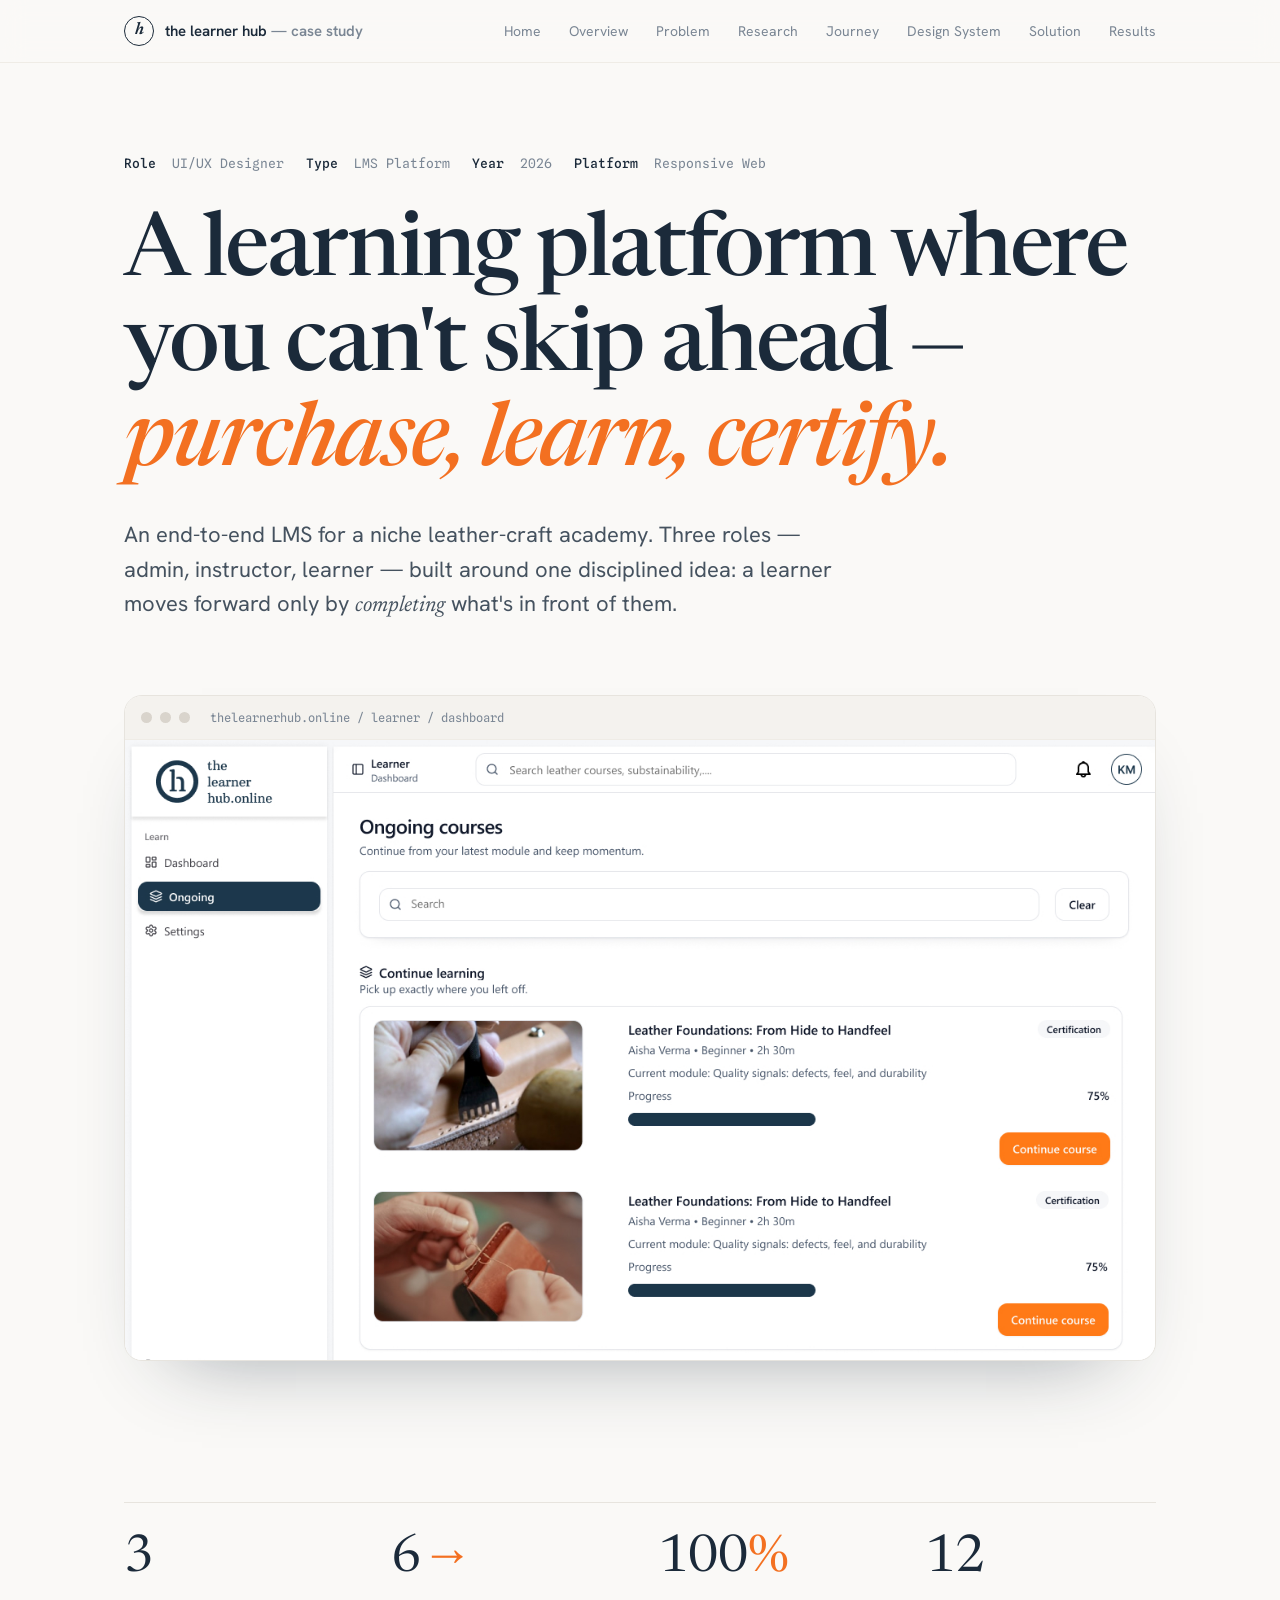
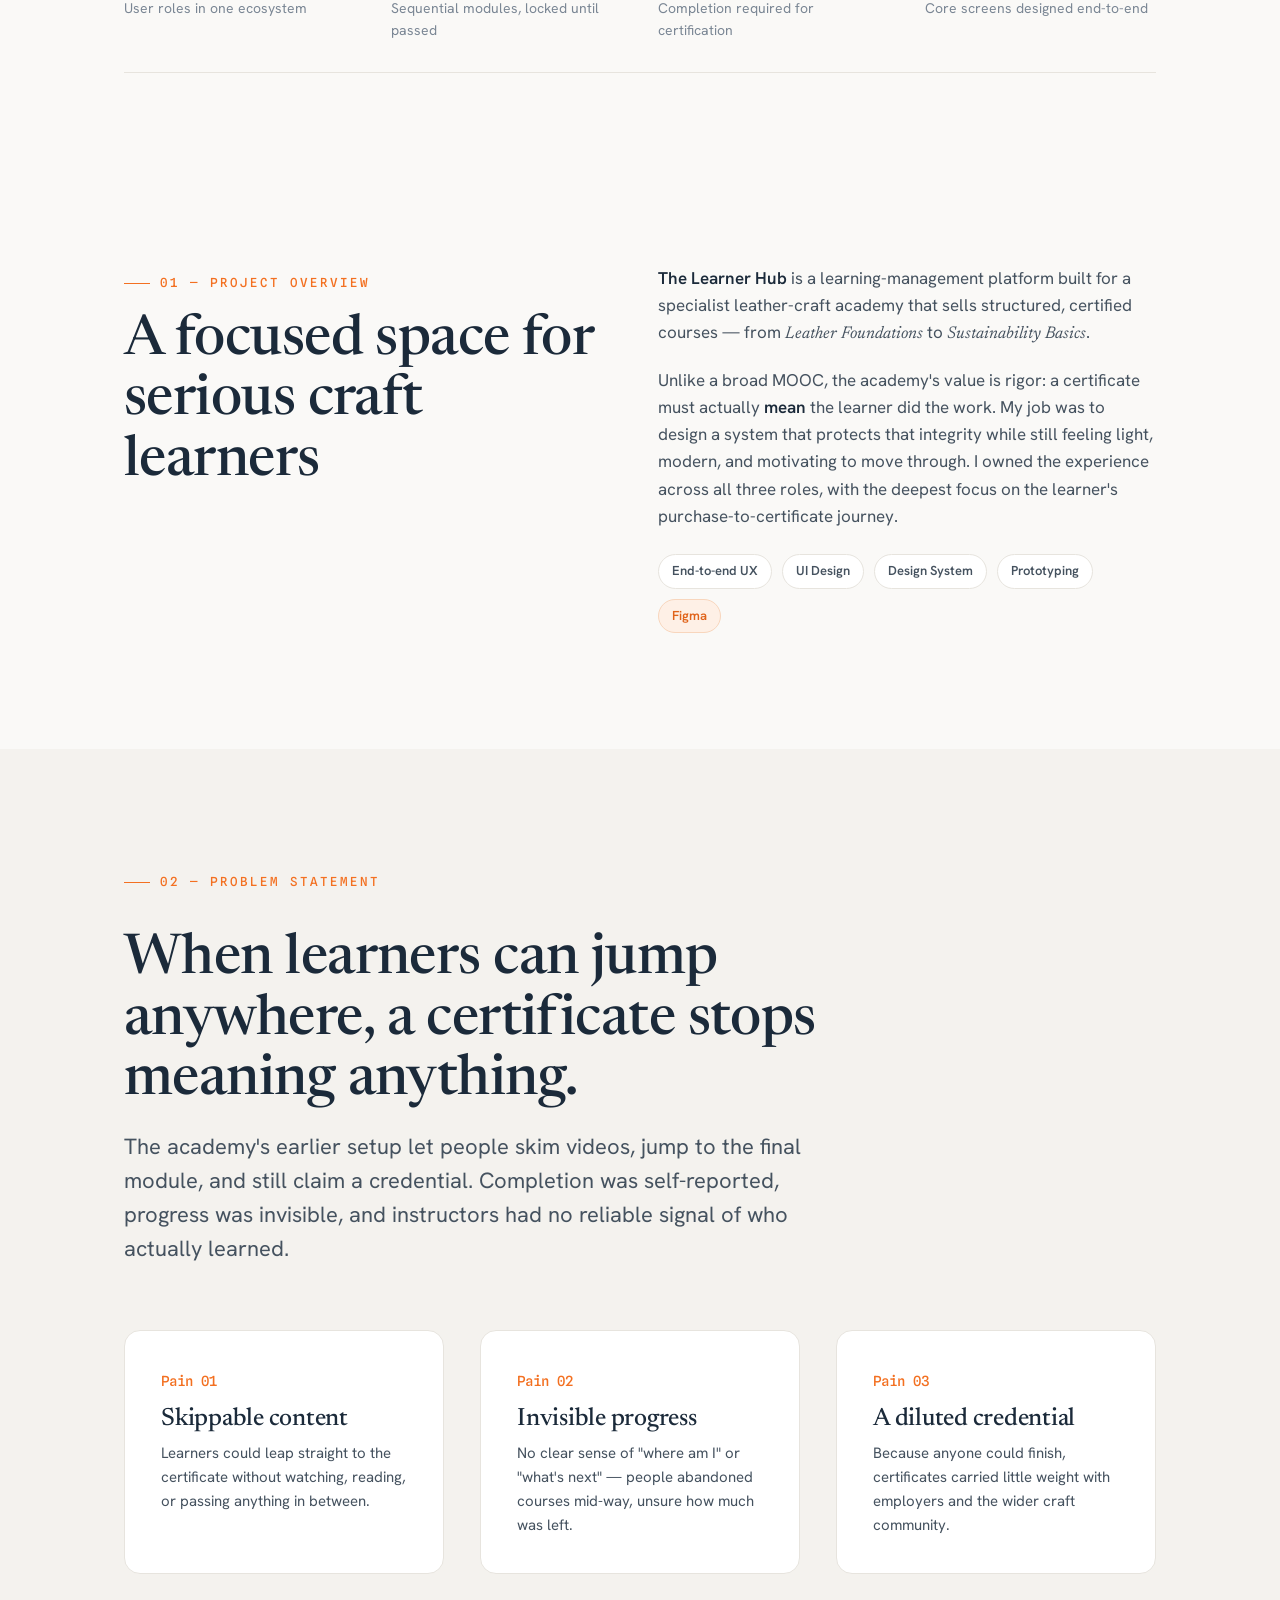
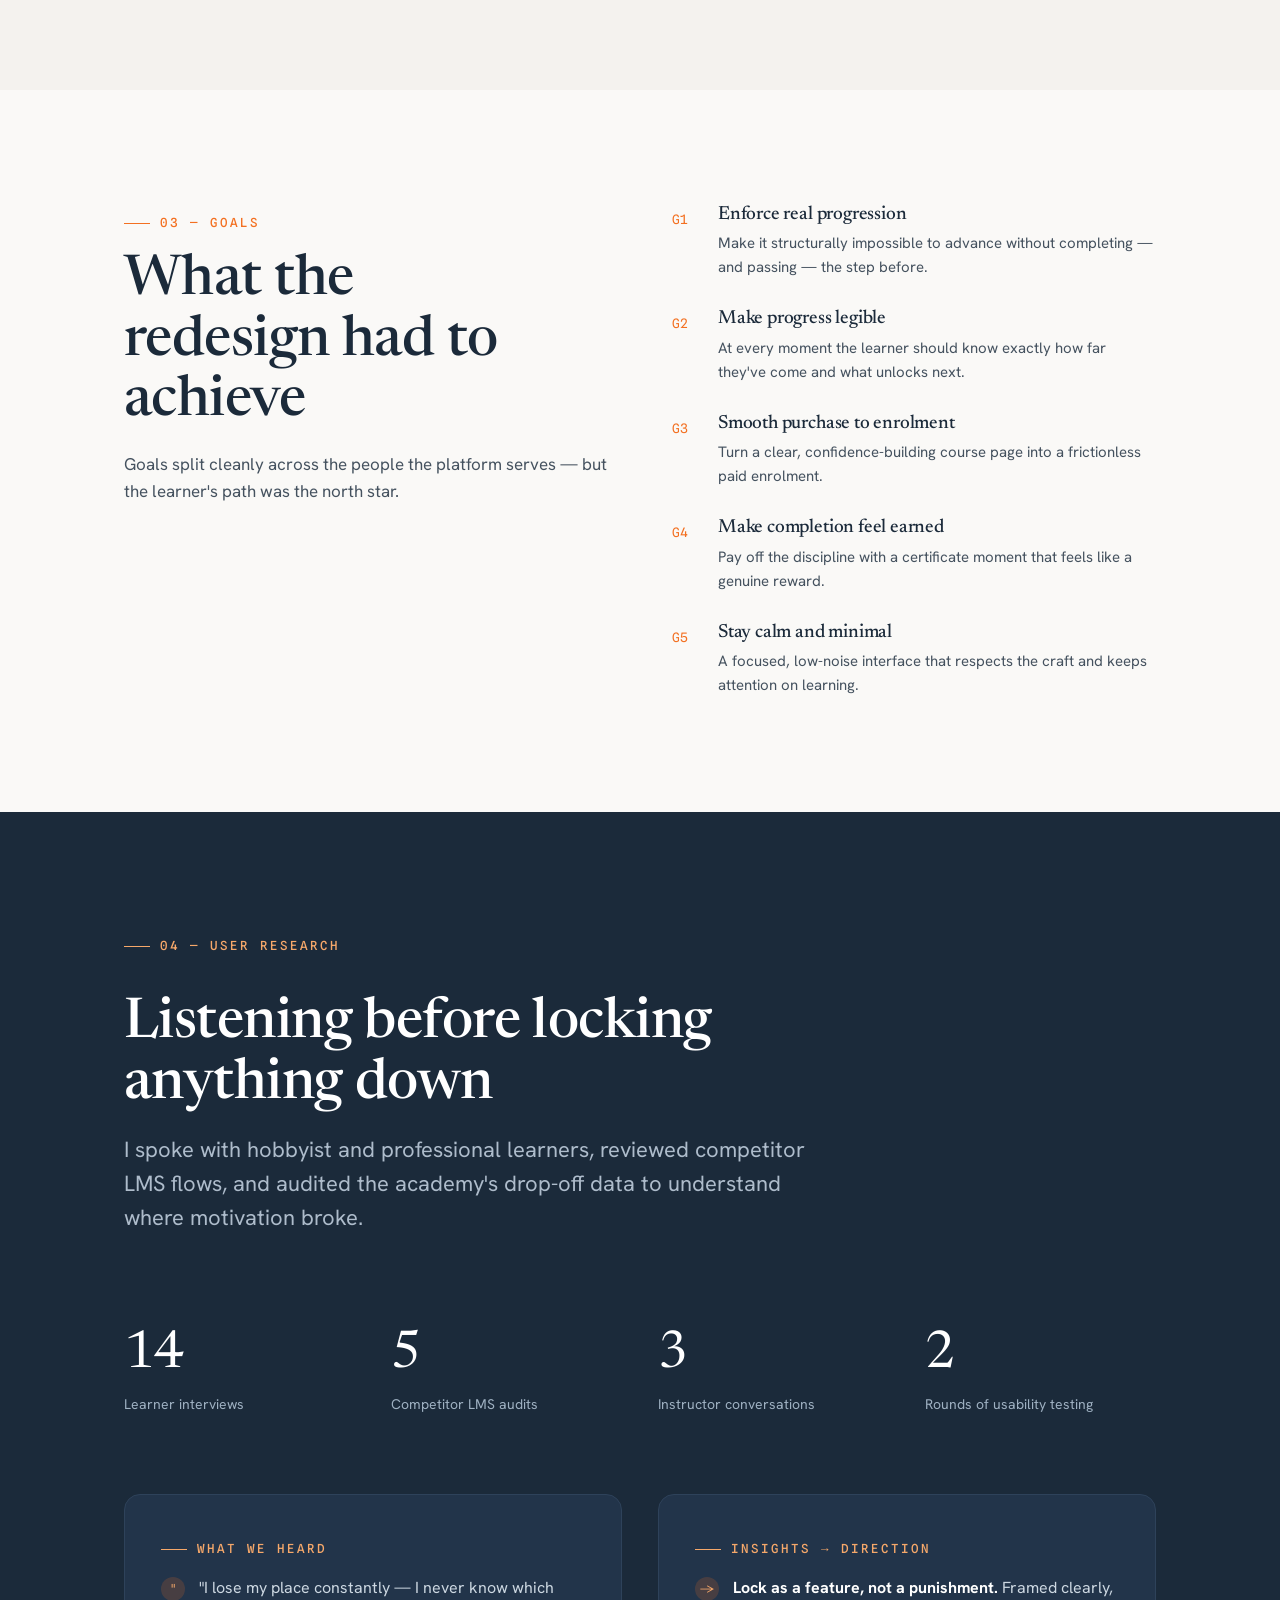
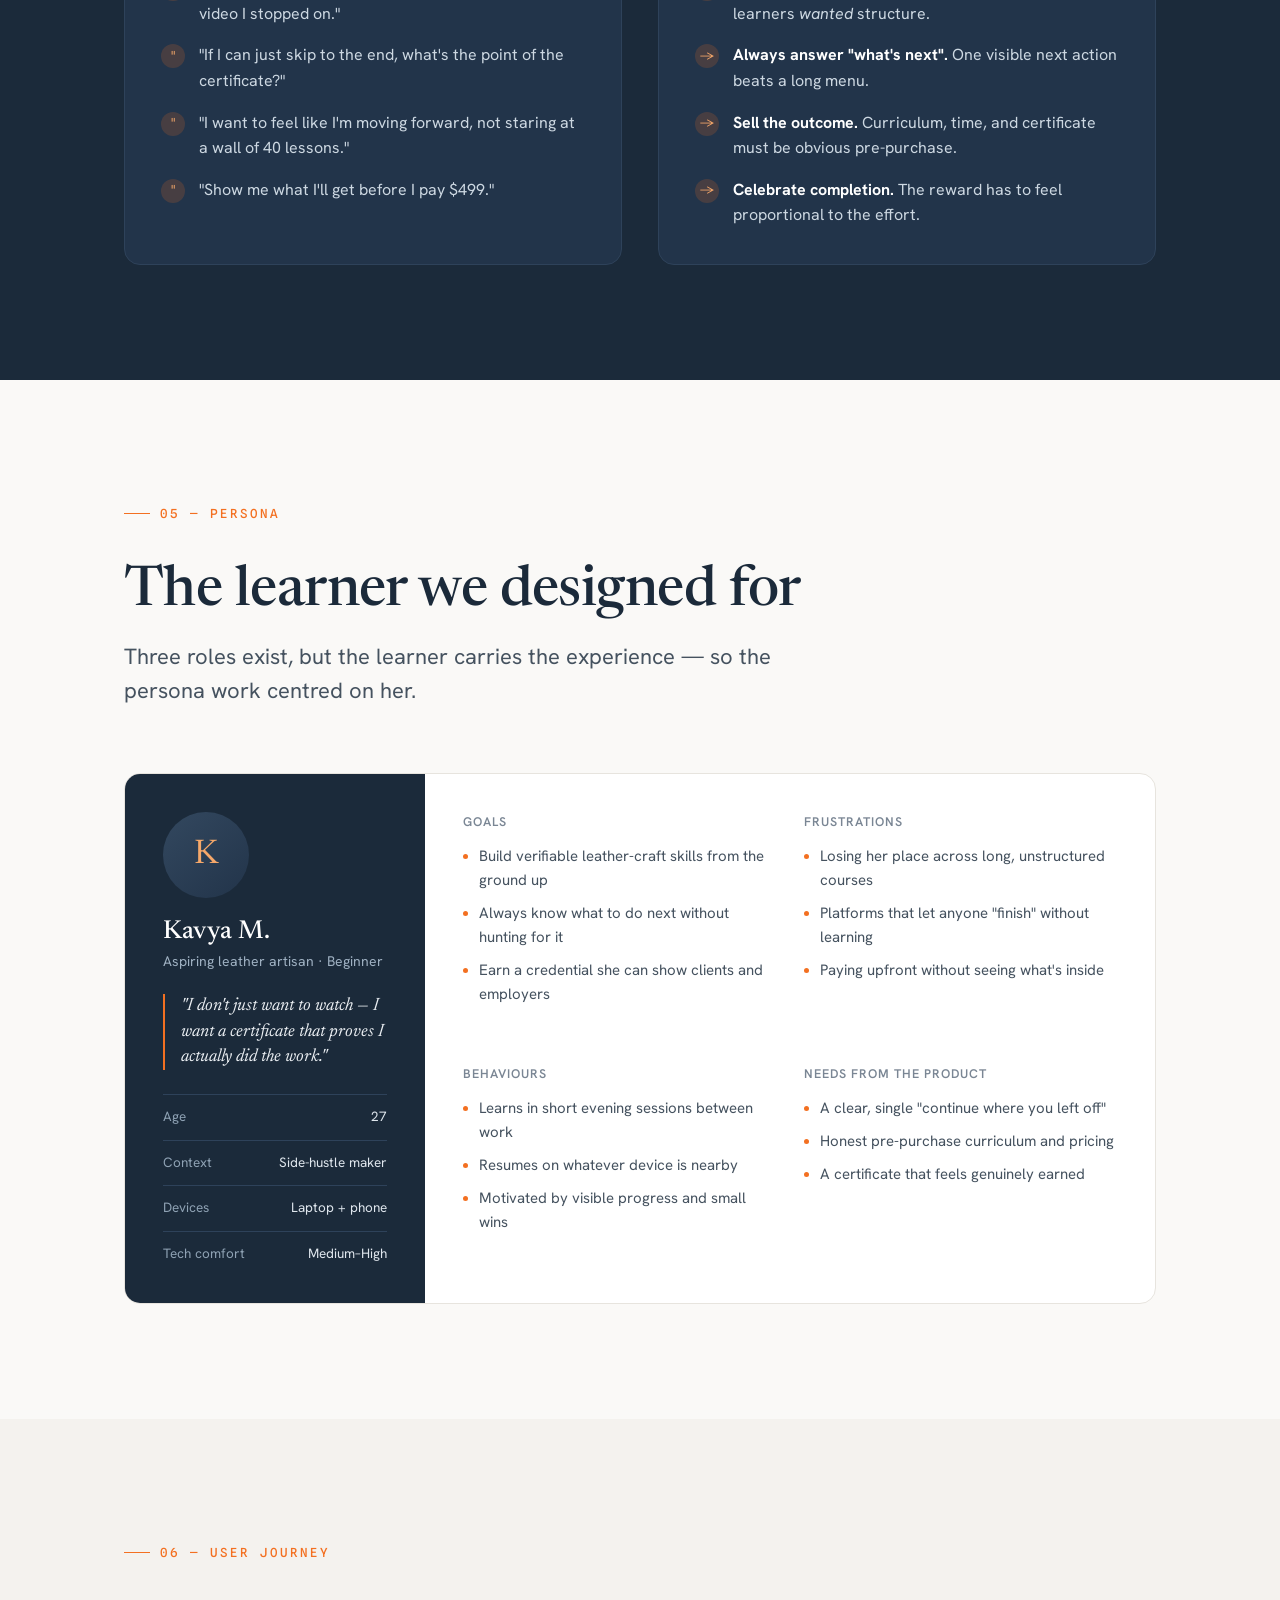
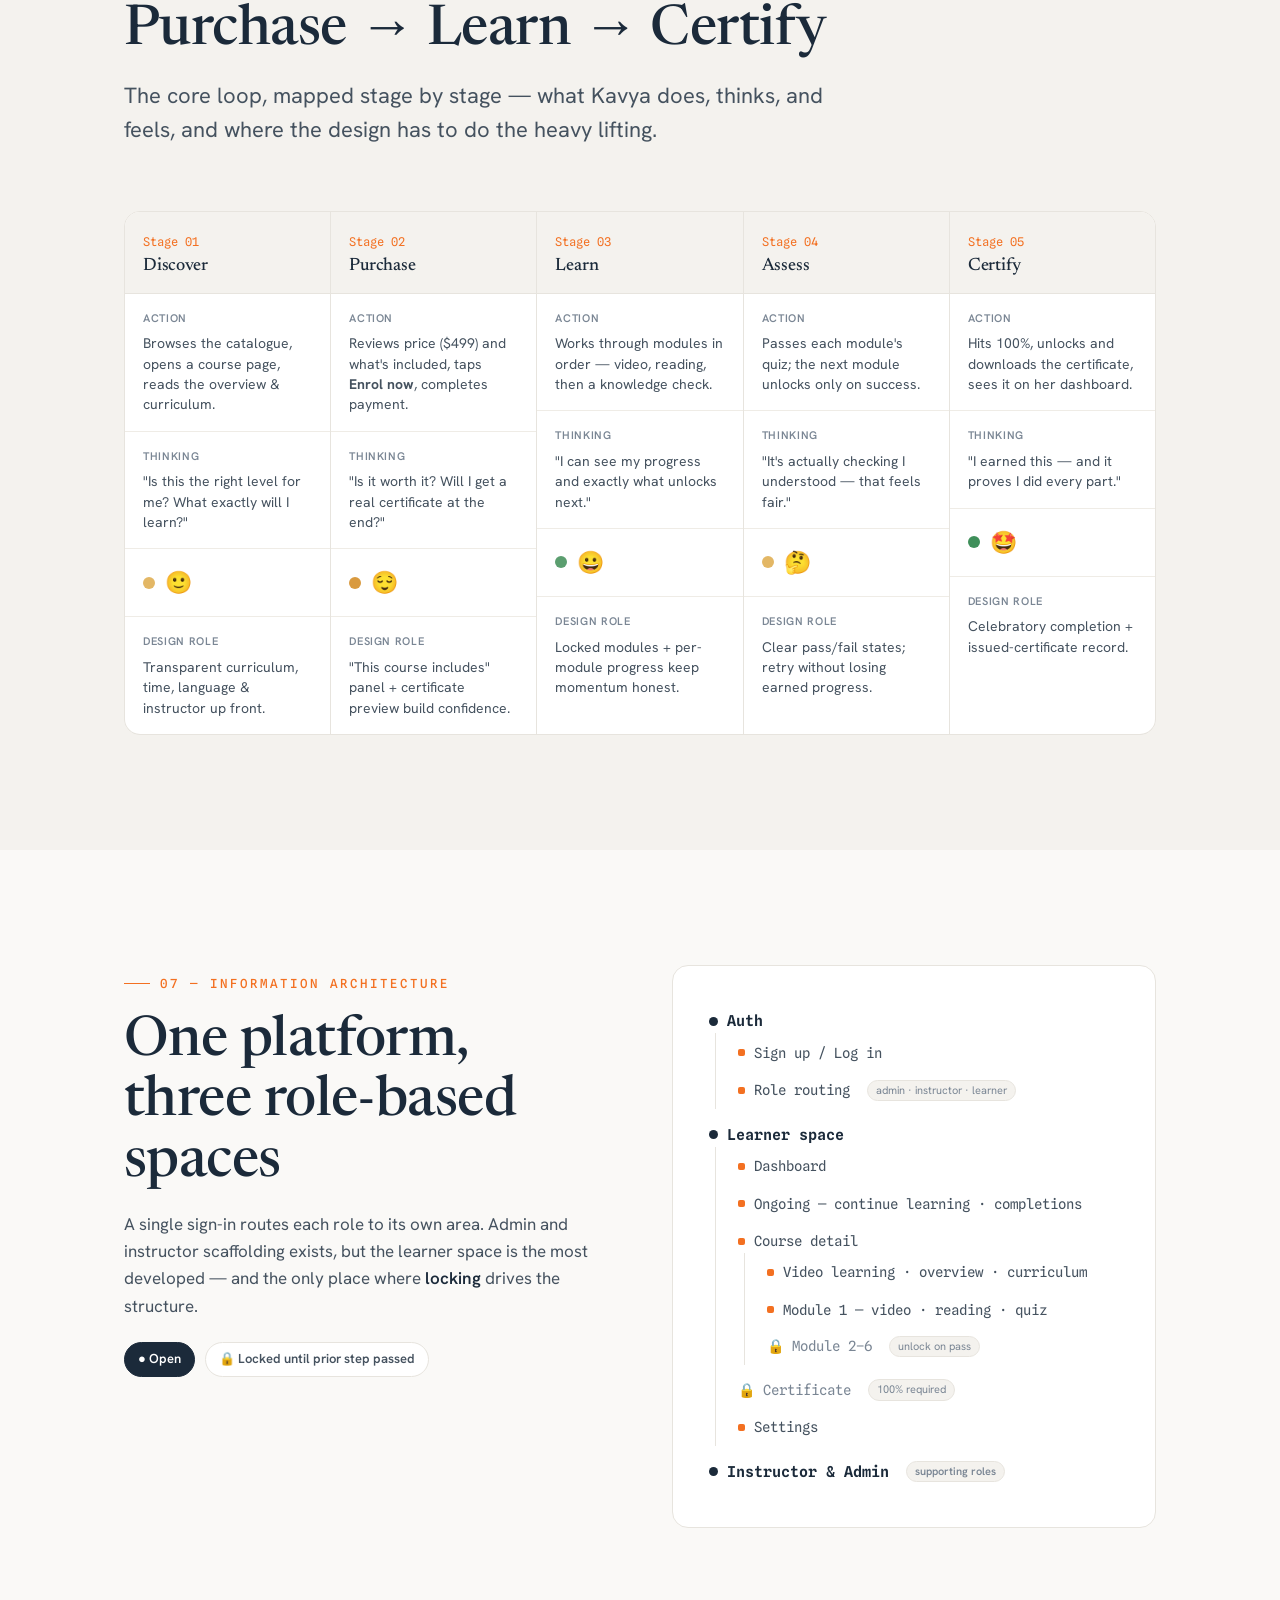
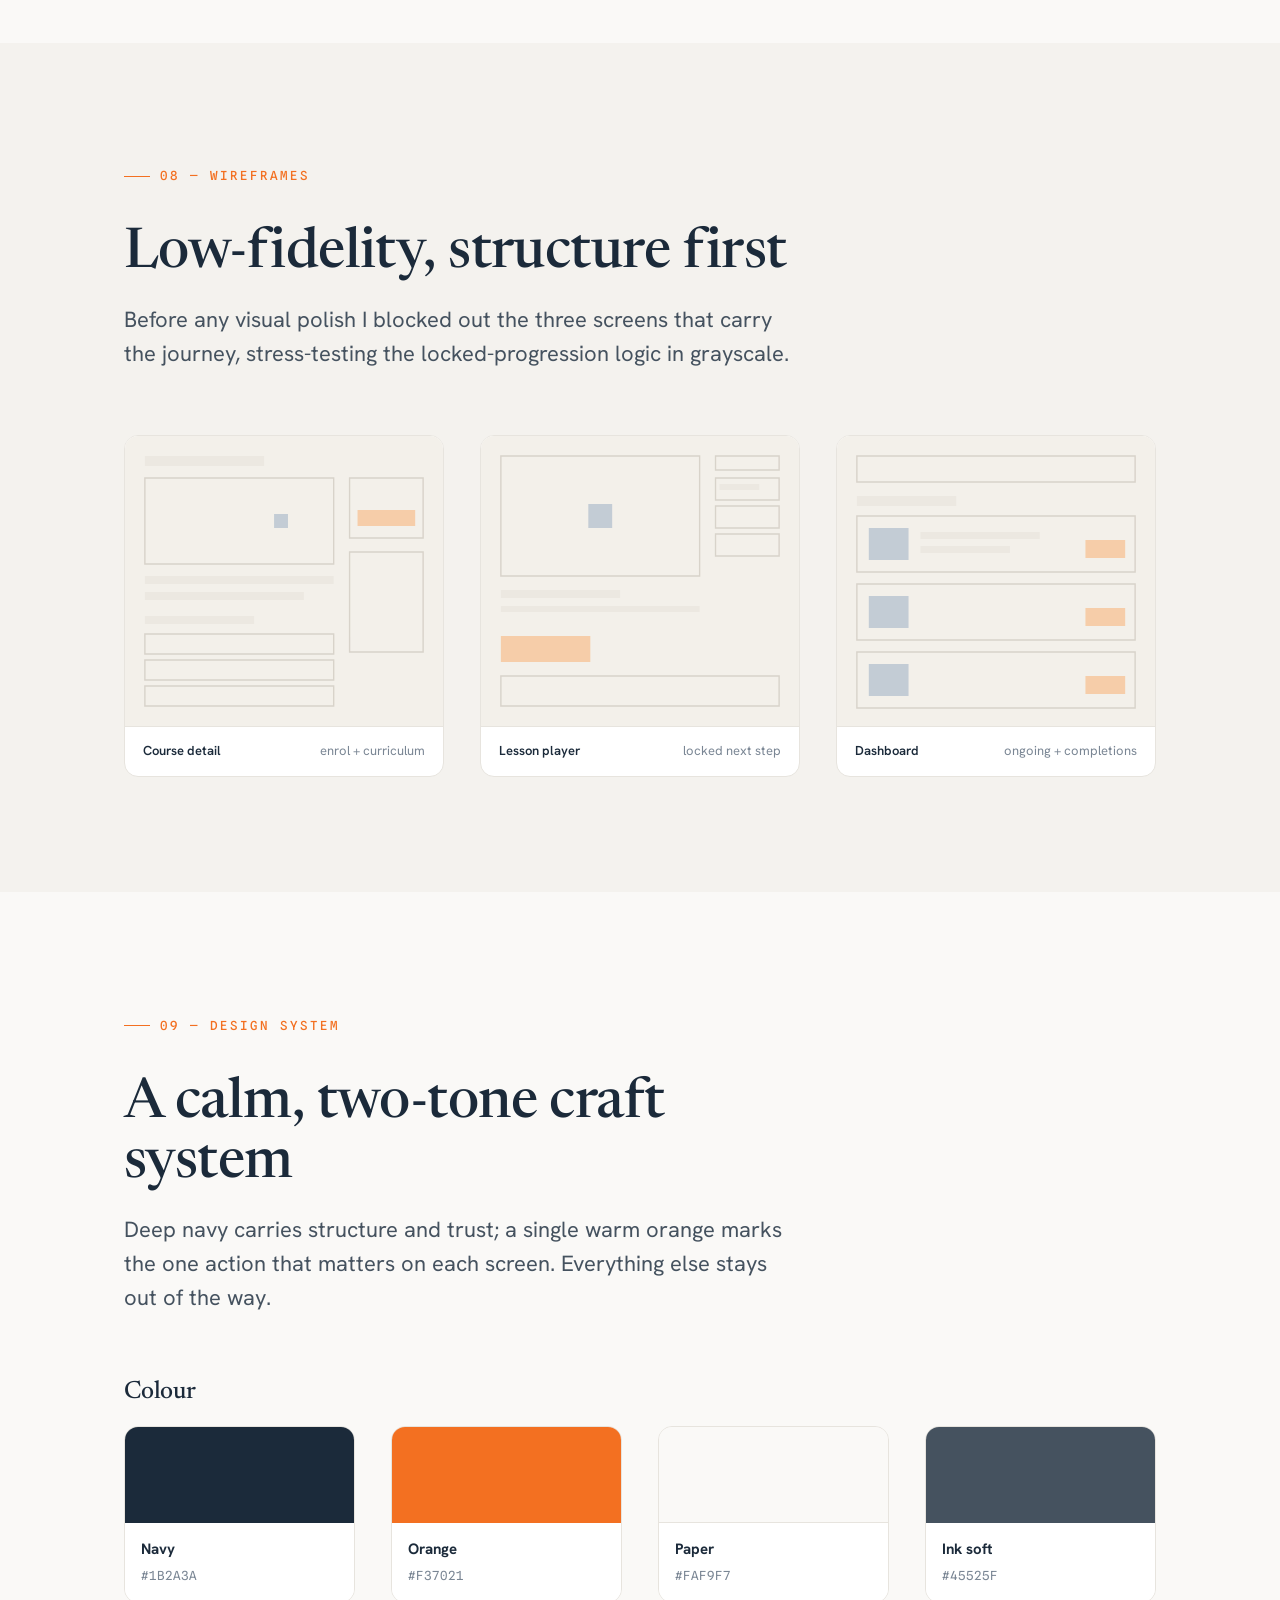
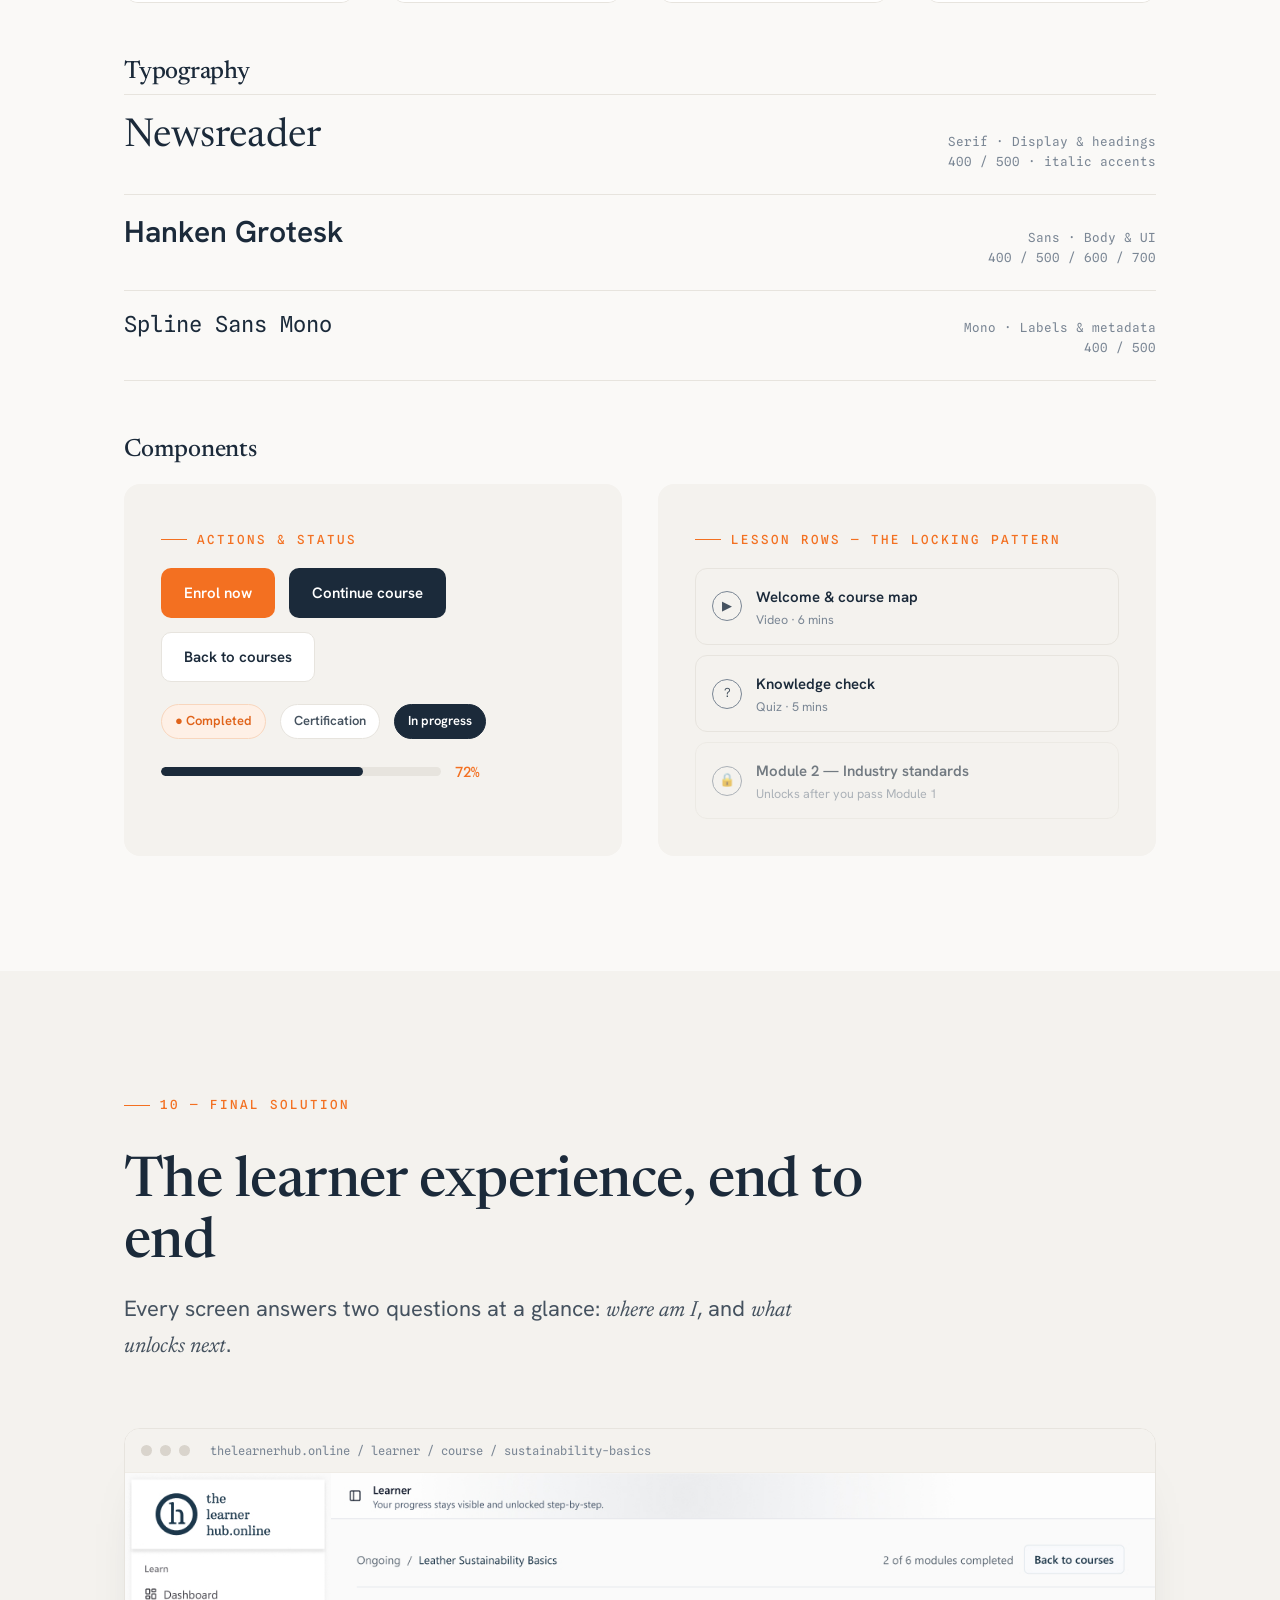
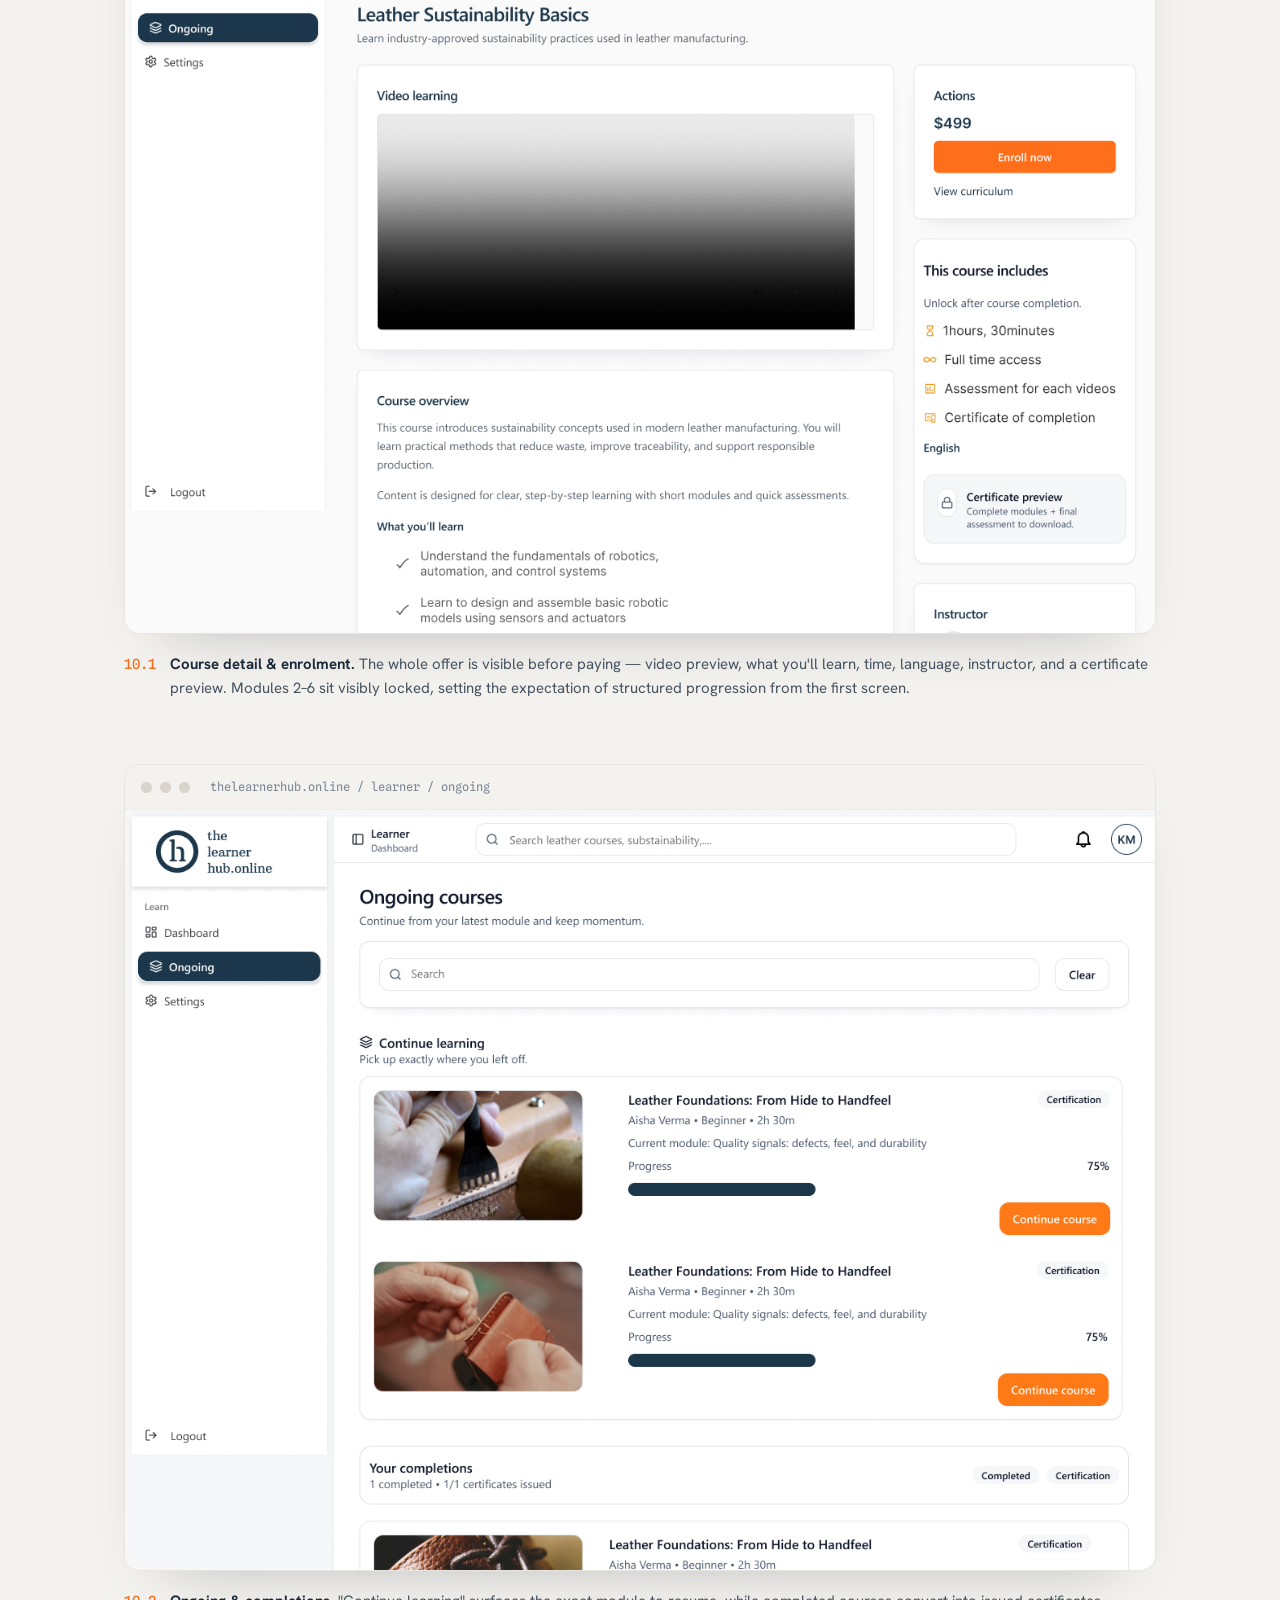
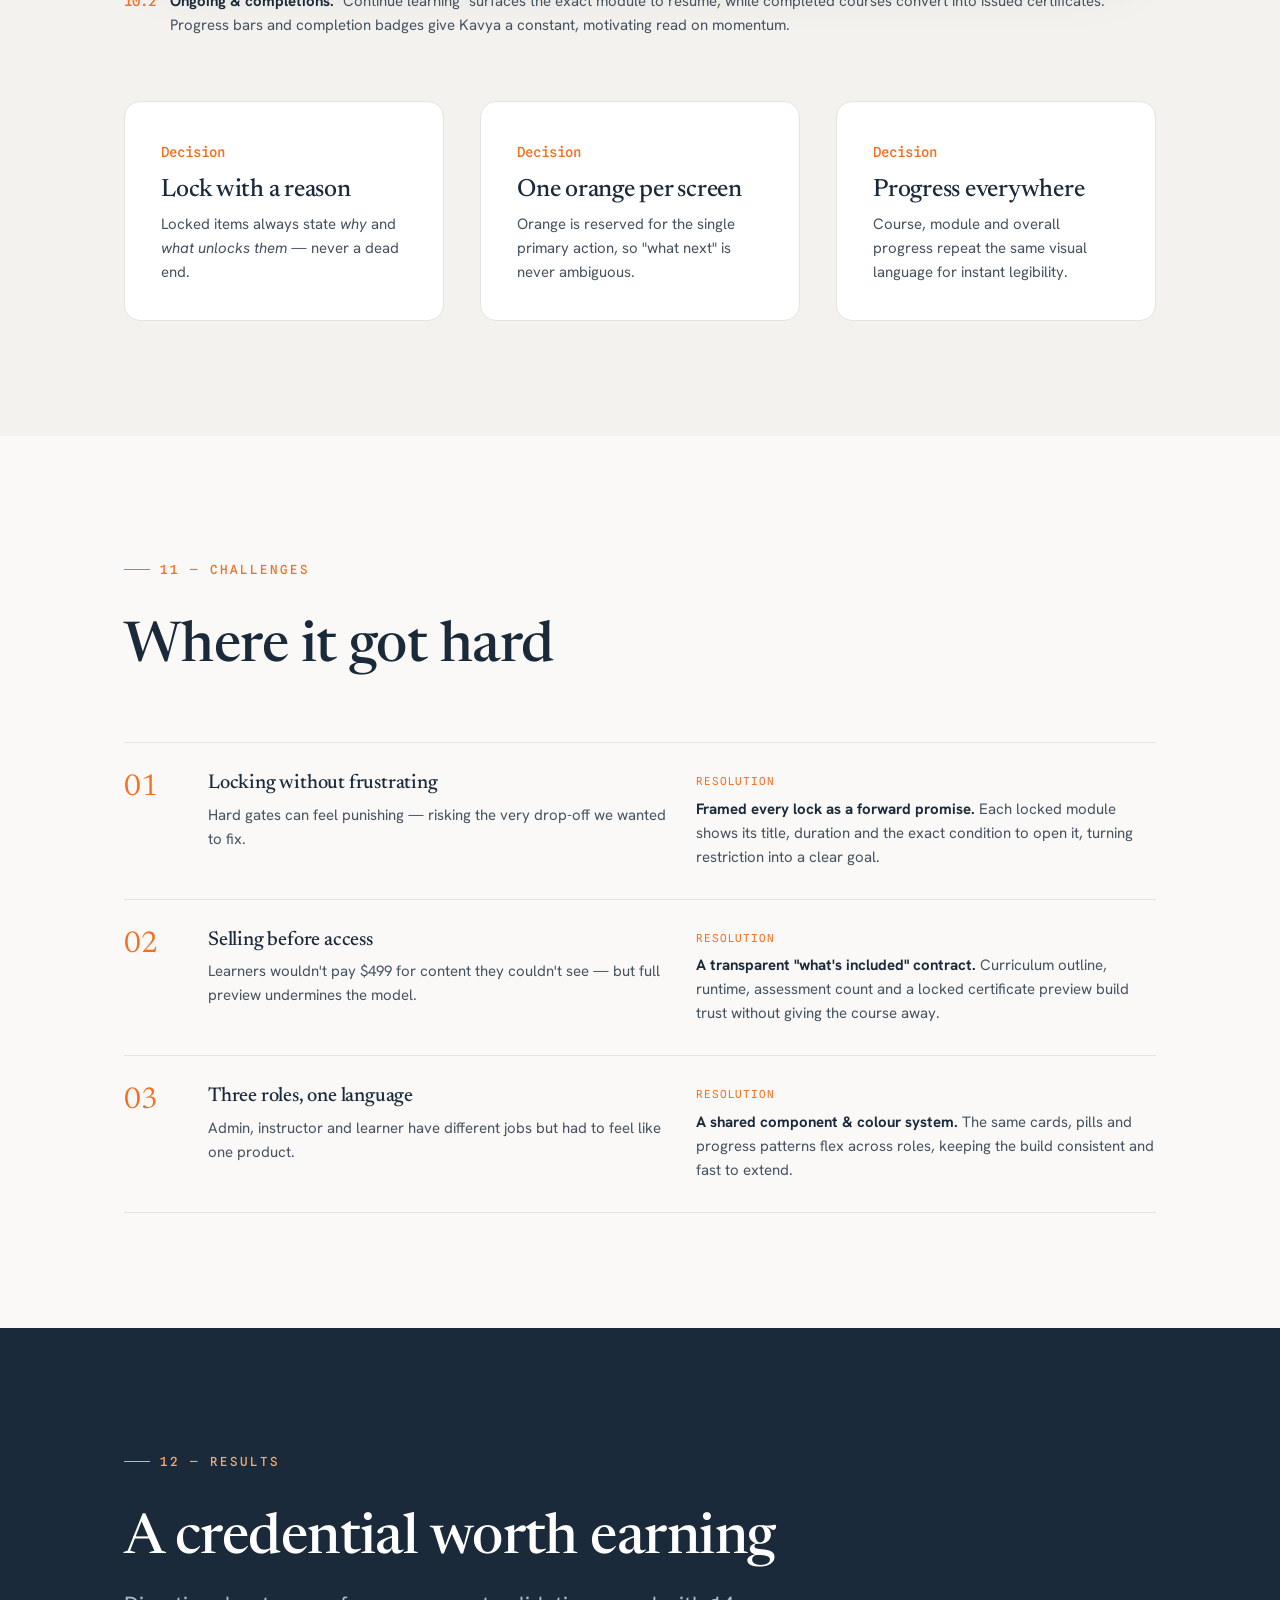
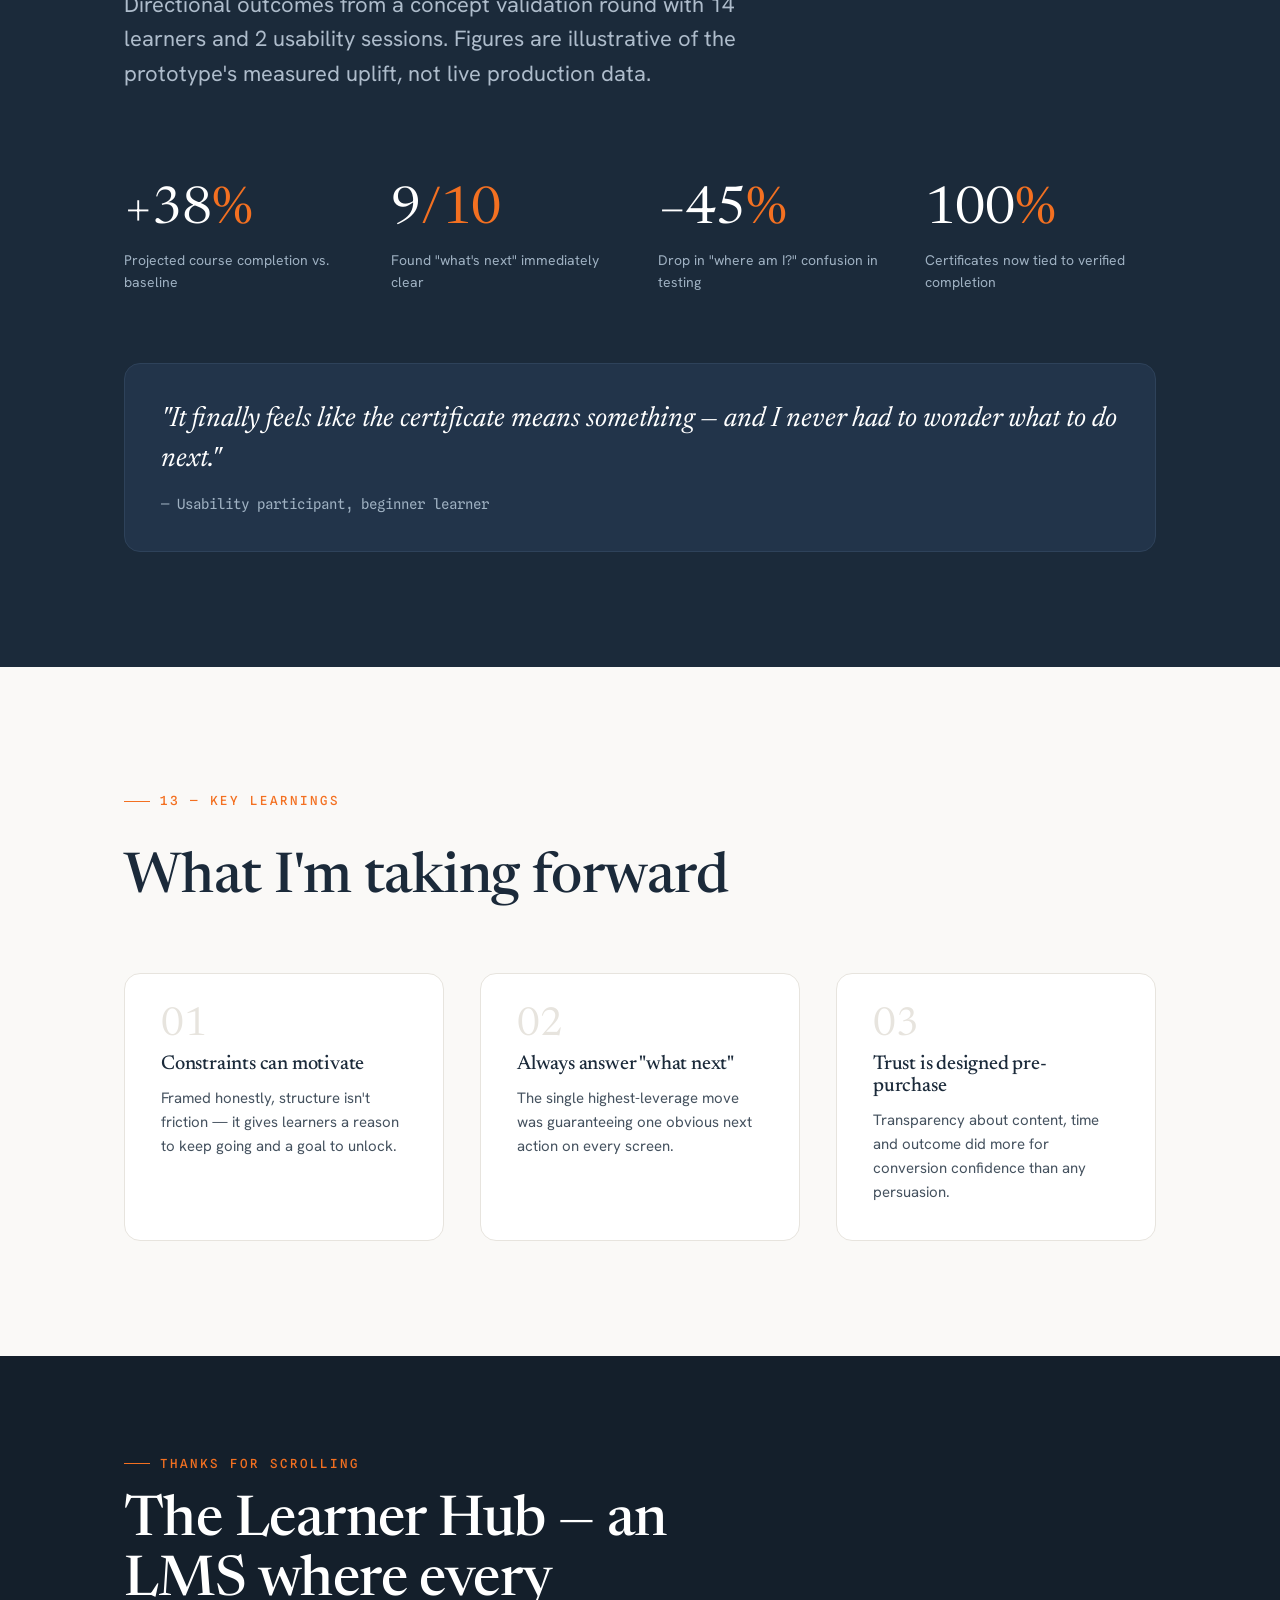
<file: LMS/LMS Case Study.html>
<!DOCTYPE html>
<html lang="en">
<head>
<meta charset="UTF-8" />
<meta name="viewport" content="width=device-width, initial-scale=1.0" />
<title>The Learner Hub — UX Case Study</title>
<link rel="preconnect" href="https://fonts.googleapis.com" />
<link rel="preconnect" href="https://fonts.gstatic.com" crossorigin />
<link href="https://fonts.googleapis.com/css2?family=Newsreader:ital,opsz,wght@0,6..72,400;0,6..72,500;0,6..72,600;1,6..72,400;1,6..72,500&family=Hanken+Grotesk:wght@400;500;600;700&family=Spline+Sans+Mono:wght@400;500&display=swap" rel="stylesheet" />
<link rel="stylesheet" href="case-study.css" />
<template id="__bundler_thumbnail" data-bg-color="#1b2a3a">
  <svg viewBox="0 0 1200 800" xmlns="http://www.w3.org/2000/svg">
    <rect width="1200" height="800" fill="#1b2a3a"/>
    <circle cx="600" cy="360" r="120" fill="none" stroke="#f37021" stroke-width="10"/>
    <text x="600" y="410" font-family="Georgia, serif" font-style="italic" font-size="150" fill="#faf9f7" text-anchor="middle">h</text>
    <text x="600" y="560" font-family="Georgia, serif" font-size="46" fill="#faf9f7" text-anchor="middle">the learner hub</text>
    <text x="600" y="610" font-family="monospace" font-size="22" fill="#f6a86a" text-anchor="middle" letter-spacing="6">UX CASE STUDY</text>
  </svg>
</template>
</head>
<body>

<!-- ============ TOP NAV ============ -->
<header class="topnav">
  <div class="wrap topnav__in">
    <a class="brandmark" href="#top">
      <span class="glyph">h</span>
      <span>the learner hub<span class="muted"> — case study</span></span>
    </a>
    <nav class="navlinks">
      <a href="../index.html">Home</a>
      <a href="#overview">Overview</a>
      <a href="#problem">Problem</a>
      <a href="#research">Research</a>
      <a href="#journey">Journey</a>
      <a href="#system">Design System</a>
      <a href="#solution">Solution</a>
      <a href="#results">Results</a>
    </nav>
    <span class="scrollbar" id="scrollbar"></span>
  </div>
</header>

<main id="top">

<!-- ============ HERO ============ -->
<section class="hero wrap" data-screen-label="Hero">
  <div class="hero__meta reveal">
    <span><b>Role</b> &nbsp;UI/UX Designer</span>
    <span><b>Type</b> &nbsp;LMS Platform</span>
    <span><b>Year</b> &nbsp;2026</span>
    <span><b>Platform</b> &nbsp;Responsive Web</span>
  </div>
  <h1 class="hero__title h-display reveal">
    A learning platform where you can't&nbsp;skip&nbsp;ahead — <em>purchase, learn, certify.</em>
  </h1>
  <p class="lead reveal">An end-to-end LMS for a niche leather-craft academy. Three roles — admin, instructor, learner — built around one disciplined idea: a learner moves forward only by <span class="serif-it">completing</span> what's in front of them.</p>

  <figure class="hero-figure reveal">
    <div class="browserbar">
      <i></i><i></i><i></i>
      <span class="url">thelearnerhub.online / learner / dashboard</span>
    </div>
    <img class="shot" src="assets/dashboard.jpg" alt="Learner dashboard showing ongoing courses and completions" loading="lazy" />
  </figure>
</section>

<!-- ============ STAT STRIP ============ -->
<section class="section--tight">
  <div class="wrap">
    <div class="grid cols-4 keep statgrid reveal">
      <div class="stat"><div class="n">3</div><div class="l">User roles in one ecosystem</div></div>
      <div class="stat"><div class="n">6<span class="u">→</span></div><div class="l">Sequential modules, locked until passed</div></div>
      <div class="stat"><div class="n">100<span class="u">%</span></div><div class="l">Completion required for certification</div></div>
      <div class="stat"><div class="n">12</div><div class="l">Core screens designed end-to-end</div></div>
    </div>
  </div>
</section>

<!-- ============ OVERVIEW ============ -->
<section class="section" id="overview">
  <div class="wrap grid cols-2" style="align-items:start">
    <div class="reveal">
      <p class="eyebrow">01 — Project Overview</p>
      <h2 class="h-1" style="margin-top:18px;max-width:14ch">A focused space for serious craft learners</h2>
    </div>
    <div class="reveal">
      <p class="body-text"><strong>The Learner Hub</strong> is a learning-management platform built for a specialist leather-craft academy that sells structured, certified courses — from <span class="serif-it">Leather Foundations</span> to <span class="serif-it">Sustainability Basics</span>.</p>
      <p class="body-text">Unlike a broad MOOC, the academy's value is rigor: a certificate must actually <strong>mean</strong> the learner did the work. My job was to design a system that protects that integrity while still feeling light, modern, and motivating to move through. I owned the experience across all three roles, with the deepest focus on the learner's purchase-to-certificate journey.</p>
      <div style="display:flex;flex-wrap:wrap;gap:10px;margin-top:24px">
        <span class="pill">End-to-end UX</span>
        <span class="pill">UI Design</span>
        <span class="pill">Design System</span>
        <span class="pill">Prototyping</span>
        <span class="pill pill--orange">Figma</span>
      </div>
    </div>
  </div>
</section>

<!-- ============ PROBLEM ============ -->
<section class="section section--paper2" id="problem">
  <div class="wrap">
    <div class="sec-head reveal" style="max-width:760px">
      <p class="eyebrow">02 — Problem Statement</p>
      <h2 class="h-1" style="margin-top:18px">When learners can jump anywhere, a certificate stops meaning anything.</h2>
      <p class="lead">The academy's earlier setup let people skim videos, jump to the final module, and still claim a credential. Completion was self-reported, progress was invisible, and instructors had no reliable signal of who actually learned.</p>
    </div>
    <div class="grid cols-3 keep">
      <div class="card reveal">
        <span class="num-tag">Pain 01</span>
        <h3 class="h-3" style="margin:12px 0 8px">Skippable content</h3>
        <p class="body-text" style="font-size:15px">Learners could leap straight to the certificate without watching, reading, or passing anything in between.</p>
      </div>
      <div class="card reveal">
        <span class="num-tag">Pain 02</span>
        <h3 class="h-3" style="margin:12px 0 8px">Invisible progress</h3>
        <p class="body-text" style="font-size:15px">No clear sense of "where am I" or "what's next" — people abandoned courses mid-way, unsure how much was left.</p>
      </div>
      <div class="card reveal">
        <span class="num-tag">Pain 03</span>
        <h3 class="h-3" style="margin:12px 0 8px">A diluted credential</h3>
        <p class="body-text" style="font-size:15px">Because anyone could finish, certificates carried little weight with employers and the wider craft community.</p>
      </div>
    </div>
  </div>
</section>

<!-- ============ GOALS ============ -->
<section class="section" id="goals">
  <div class="wrap grid cols-2" style="align-items:start;gap:clamp(28px,5vw,72px)">
    <div class="reveal" style="position:sticky;top:90px">
      <p class="eyebrow">03 — Goals</p>
      <h2 class="h-1" style="margin-top:18px;max-width:13ch">What the redesign had to achieve</h2>
      <p class="body-text" style="margin-top:18px">Goals split cleanly across the people the platform serves — but the learner's path was the north star.</p>
    </div>
    <div class="reveal" style="display:grid;gap:30px">
      <div class="goal"><div class="gn">G1</div><div><h4>Enforce real progression</h4><p>Make it structurally impossible to advance without completing — and passing — the step before.</p></div></div>
      <div class="goal"><div class="gn">G2</div><div><h4>Make progress legible</h4><p>At every moment the learner should know exactly how far they've come and what unlocks next.</p></div></div>
      <div class="goal"><div class="gn">G3</div><div><h4>Smooth purchase to enrolment</h4><p>Turn a clear, confidence-building course page into a frictionless paid enrolment.</p></div></div>
      <div class="goal"><div class="gn">G4</div><div><h4>Make completion feel earned</h4><p>Pay off the discipline with a certificate moment that feels like a genuine reward.</p></div></div>
      <div class="goal"><div class="gn">G5</div><div><h4>Stay calm and minimal</h4><p>A focused, low-noise interface that respects the craft and keeps attention on learning.</p></div></div>
    </div>
  </div>
</section>

<!-- ============ RESEARCH ============ -->
<section class="section section--navy" id="research">
  <div class="wrap">
    <div class="sec-head reveal" style="max-width:760px">
      <p class="eyebrow">04 — User Research</p>
      <h2 class="h-1" style="margin-top:18px;color:#fff">Listening before locking anything down</h2>
      <p class="lead" style="color:#aebccb">I spoke with hobbyist and professional learners, reviewed competitor LMS flows, and audited the academy's drop-off data to understand where motivation broke.</p>
    </div>
    <div class="grid cols-4 keep" style="margin-bottom:48px">
      <div class="stat"><div class="n">14</div><div class="l">Learner interviews</div></div>
      <div class="stat"><div class="n">5</div><div class="l">Competitor LMS audits</div></div>
      <div class="stat"><div class="n">3</div><div class="l">Instructor conversations</div></div>
      <div class="stat"><div class="n">2</div><div class="l">Rounds of usability testing</div></div>
    </div>
    <div class="grid cols-2">
      <div class="card reveal">
        <p class="eyebrow" style="margin-bottom:16px">What we heard</p>
        <ul class="checklist">
          <li><span class="tick">"</span><span>"I lose my place constantly — I never know which video I stopped on."</span></li>
          <li><span class="tick">"</span><span>"If I can just skip to the end, what's the point of the certificate?"</span></li>
          <li><span class="tick">"</span><span>"I want to feel like I'm moving forward, not staring at a wall of 40 lessons."</span></li>
          <li><span class="tick">"</span><span>"Show me what I'll get before I pay $499."</span></li>
        </ul>
      </div>
      <div class="card reveal">
        <p class="eyebrow" style="margin-bottom:16px">Insights → direction</p>
        <ul class="checklist">
          <li><span class="tick">→</span><span><b style="color:#fff">Lock as a feature, not a punishment.</b> Framed clearly, learners <em>wanted</em> structure.</span></li>
          <li><span class="tick">→</span><span><b style="color:#fff">Always answer "what's next".</b> One visible next action beats a long menu.</span></li>
          <li><span class="tick">→</span><span><b style="color:#fff">Sell the outcome.</b> Curriculum, time, and certificate must be obvious pre-purchase.</span></li>
          <li><span class="tick">→</span><span><b style="color:#fff">Celebrate completion.</b> The reward has to feel proportional to the effort.</span></li>
        </ul>
      </div>
    </div>
  </div>
</section>

<!-- ============ PERSONA ============ -->
<section class="section" id="persona">
  <div class="wrap">
    <div class="sec-head reveal" style="max-width:680px">
      <p class="eyebrow">05 — Persona</p>
      <h2 class="h-1" style="margin-top:18px">The learner we designed for</h2>
      <p class="lead">Three roles exist, but the learner carries the experience — so the persona work centred on her.</p>
    </div>
    <div class="card persona reveal">
      <div class="persona__side">
        <div class="persona__avatar">K</div>
        <h3>Kavya M.</h3>
        <div class="persona__role">Aspiring leather artisan · Beginner</div>
        <p class="persona__quote">"I don't just want to watch — I want a certificate that proves I actually did the work."</p>
        <div class="persona__meta">
          <div><span>Age</span><span>27</span></div>
          <div><span>Context</span><span>Side-hustle maker</span></div>
          <div><span>Devices</span><span>Laptop + phone</span></div>
          <div><span>Tech comfort</span><span>Medium–High</span></div>
        </div>
      </div>
      <div class="persona__body">
        <div>
          <h5>Goals</h5>
          <ul>
            <li>Build verifiable leather-craft skills from the ground up</li>
            <li>Always know what to do next without hunting for it</li>
            <li>Earn a credential she can show clients and employers</li>
          </ul>
        </div>
        <div>
          <h5>Frustrations</h5>
          <ul>
            <li>Losing her place across long, unstructured courses</li>
            <li>Platforms that let anyone "finish" without learning</li>
            <li>Paying upfront without seeing what's inside</li>
          </ul>
        </div>
        <div>
          <h5>Behaviours</h5>
          <ul>
            <li>Learns in short evening sessions between work</li>
            <li>Resumes on whatever device is nearby</li>
            <li>Motivated by visible progress and small wins</li>
          </ul>
        </div>
        <div>
          <h5>Needs from the product</h5>
          <ul>
            <li>A clear, single "continue where you left off"</li>
            <li>Honest pre-purchase curriculum and pricing</li>
            <li>A certificate that feels genuinely earned</li>
          </ul>
        </div>
      </div>
    </div>
  </div>
</section>

<!-- ============ USER JOURNEY ============ -->
<section class="section section--paper2" id="journey">
  <div class="wrap">
    <div class="sec-head reveal" style="max-width:760px">
      <p class="eyebrow">06 — User Journey</p>
      <h2 class="h-1" style="margin-top:18px">Purchase → Learn → Certify</h2>
      <p class="lead">The core loop, mapped stage by stage — what Kavya does, thinks, and feels, and where the design has to do the heavy lifting.</p>
    </div>
    <div class="journey reveal">
      <!-- Stage 1 -->
      <div class="jstage">
        <div class="jstage__top"><div class="jstage__n">Stage 01</div><h4>Discover</h4></div>
        <div class="jrow"><div class="k">Action</div><p>Browses the catalogue, opens a course page, reads the overview & curriculum.</p></div>
        <div class="jrow"><div class="k">Thinking</div><p>"Is this the right level for me? What exactly will I learn?"</p></div>
        <div class="jrow jrow--emo"><span class="emo-dot" style="background:#e3b765"></span><span class="emoji-face">🙂</span></div>
        <div class="jrow"><div class="k">Design role</div><p>Transparent curriculum, time, language & instructor up front.</p></div>
      </div>
      <!-- Stage 2 -->
      <div class="jstage">
        <div class="jstage__top"><div class="jstage__n">Stage 02</div><h4>Purchase</h4></div>
        <div class="jrow"><div class="k">Action</div><p>Reviews price ($499) and what's included, taps <b>Enrol now</b>, completes payment.</p></div>
        <div class="jrow"><div class="k">Thinking</div><p>"Is it worth it? Will I get a real certificate at the end?"</p></div>
        <div class="jrow jrow--emo"><span class="emo-dot" style="background:#d99a3f"></span><span class="emoji-face">😌</span></div>
        <div class="jrow"><div class="k">Design role</div><p>"This course includes" panel + certificate preview build confidence.</p></div>
      </div>
      <!-- Stage 3 -->
      <div class="jstage">
        <div class="jstage__top"><div class="jstage__n">Stage 03</div><h4>Learn</h4></div>
        <div class="jrow"><div class="k">Action</div><p>Works through modules in order — video, reading, then a knowledge check.</p></div>
        <div class="jrow"><div class="k">Thinking</div><p>"I can see my progress and exactly what unlocks next."</p></div>
        <div class="jrow jrow--emo"><span class="emo-dot" style="background:#5b9e6f"></span><span class="emoji-face">😀</span></div>
        <div class="jrow"><div class="k">Design role</div><p>Locked modules + per-module progress keep momentum honest.</p></div>
      </div>
      <!-- Stage 4 -->
      <div class="jstage">
        <div class="jstage__top"><div class="jstage__n">Stage 04</div><h4>Assess</h4></div>
        <div class="jrow"><div class="k">Action</div><p>Passes each module's quiz; the next module unlocks only on success.</p></div>
        <div class="jrow"><div class="k">Thinking</div><p>"It's actually checking I understood — that feels fair."</p></div>
        <div class="jrow jrow--emo"><span class="emo-dot" style="background:#e3b765"></span><span class="emoji-face">🤔</span></div>
        <div class="jrow"><div class="k">Design role</div><p>Clear pass/fail states; retry without losing earned progress.</p></div>
      </div>
      <!-- Stage 5 -->
      <div class="jstage">
        <div class="jstage__top"><div class="jstage__n">Stage 05</div><h4>Certify</h4></div>
        <div class="jrow"><div class="k">Action</div><p>Hits 100%, unlocks and downloads the certificate, sees it on her dashboard.</p></div>
        <div class="jrow"><div class="k">Thinking</div><p>"I earned this — and it proves I did every part."</p></div>
        <div class="jrow jrow--emo"><span class="emo-dot" style="background:#3f8f5a"></span><span class="emoji-face">🤩</span></div>
        <div class="jrow"><div class="k">Design role</div><p>Celebratory completion + issued-certificate record.</p></div>
      </div>
    </div>
  </div>
</section>

<!-- ============ INFORMATION ARCHITECTURE ============ -->
<section class="section" id="ia">
  <div class="wrap grid cols-2" style="align-items:start;gap:clamp(28px,5vw,72px)">
    <div class="reveal">
      <p class="eyebrow">07 — Information Architecture</p>
      <h2 class="h-1" style="margin-top:18px;max-width:13ch">One platform, three role-based spaces</h2>
      <p class="body-text" style="margin-top:18px">A single sign-in routes each role to its own area. Admin and instructor scaffolding exists, but the learner space is the most developed — and the only place where <strong>locking</strong> drives the structure.</p>
      <div style="display:flex;flex-wrap:wrap;gap:10px;margin-top:22px">
        <span class="pill pill--navy">● Open</span>
        <span class="pill">🔒 Locked until prior step passed</span>
      </div>
    </div>
    <div class="ia card reveal">
      <ul>
        <li class="lvl1"><span class="node"><span class="dot"></span>Auth</span>
          <ul>
            <li><span class="node"><span class="dot"></span>Sign up / Log in</span></li>
            <li><span class="node"><span class="dot"></span>Role routing <span class="tag">admin · instructor · learner</span></span></li>
          </ul>
        </li>
        <li class="lvl1"><span class="node"><span class="dot"></span>Learner space</span>
          <ul>
            <li><span class="node"><span class="dot"></span>Dashboard</span></li>
            <li><span class="node"><span class="dot"></span>Ongoing — continue learning · completions</span></li>
            <li><span class="node"><span class="dot"></span>Course detail</span>
              <ul>
                <li><span class="node"><span class="dot"></span>Video learning · overview · curriculum</span></li>
                <li><span class="node"><span class="dot"></span>Module 1 — video · reading · quiz</span></li>
                <li><span class="node locked">🔒 Module 2–6 <span class="tag">unlock on pass</span></span></li>
              </ul>
            </li>
            <li><span class="node locked">🔒 Certificate <span class="tag">100% required</span></span></li>
            <li><span class="node"><span class="dot"></span>Settings</span></li>
          </ul>
        </li>
        <li class="lvl1"><span class="node"><span class="dot"></span>Instructor &amp; Admin <span class="tag">supporting roles</span></span></li>
      </ul>
    </div>
  </div>
</section>

<!-- ============ WIREFRAMES ============ -->
<section class="section section--paper2" id="wireframes">
  <div class="wrap">
    <div class="sec-head reveal" style="max-width:680px">
      <p class="eyebrow">08 — Wireframes</p>
      <h2 class="h-1" style="margin-top:18px">Low-fidelity, structure first</h2>
      <p class="lead">Before any visual polish I blocked out the three screens that carry the journey, stress-testing the locked-progression logic in grayscale.</p>
    </div>
    <div class="grid cols-3 keep">
      <!-- WF 1: course detail -->
      <div class="wire reveal">
        <svg class="wf" viewBox="0 0 320 290" preserveAspectRatio="none" role="img" aria-label="Course detail wireframe">
          <rect class="wf-fill-2" x="0" y="0" width="320" height="290"/>
          <rect class="wf-fill" x="20" y="20" width="120" height="10"/>
          <rect class="wf-line" x="20" y="42" width="190" height="86"/>
          <rect class="wf-navy" x="150" y="78" width="14" height="14"/>
          <rect class="wf-fill" x="20" y="140" width="190" height="8"/>
          <rect class="wf-fill" x="20" y="156" width="160" height="8"/>
          <rect class="wf-fill" x="20" y="180" width="110" height="8"/>
          <rect class="wf-line" x="20" y="198" width="190" height="20"/>
          <rect class="wf-line" x="20" y="224" width="190" height="20"/>
          <rect class="wf-line" x="20" y="250" width="190" height="20"/>
          <rect class="wf-line" x="226" y="42" width="74" height="60"/>
          <rect class="wf-accent" x="234" y="74" width="58" height="16"/>
          <rect class="wf-line" x="226" y="116" width="74" height="100"/>
        </svg>
        <div class="wire__cap"><b>Course detail</b><span>enrol + curriculum</span></div>
      </div>
      <!-- WF 2: lesson player -->
      <div class="wire reveal">
        <svg class="wf" viewBox="0 0 320 290" preserveAspectRatio="none" role="img" aria-label="Lesson player wireframe">
          <rect class="wf-fill-2" x="0" y="0" width="320" height="290"/>
          <rect class="wf-line" x="20" y="20" width="200" height="120"/>
          <rect class="wf-navy" x="108" y="68" width="24" height="24"/>
          <rect class="wf-fill" x="20" y="154" width="120" height="8"/>
          <rect class="wf-fill" x="20" y="170" width="200" height="6"/>
          <rect class="wf-line" x="236" y="20" width="64" height="14"/>
          <rect class="wf-line" x="236" y="42" width="64" height="22"/>
          <rect class="wf-fill" x="240" y="48" width="40" height="6"/>
          <rect class="wf-line" x="236" y="70" width="64" height="22"/>
          <rect class="wf-line" x="236" y="98" width="64" height="22"/>
          <rect class="wf-accent" x="20" y="200" width="90" height="26"/>
          <rect class="wf-line" x="20" y="240" width="280" height="30"/>
        </svg>
        <div class="wire__cap"><b>Lesson player</b><span>locked next step</span></div>
      </div>
      <!-- WF 3: dashboard -->
      <div class="wire reveal">
        <svg class="wf" viewBox="0 0 320 290" preserveAspectRatio="none" role="img" aria-label="Dashboard wireframe">
          <rect class="wf-fill-2" x="0" y="0" width="320" height="290"/>
          <rect class="wf-line" x="20" y="20" width="280" height="26"/>
          <rect class="wf-fill" x="20" y="60" width="100" height="10"/>
          <rect class="wf-line" x="20" y="80" width="280" height="56"/>
          <rect class="wf-navy" x="32" y="92" width="40" height="32"/>
          <rect class="wf-fill" x="84" y="96" width="120" height="7"/>
          <rect class="wf-fill" x="84" y="110" width="90" height="7"/>
          <rect class="wf-accent" x="250" y="104" width="40" height="18"/>
          <rect class="wf-line" x="20" y="148" width="280" height="56"/>
          <rect class="wf-navy" x="32" y="160" width="40" height="32"/>
          <rect class="wf-accent" x="250" y="172" width="40" height="18"/>
          <rect class="wf-line" x="20" y="216" width="280" height="56"/>
          <rect class="wf-navy" x="32" y="228" width="40" height="32"/>
          <rect class="wf-accent" x="250" y="240" width="40" height="18"/>
        </svg>
        <div class="wire__cap"><b>Dashboard</b><span>ongoing + completions</span></div>
      </div>
    </div>
  </div>
</section>

<!-- ============ DESIGN SYSTEM ============ -->
<section class="section" id="system">
  <div class="wrap">
    <div class="sec-head reveal" style="max-width:680px">
      <p class="eyebrow">09 — Design System</p>
      <h2 class="h-1" style="margin-top:18px">A calm, two-tone craft system</h2>
      <p class="lead">Deep navy carries structure and trust; a single warm orange marks the one action that matters on each screen. Everything else stays out of the way.</p>
    </div>

    <!-- Colors -->
    <h3 class="h-3 reveal" style="margin-bottom:20px">Colour</h3>
    <div class="grid cols-4 keep reveal" style="margin-bottom:56px">
      <div class="swatch"><div class="chip" style="background:#1b2a3a"></div><div class="meta"><b>Navy</b><code>#1B2A3A</code></div></div>
      <div class="swatch"><div class="chip" style="background:#f37021"></div><div class="meta"><b>Orange</b><code>#F37021</code></div></div>
      <div class="swatch"><div class="chip" style="background:#faf9f7;border-bottom:1px solid var(--line)"></div><div class="meta"><b>Paper</b><code>#FAF9F7</code></div></div>
      <div class="swatch"><div class="chip" style="background:#45525f"></div><div class="meta"><b>Ink soft</b><code>#45525F</code></div></div>
    </div>

    <!-- Type -->
    <h3 class="h-3 reveal" style="margin-bottom:8px">Typography</h3>
    <div class="reveal" style="margin-bottom:56px">
      <div class="type-spec">
        <div class="sample" style="font-family:var(--serif);font-size:40px">Newsreader</div>
        <div class="info">Serif · Display & headings<br/>400 / 500 · italic accents</div>
      </div>
      <div class="type-spec">
        <div class="sample" style="font-family:var(--sans);font-size:30px;font-weight:600">Hanken Grotesk</div>
        <div class="info">Sans · Body & UI<br/>400 / 500 / 600 / 700</div>
      </div>
      <div class="type-spec">
        <div class="sample" style="font-family:var(--mono);font-size:22px">Spline Sans Mono</div>
        <div class="info">Mono · Labels & metadata<br/>400 / 500</div>
      </div>
    </div>

    <!-- Components -->
    <h3 class="h-3 reveal" style="margin-bottom:20px">Components</h3>
    <div class="grid cols-2 reveal">
      <div class="card card--flat">
        <p class="eyebrow" style="margin-bottom:18px">Actions & status</p>
        <div class="ui-demo" style="margin-bottom:22px">
          <span class="btn btn--orange">Enrol now</span>
          <span class="btn btn--navy">Continue course</span>
          <span class="btn btn--ghost">Back to courses</span>
        </div>
        <div class="ui-demo" style="margin-bottom:22px">
          <span class="pill pill--orange">● Completed</span>
          <span class="pill">Certification</span>
          <span class="pill pill--navy">In progress</span>
        </div>
        <div class="ui-demo">
          <div class="progress-demo"><i></i></div>
          <span class="num-tag">72%</span>
        </div>
      </div>
      <div class="card card--flat">
        <p class="eyebrow" style="margin-bottom:18px">Lesson rows — the locking pattern</p>
        <div style="display:grid;gap:10px">
          <div class="lessonrow"><span class="ic">▶</span><div><b>Welcome &amp; course map</b><small>Video · 6 mins</small></div></div>
          <div class="lessonrow"><span class="ic">?</span><div><b>Knowledge check</b><small>Quiz · 5 mins</small></div></div>
          <div class="lessonrow locked"><span class="ic">🔒</span><div><b>Module 2 — Industry standards</b><small>Unlocks after you pass Module 1</small></div></div>
        </div>
      </div>
    </div>
  </div>
</section>

<!-- ============ FINAL SOLUTION ============ -->
<section class="section section--paper2" id="solution">
  <div class="wrap">
    <div class="sec-head reveal" style="max-width:760px">
      <p class="eyebrow">10 — Final Solution</p>
      <h2 class="h-1" style="margin-top:18px">The learner experience, end to end</h2>
      <p class="lead">Every screen answers two questions at a glance: <span class="serif-it">where am I</span>, and <span class="serif-it">what unlocks next</span>.</p>
    </div>

    <!-- Solution 1: course detail -->
    <figure class="shotframe reveal">
      <div class="browserbar"><i></i><i></i><i></i><span class="url">thelearnerhub.online / learner / course / sustainability-basics</span></div>
      <img class="shot" src="assets/course-detail.jpg" alt="Course detail page with video, overview and locked curriculum" loading="lazy" />
    </figure>
    <div class="shotcap reveal" style="margin-bottom:64px">
      <span class="num-tag">10.1</span>
      <p><b style="color:var(--ink)">Course detail &amp; enrolment.</b> The whole offer is visible before paying — video preview, what you'll learn, time, language, instructor, and a certificate preview. Modules 2–6 sit visibly locked, setting the expectation of structured progression from the first screen.</p>
    </div>

    <!-- Solution 2: dashboard -->
    <figure class="shotframe reveal">
      <div class="browserbar"><i></i><i></i><i></i><span class="url">thelearnerhub.online / learner / ongoing</span></div>
      <img class="shot" src="assets/dashboard.jpg" alt="Learner dashboard with continue learning and completions" loading="lazy" />
    </figure>
    <div class="shotcap reveal">
      <span class="num-tag">10.2</span>
      <p><b style="color:var(--ink)">Ongoing &amp; completions.</b> "Continue learning" surfaces the exact module to resume, while completed courses convert into issued certificates. Progress bars and completion badges give Kavya a constant, motivating read on momentum.</p>
    </div>

    <!-- design decisions -->
    <div class="grid cols-3 keep reveal" style="margin-top:64px">
      <div class="card">
        <span class="num-tag">Decision</span>
        <h4 class="h-3" style="margin:12px 0 8px">Lock with a reason</h4>
        <p class="body-text" style="font-size:15px">Locked items always state <em>why</em> and <em>what unlocks them</em> — never a dead end.</p>
      </div>
      <div class="card">
        <span class="num-tag">Decision</span>
        <h4 class="h-3" style="margin:12px 0 8px">One orange per screen</h4>
        <p class="body-text" style="font-size:15px">Orange is reserved for the single primary action, so "what next" is never ambiguous.</p>
      </div>
      <div class="card">
        <span class="num-tag">Decision</span>
        <h4 class="h-3" style="margin:12px 0 8px">Progress everywhere</h4>
        <p class="body-text" style="font-size:15px">Course, module and overall progress repeat the same visual language for instant legibility.</p>
      </div>
    </div>
  </div>
</section>

<!-- ============ CHALLENGES ============ -->
<section class="section" id="challenges">
  <div class="wrap">
    <div class="sec-head reveal" style="max-width:680px">
      <p class="eyebrow">11 — Challenges</p>
      <h2 class="h-1" style="margin-top:18px">Where it got hard</h2>
    </div>
    <div class="reveal">
      <div class="challenge">
        <div class="cn">01</div>
        <div><h4>Locking without frustrating</h4><p class="prob">Hard gates can feel punishing — risking the very drop-off we wanted to fix.</p></div>
        <div class="sol"><span class="lbl">Resolution</span><b>Framed every lock as a forward promise.</b> Each locked module shows its title, duration and the exact condition to open it, turning restriction into a clear goal.</div>
      </div>
      <div class="challenge">
        <div class="cn">02</div>
        <div><h4>Selling before access</h4><p class="prob">Learners wouldn't pay $499 for content they couldn't see — but full preview undermines the model.</p></div>
        <div class="sol"><span class="lbl">Resolution</span><b>A transparent "what's included" contract.</b> Curriculum outline, runtime, assessment count and a locked certificate preview build trust without giving the course away.</div>
      </div>
      <div class="challenge">
        <div class="cn">03</div>
        <div><h4>Three roles, one language</h4><p class="prob">Admin, instructor and learner have different jobs but had to feel like one product.</p></div>
        <div class="sol"><span class="lbl">Resolution</span><b>A shared component &amp; colour system.</b> The same cards, pills and progress patterns flex across roles, keeping the build consistent and fast to extend.</div>
      </div>
    </div>
  </div>
</section>

<!-- ============ RESULTS ============ -->
<section class="section section--navy" id="results">
  <div class="wrap">
    <div class="sec-head reveal" style="max-width:680px">
      <p class="eyebrow">12 — Results</p>
      <h2 class="h-1" style="margin-top:18px;color:#fff">A credential worth earning</h2>
      <p class="lead" style="color:#aebccb">Directional outcomes from a concept validation round with 14 learners and 2 usability sessions. Figures are illustrative of the prototype's measured uplift, not live production data.</p>
    </div>
    <div class="grid cols-4 keep" style="margin-bottom:40px">
      <div class="stat"><div class="n">+38<span class="u">%</span></div><div class="l">Projected course completion vs. baseline</div></div>
      <div class="stat"><div class="n">9<span class="u">/10</span></div><div class="l">Found "what's next" immediately clear</div></div>
      <div class="stat"><div class="n">−45<span class="u">%</span></div><div class="l">Drop in "where am I?" confusion in testing</div></div>
      <div class="stat"><div class="n">100<span class="u">%</span></div><div class="l">Certificates now tied to verified completion</div></div>
    </div>
    <div class="card reveal">
      <p class="serif-it" style="font-size:clamp(20px,2.6vw,28px);line-height:1.4;color:#fff;font-family:var(--serif)">"It finally feels like the certificate means something — and I never had to wonder what to do next."</p>
      <p style="margin-top:14px;color:#9fb1c2;font-size:14px;font-family:var(--mono)">— Usability participant, beginner learner</p>
    </div>
  </div>
</section>

<!-- ============ KEY LEARNINGS ============ -->
<section class="section" id="learnings">
  <div class="wrap">
    <div class="sec-head reveal" style="max-width:680px">
      <p class="eyebrow">13 — Key Learnings</p>
      <h2 class="h-1" style="margin-top:18px">What I'm taking forward</h2>
    </div>
    <div class="grid cols-3 keep">
      <div class="card learn-card reveal">
        <div class="qn">01</div>
        <h4>Constraints can motivate</h4>
        <p>Framed honestly, structure isn't friction — it gives learners a reason to keep going and a goal to unlock.</p>
      </div>
      <div class="card learn-card reveal">
        <div class="qn">02</div>
        <h4>Always answer "what next"</h4>
        <p>The single highest-leverage move was guaranteeing one obvious next action on every screen.</p>
      </div>
      <div class="card learn-card reveal">
        <div class="qn">03</div>
        <h4>Trust is designed pre-purchase</h4>
        <p>Transparency about content, time and outcome did more for conversion confidence than any persuasion.</p>
      </div>
    </div>
  </div>
</section>

</main>

<!-- ============ FOOTER ============ -->
<footer class="foot">
  <div class="wrap">
    <p class="eyebrow">Thanks for scrolling</p>
    <h2 class="h-1" style="margin-top:18px;max-width:16ch">The Learner Hub — an LMS where every certificate is earned.</h2>
    <div class="foot__row">
      <span>UI/UX Case Study · LMS Platform · 2026</span>
      <a class="backtop" href="#top">↑ Back to top</a>
    </div>
  </div>
</footer>

<script>
  // mark JS available so reveal hidden-state applies only with JS
  document.documentElement.classList.add('js');

  // scroll progress bar
  const bar = document.getElementById('scrollbar');
  const onScroll = () => {
    const h = document.documentElement;
    const p = h.scrollTop / (h.scrollHeight - h.clientHeight);
    bar.style.width = (p * 100) + '%';
  };
  document.addEventListener('scroll', onScroll, { passive: true });
  onScroll();

  // reveal on scroll
  const reveals = Array.from(document.querySelectorAll('.reveal'));
  const reveal = (el) => el.classList.add('in');
  const revealInView = () => reveals.forEach((el) => {
    if (el.classList.contains('in')) return;
    const r = el.getBoundingClientRect();
    if (r.top < window.innerHeight * 0.96 && r.bottom > 0) reveal(el);
  });
  if ('IntersectionObserver' in window) {
    const io = new IntersectionObserver((entries) => {
      entries.forEach((e) => { if (e.isIntersecting) { reveal(e.target); io.unobserve(e.target); } });
    }, { threshold: 0.06, rootMargin: '0px 0px -5% 0px' });
    reveals.forEach((el, i) => {
      el.style.transitionDelay = Math.min((i % 4) * 60, 180) + 'ms';
      io.observe(el);
    });
    // Reveal whatever is already on screen right away (observer can be slow/unreliable when embedded)
    revealInView();
    requestAnimationFrame(revealInView);
    window.addEventListener('load', revealInView);
    // Hard safety net: nothing may stay invisible
    setTimeout(() => reveals.forEach(reveal), 2200);
  } else {
    reveals.forEach(reveal);
  }
</script>
</body>
</html>
</file>
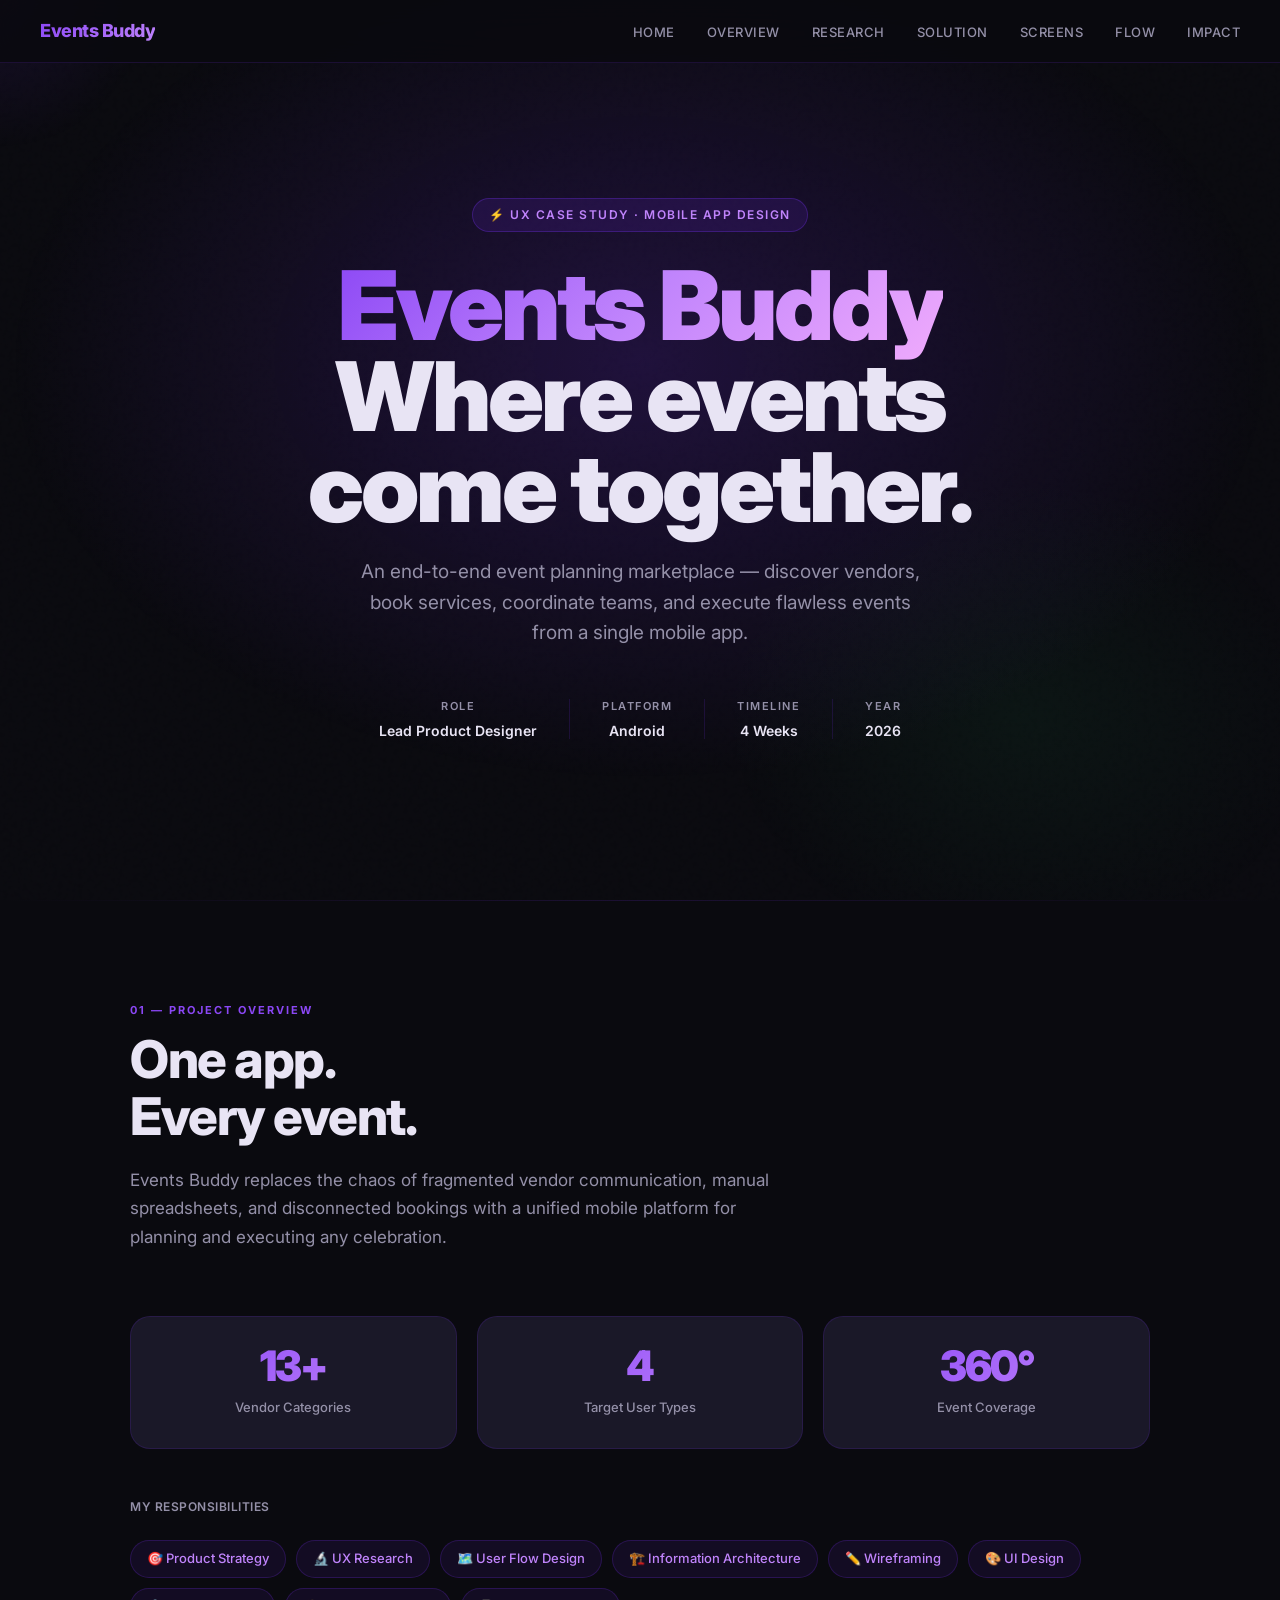
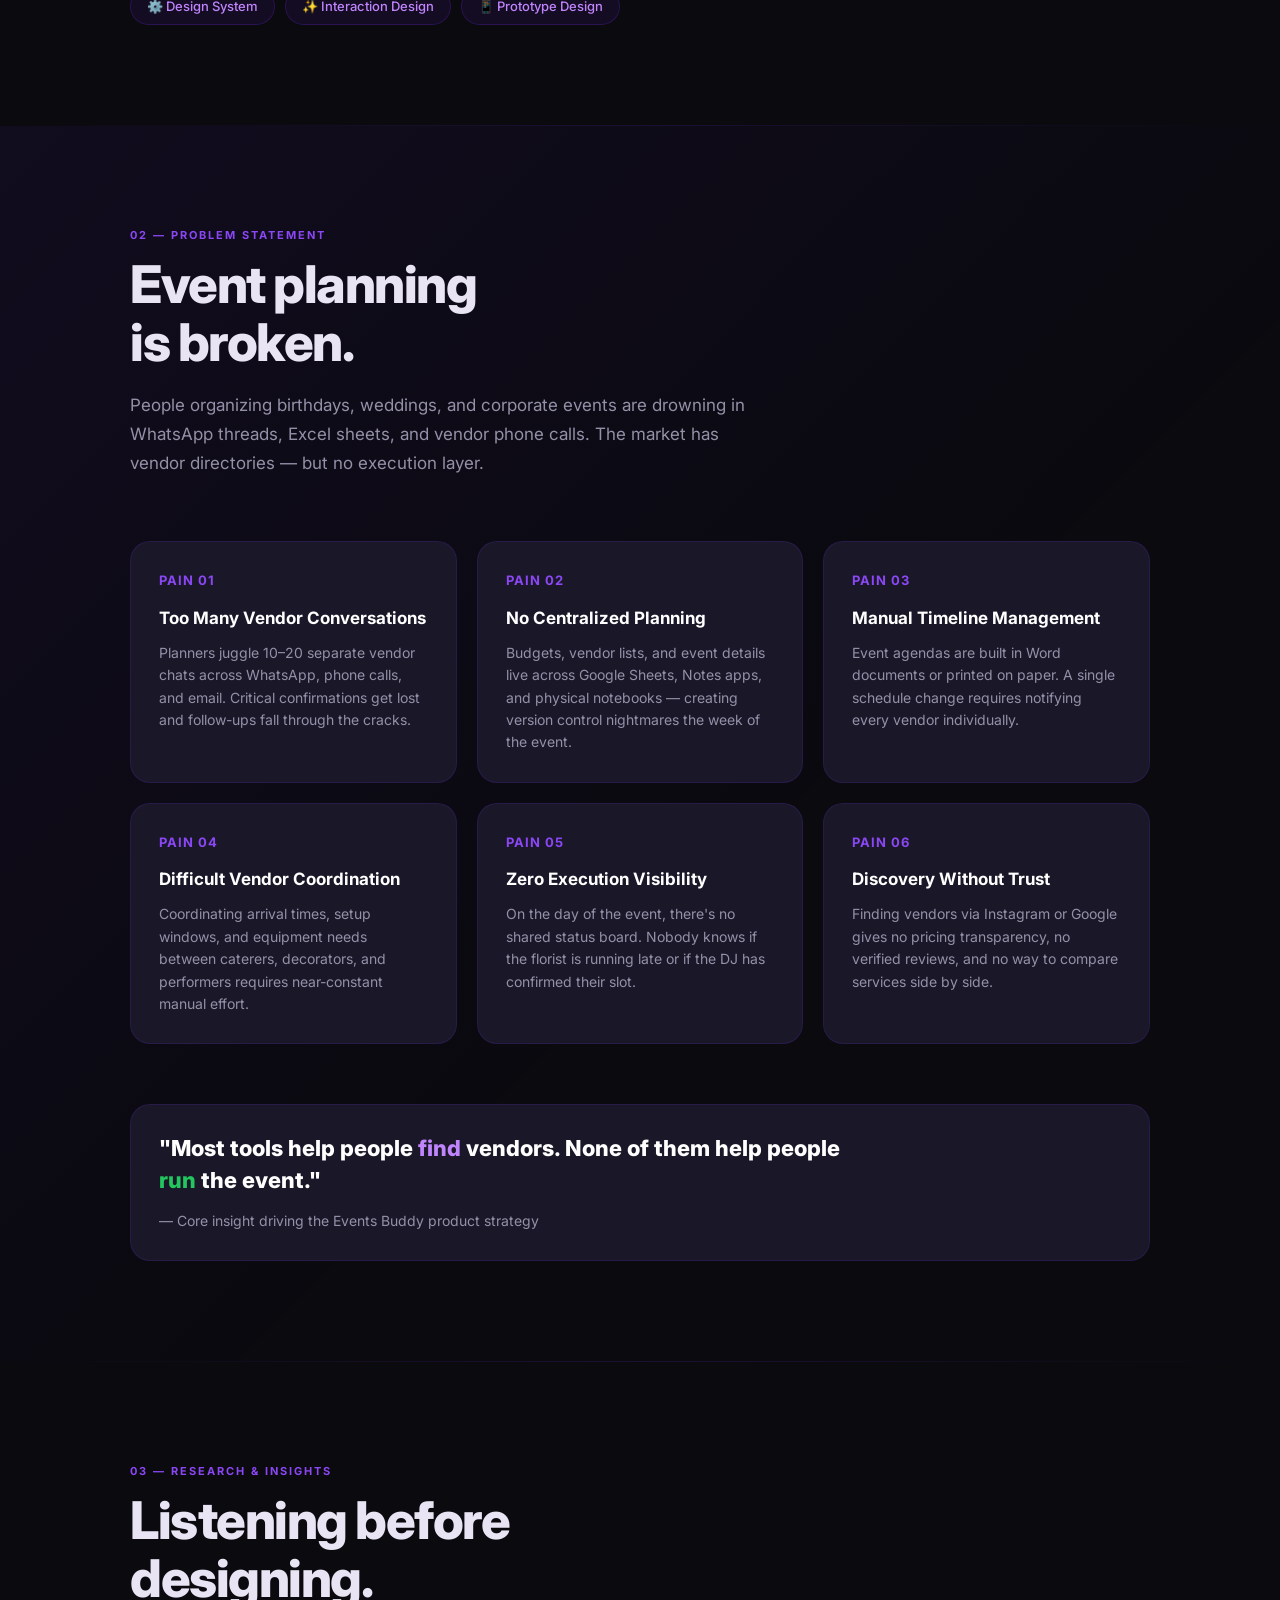
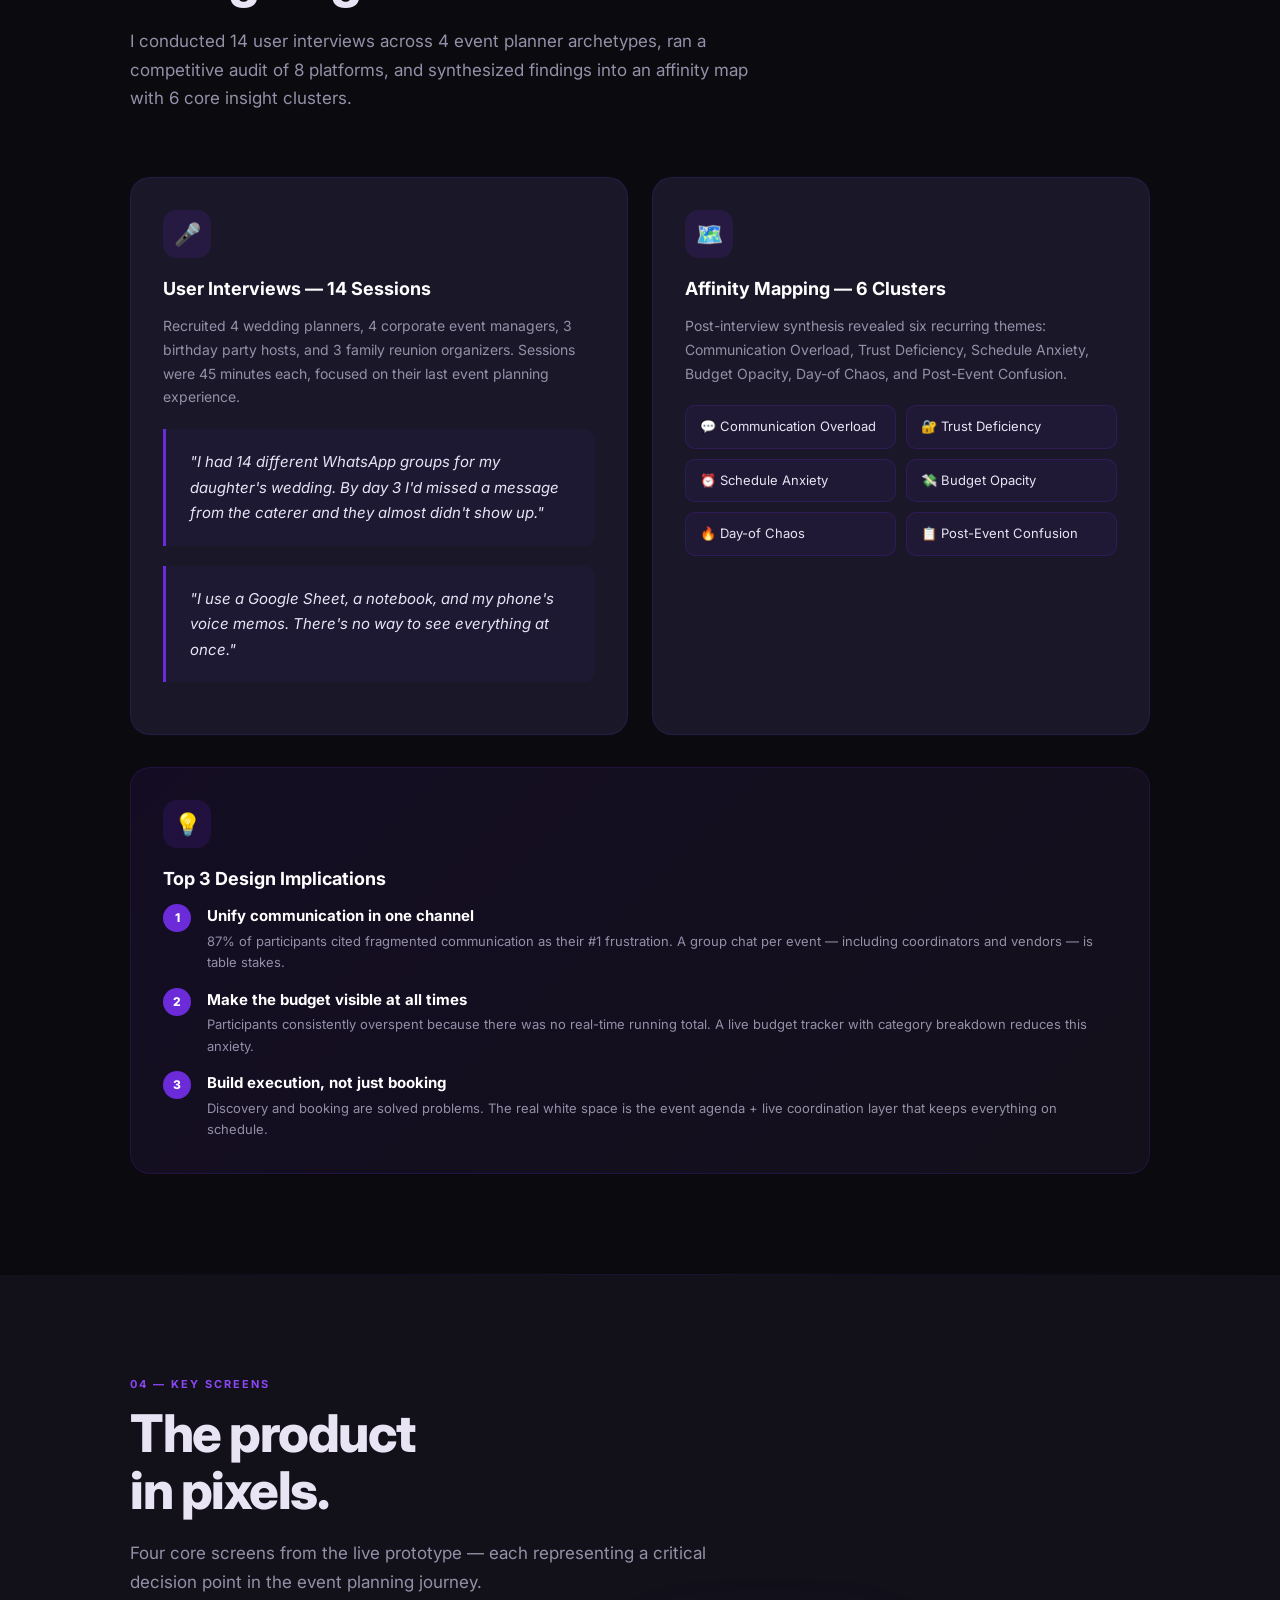
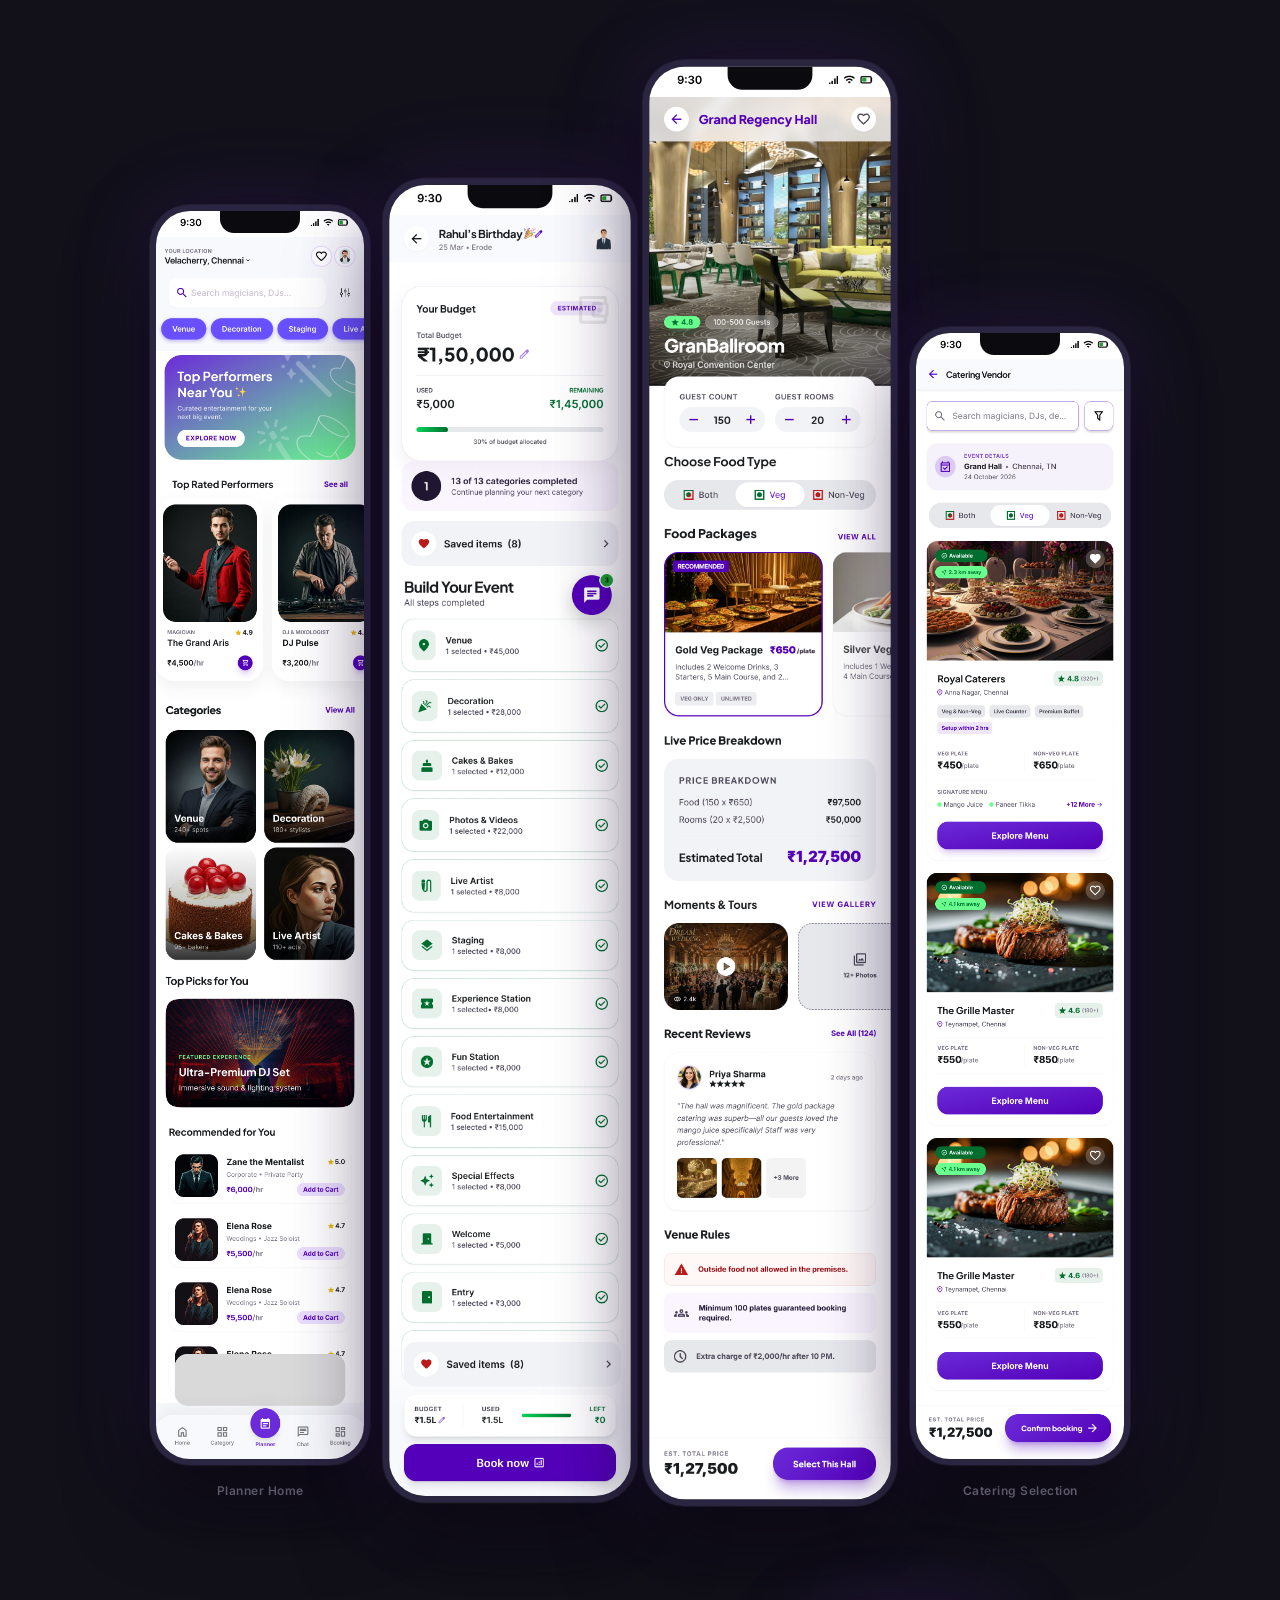
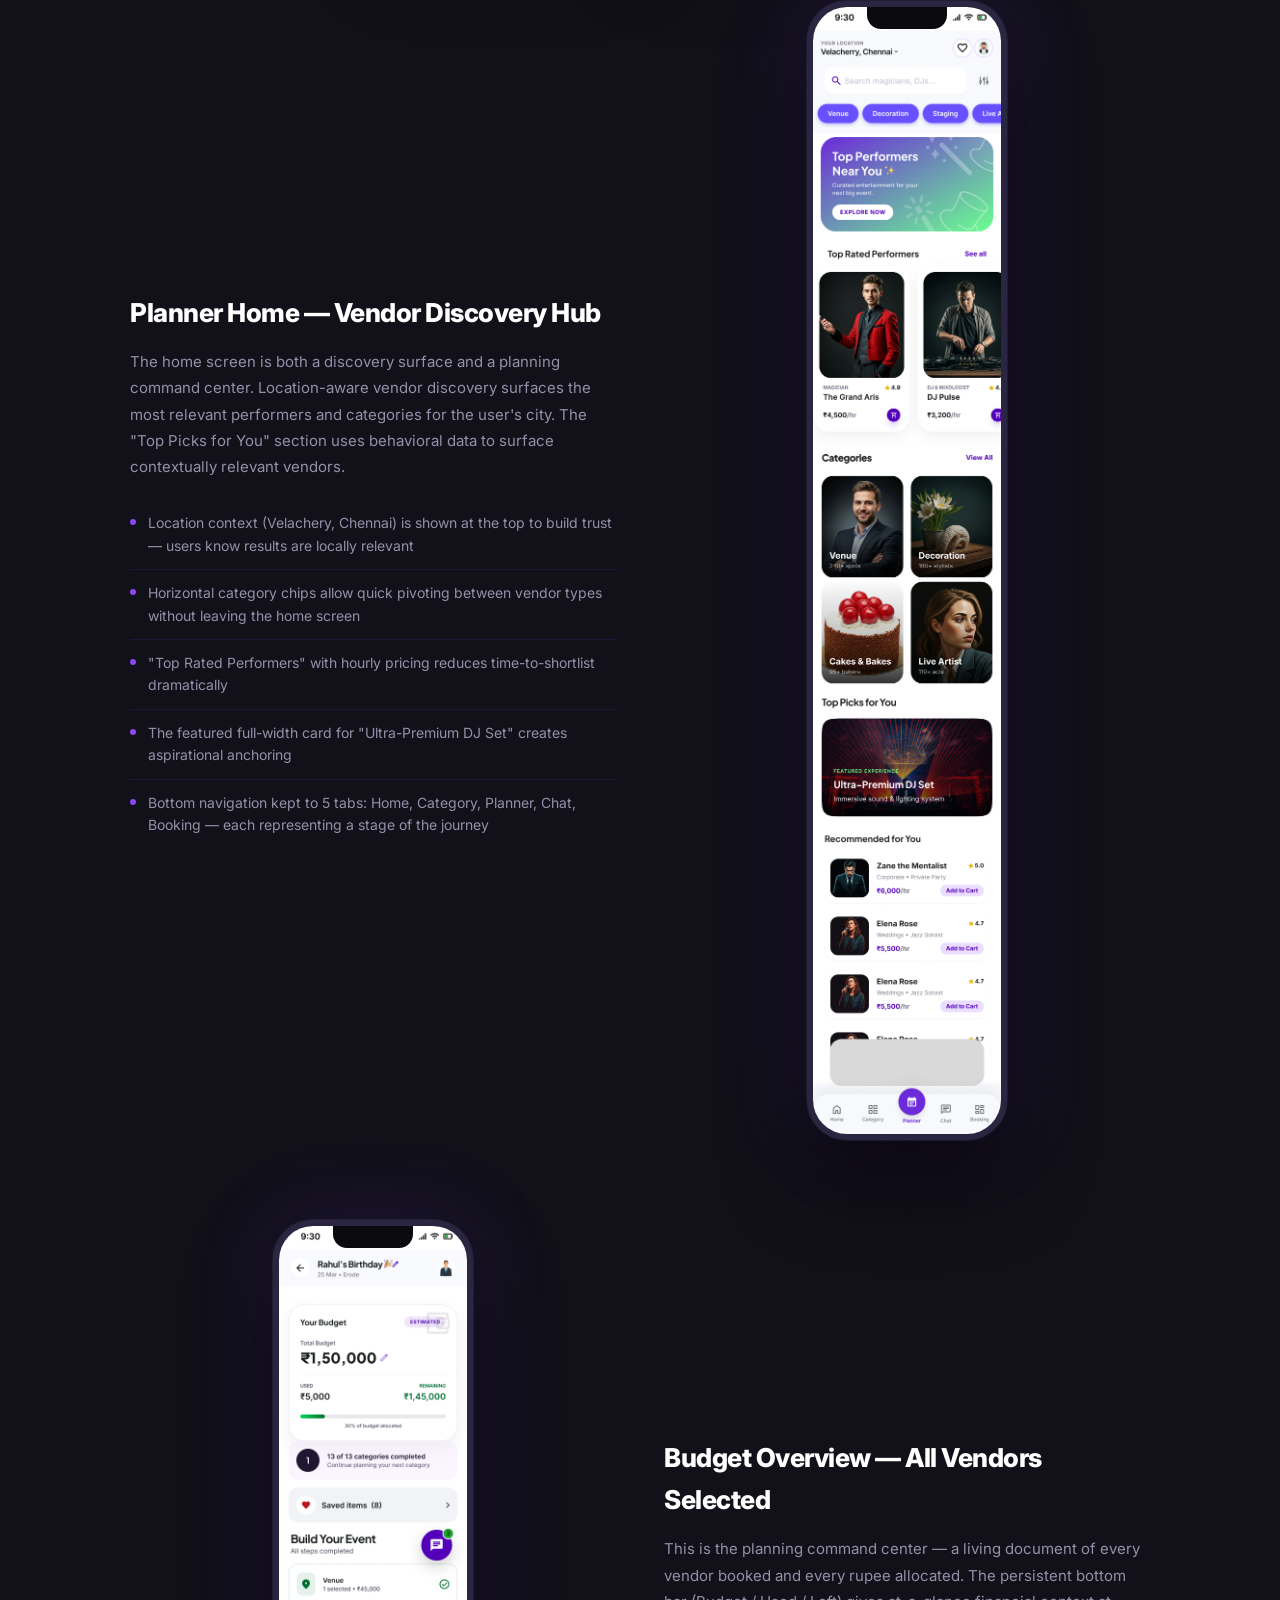
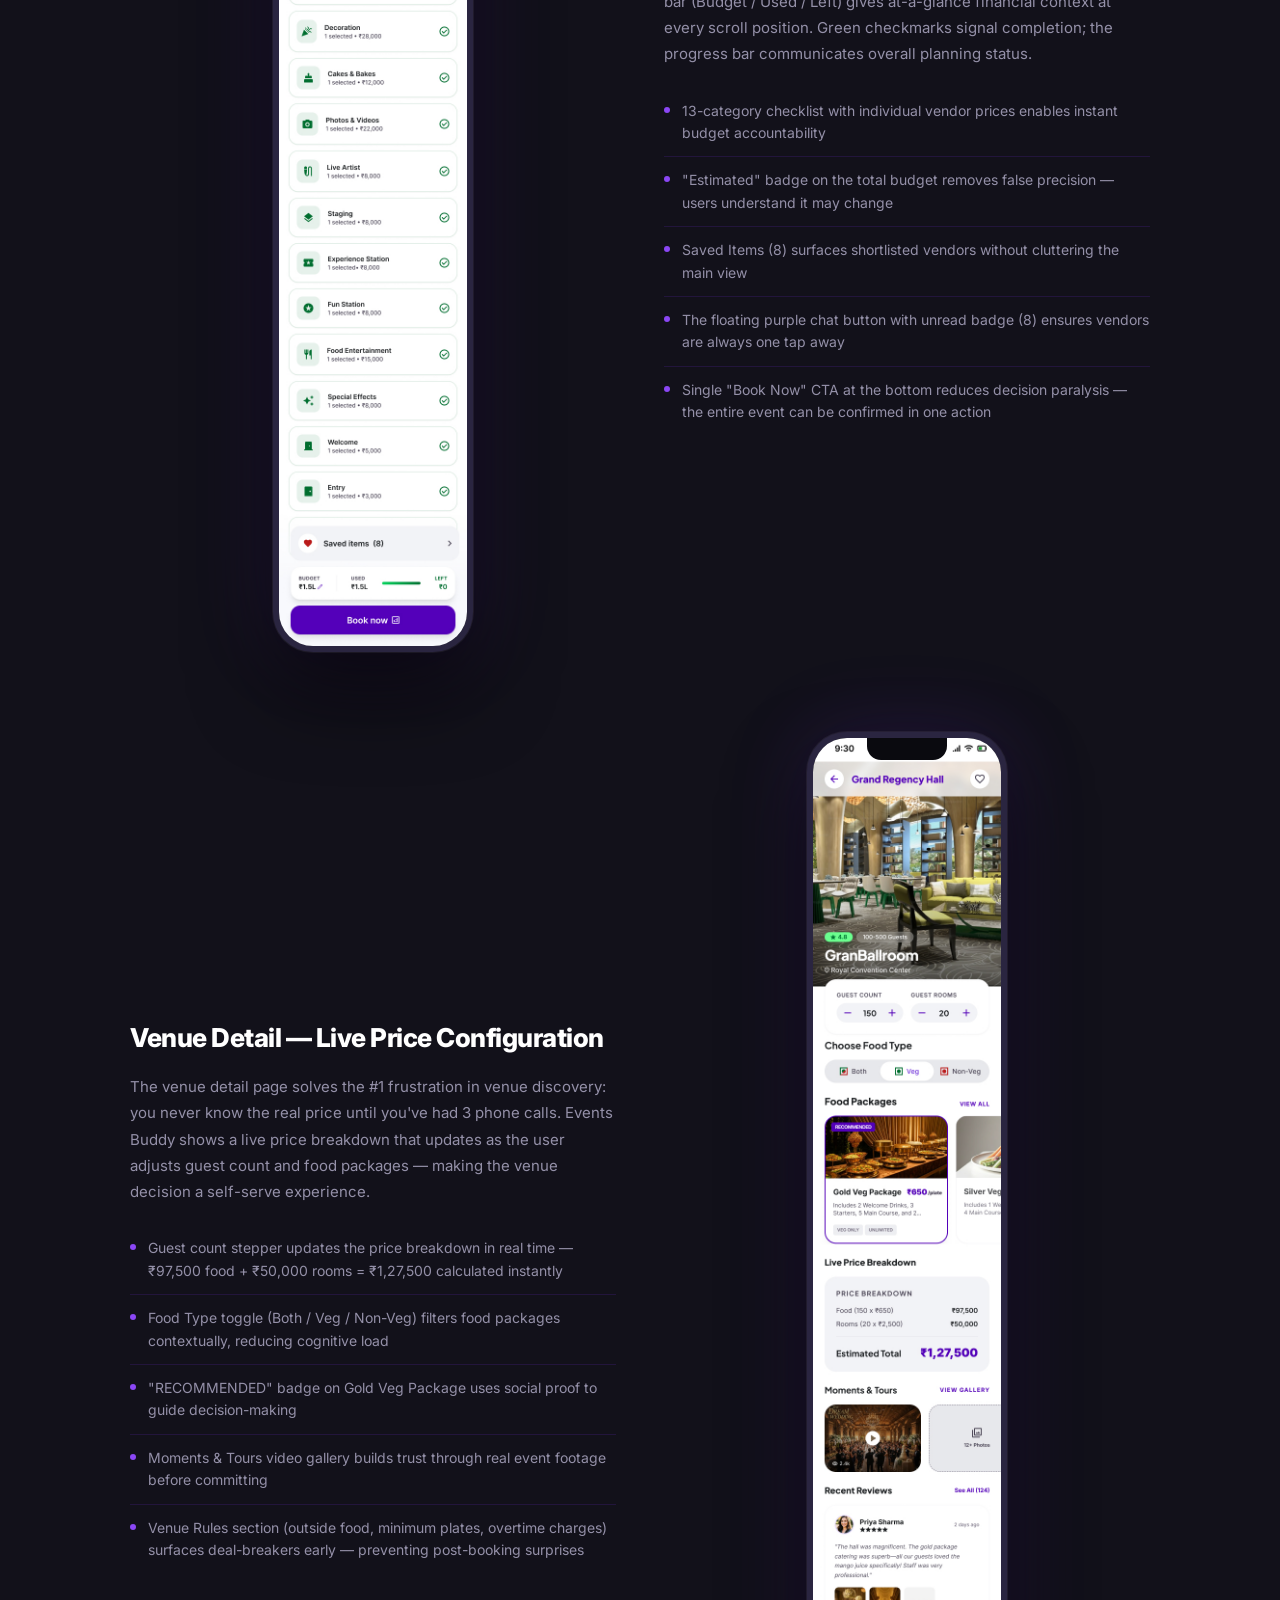
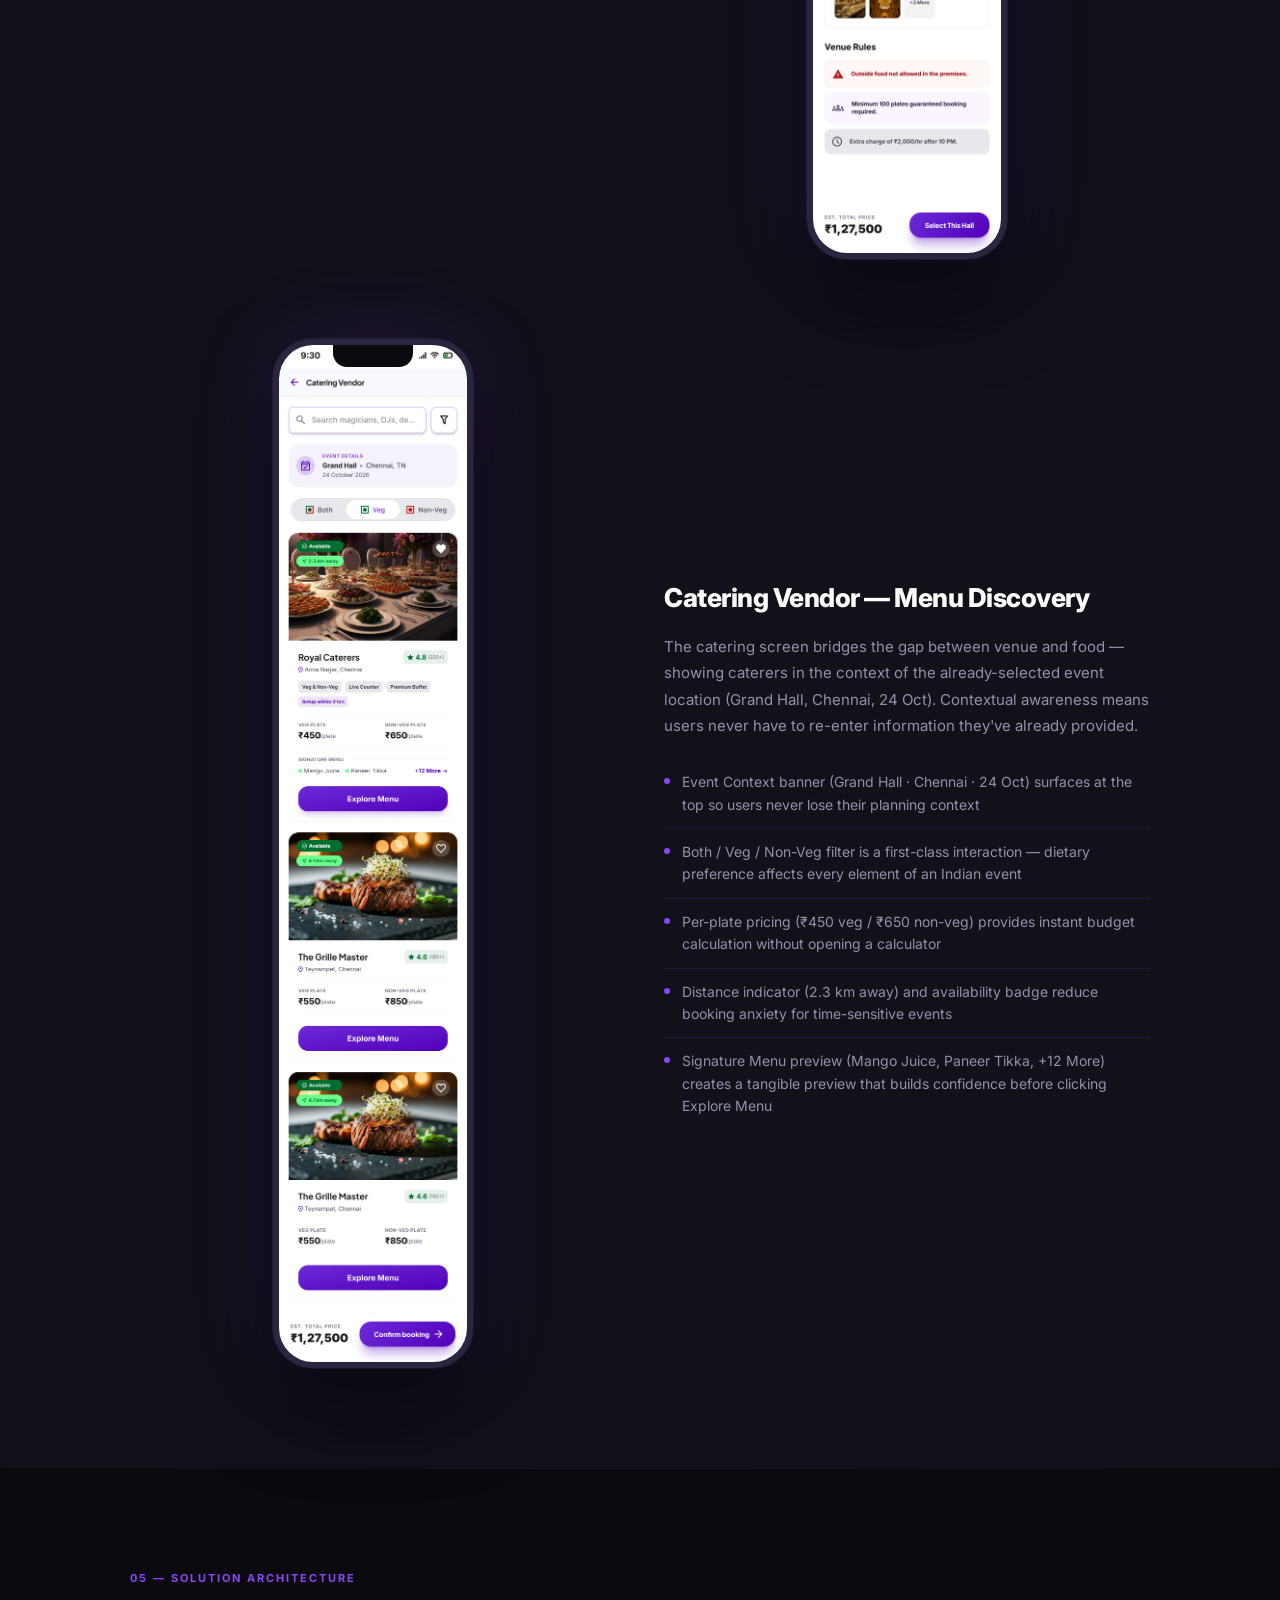
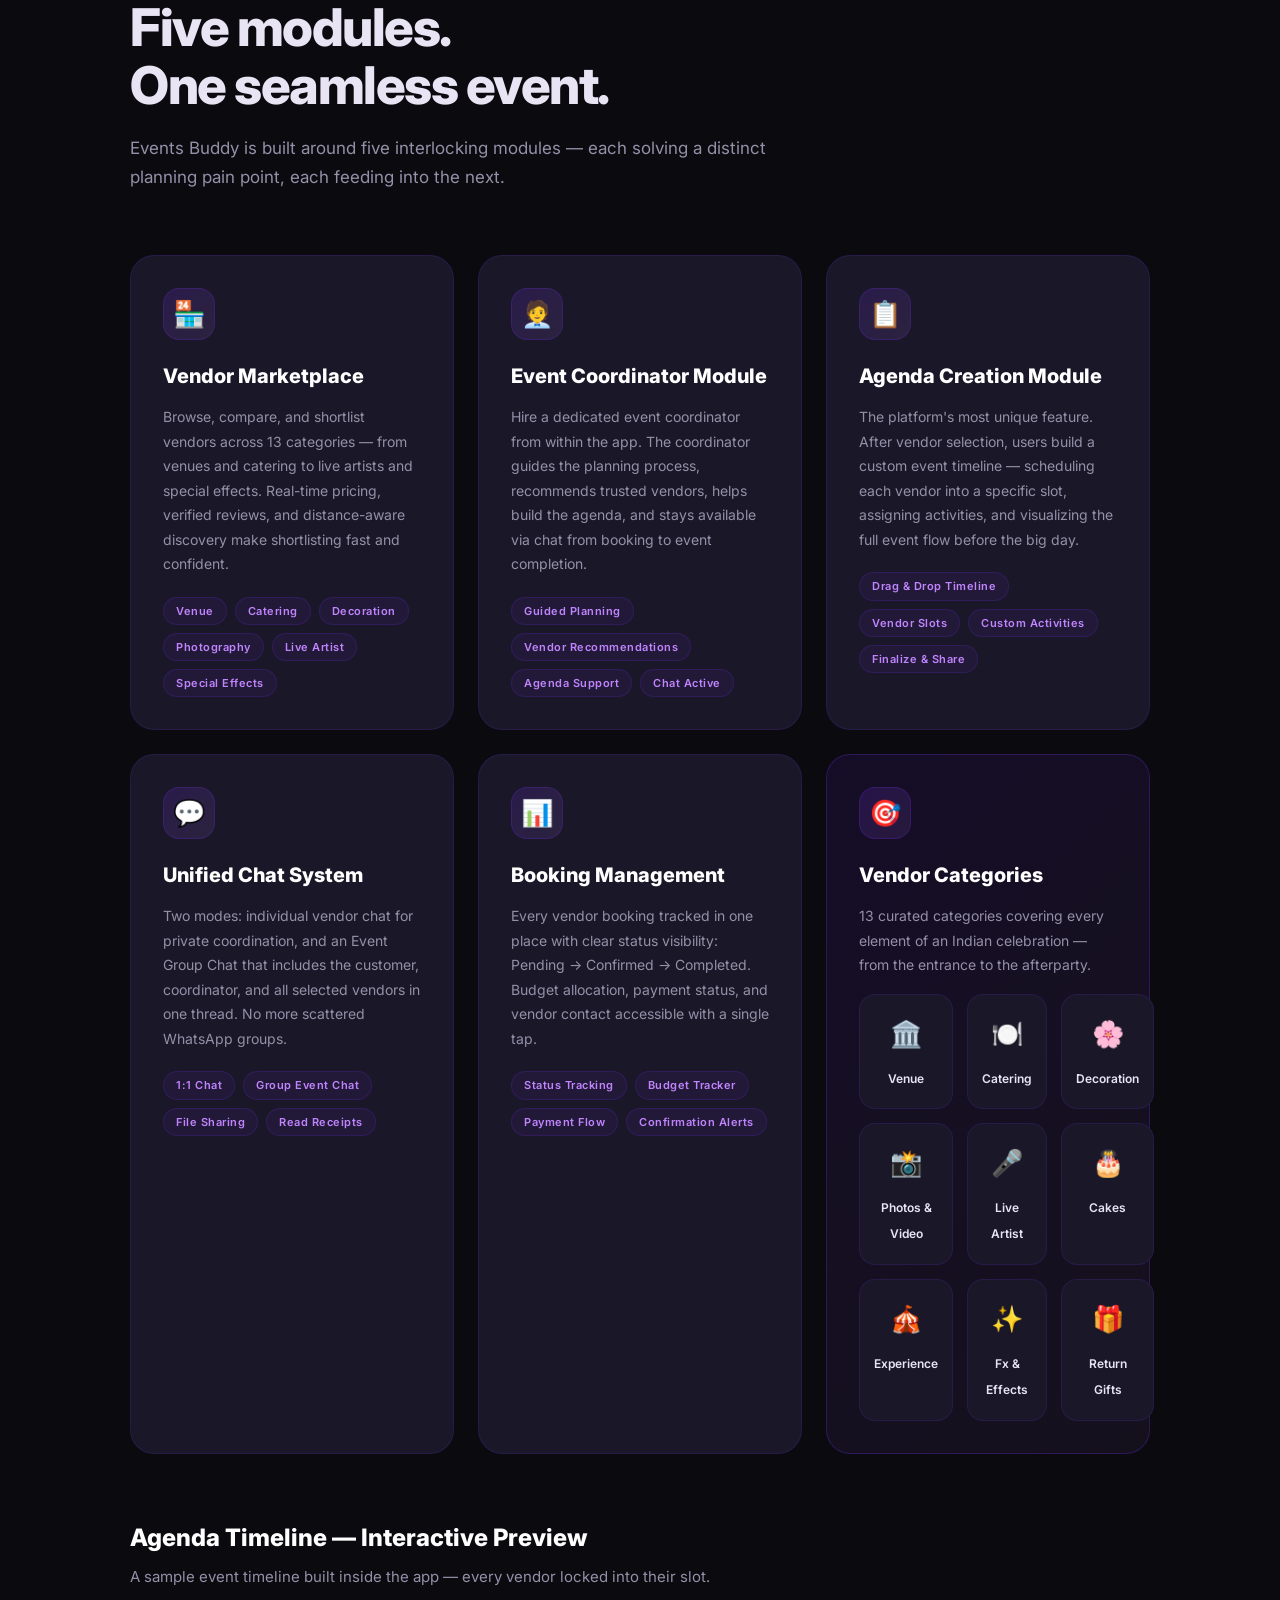
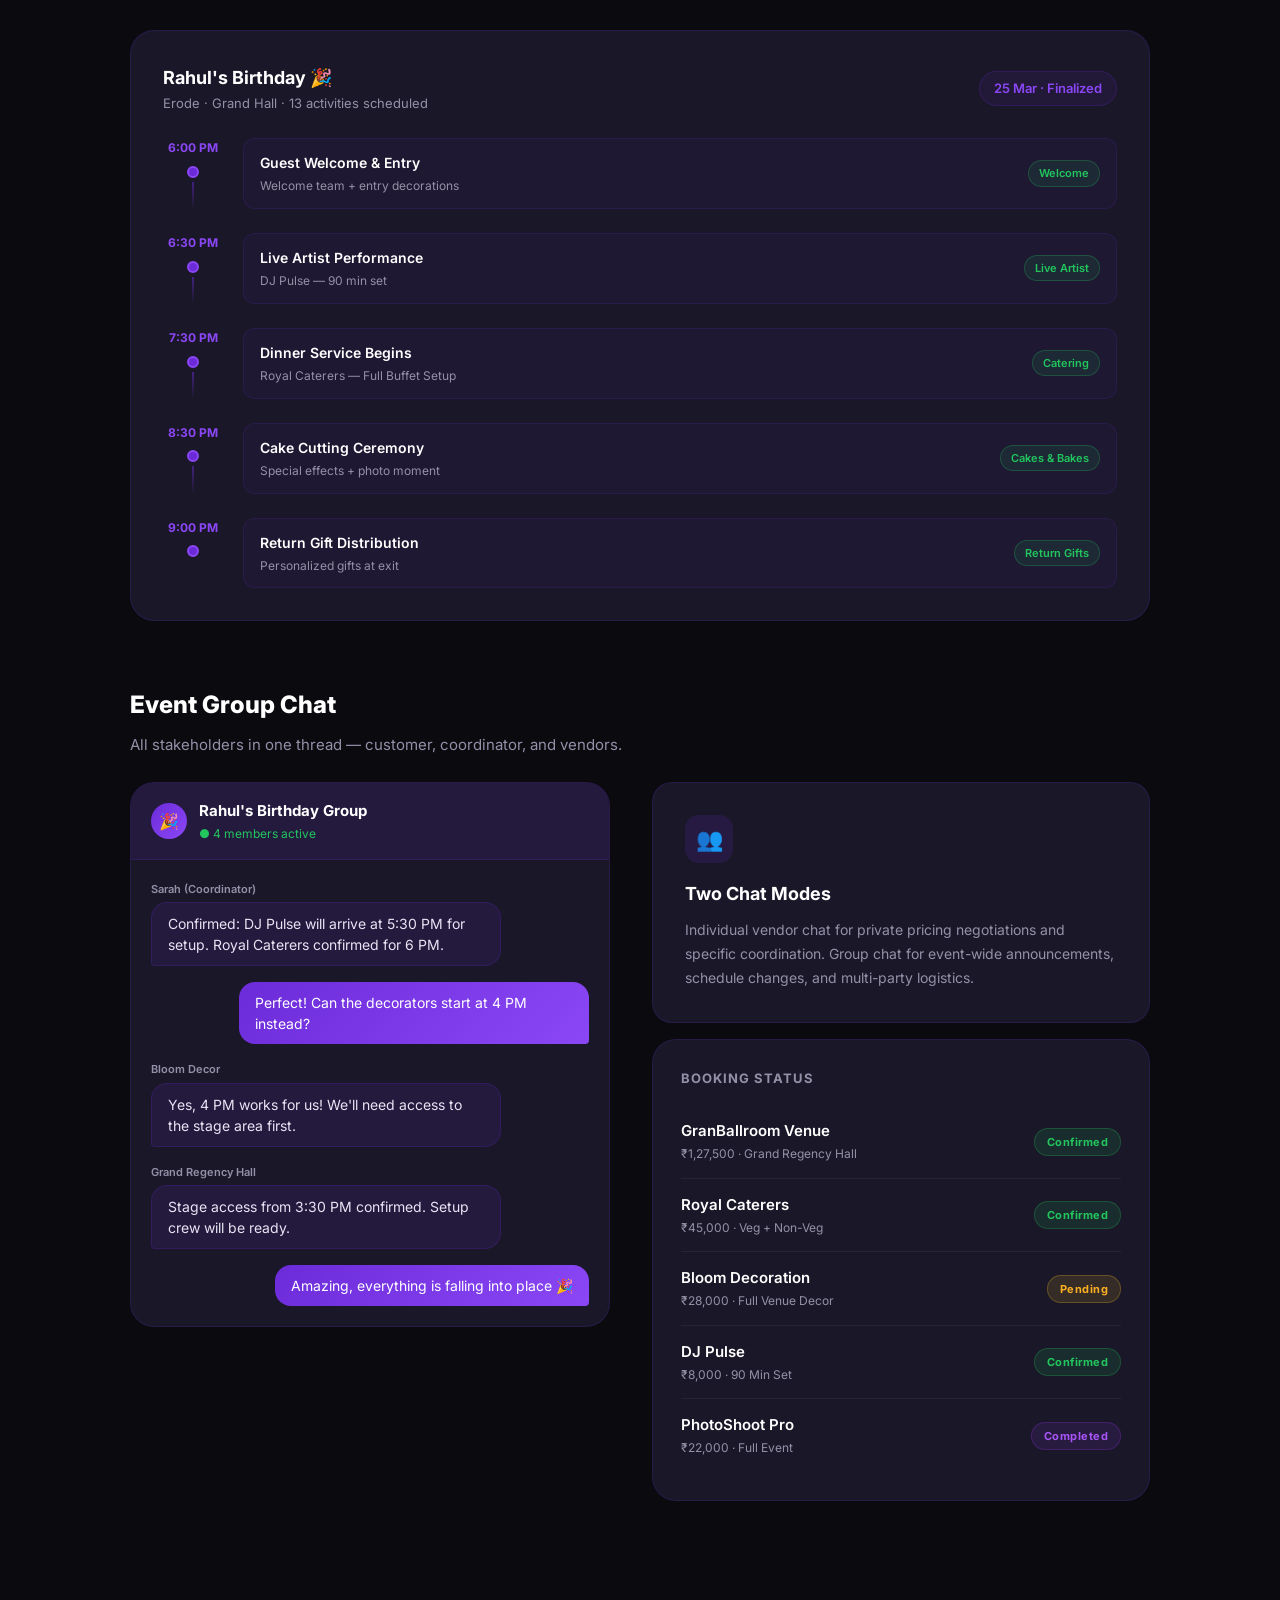
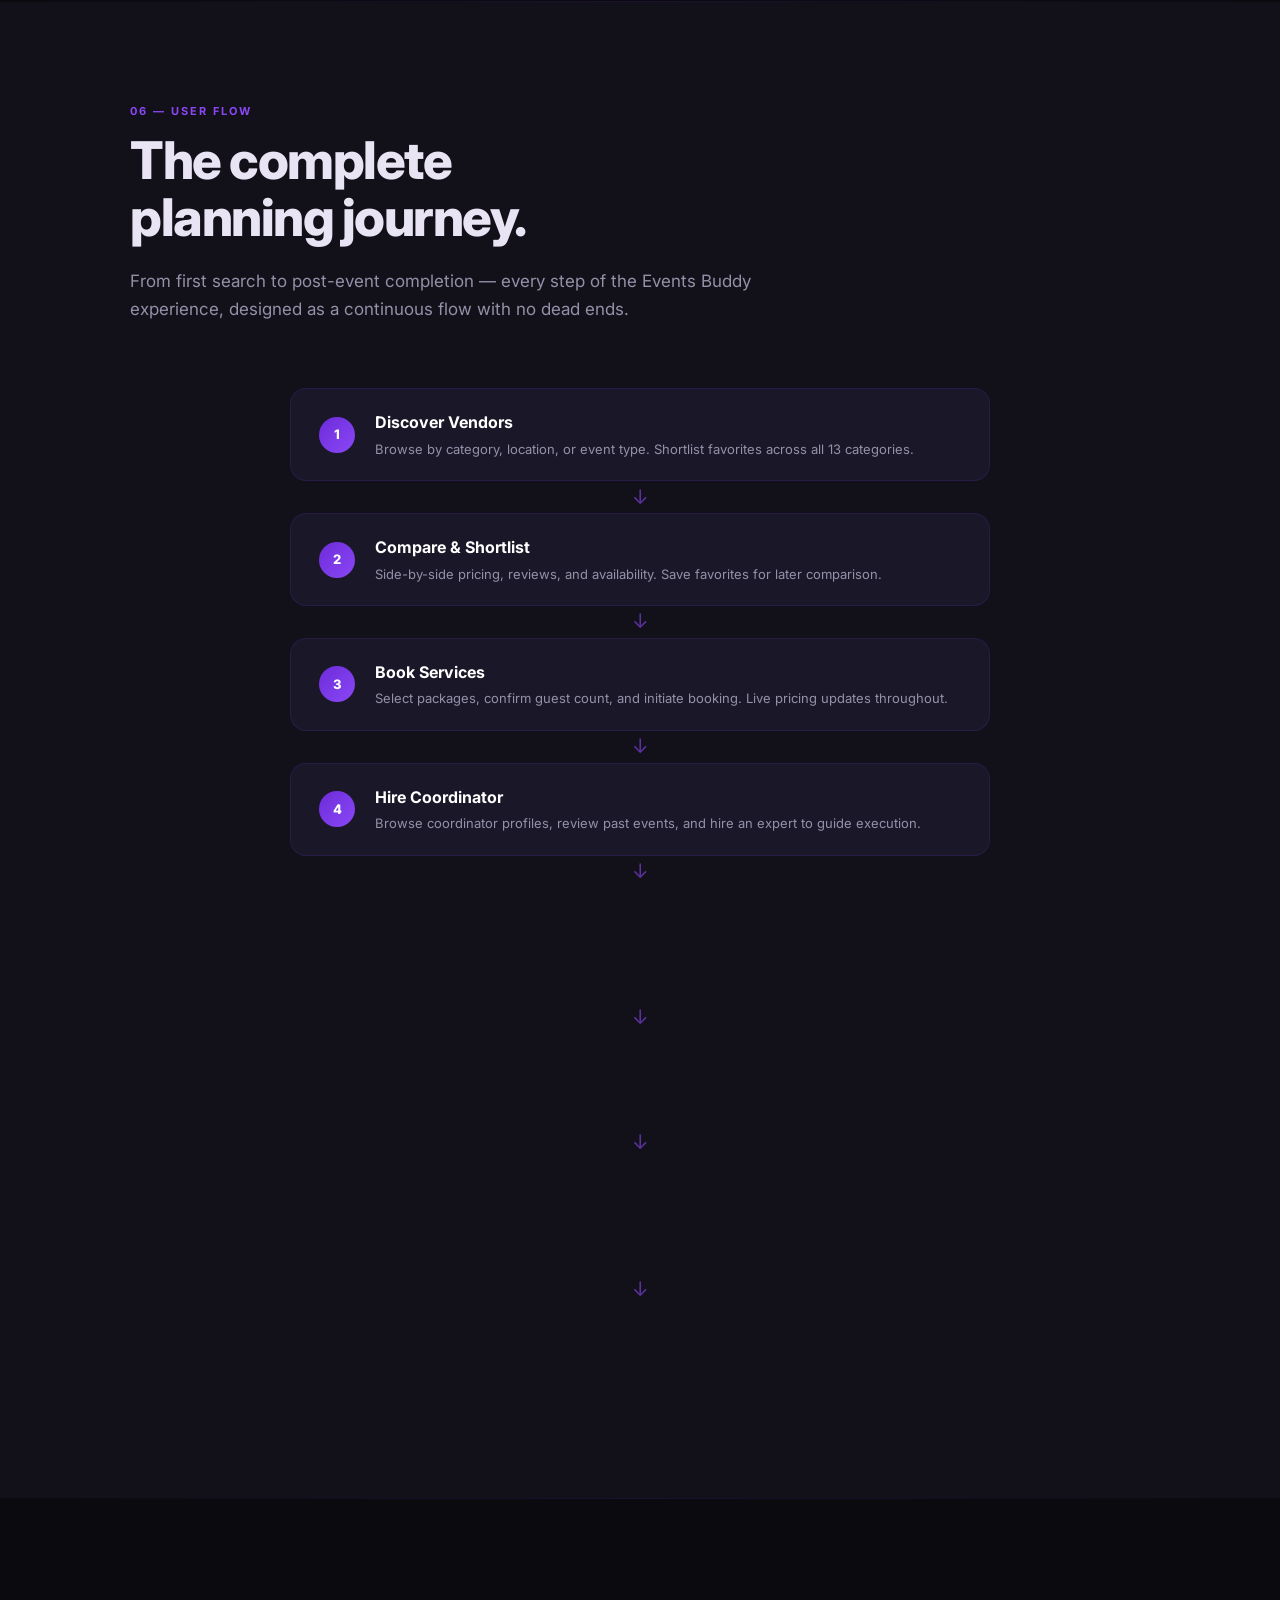
<file: Magic/Magiccasestudy.html>
<!DOCTYPE html>
<html lang="en">
<head>
<meta charset="UTF-8">
<meta name="viewport" content="width=device-width, initial-scale=1.0">
<title>Events Buddy — UX Case Study</title>
<link href="https://fonts.googleapis.com/css2?family=Inter:wght@300;400;500;600;700;800;900&display=swap" rel="stylesheet">
<style>
  :root {
    --purple: #6C2BD9;
    --purple-light: #8B47F5;
    --purple-dark: #4A1A9E;
    --purple-faint: #F3EEFF;
    --green: #22C55E;
    --black: #0A0A0F;
    --dark: #12111A;
    --mid: #1E1C2E;
    --text: #E8E4F4;
    --muted: #9490A8;
    --white: #FFFFFF;
    --card: #1A1828;
    --border: rgba(108,43,217,0.18);
  }

  *, *::before, *::after { box-sizing: border-box; margin: 0; padding: 0; }

  html { scroll-behavior: smooth; }

  body {
    font-family: 'Inter', sans-serif;
    background: var(--black);
    color: var(--text);
    overflow-x: hidden;
    line-height: 1.65;
  }

  /* ─── NOISE OVERLAY ─── */
  body::before {
    content: '';
    position: fixed;
    inset: 0;
    background-image: url("data:image/svg+xml,%3Csvg viewBox='0 0 200 200' xmlns='http://www.w3.org/2000/svg'%3E%3Cfilter id='n'%3E%3CfeTurbulence type='fractalNoise' baseFrequency='0.9' numOctaves='4' stitchTiles='stitch'/%3E%3C/filter%3E%3Crect width='100%25' height='100%25' filter='url(%23n)' opacity='0.04'/%3E%3C/svg%3E");
    pointer-events: none;
    z-index: 0;
    opacity: 0.4;
  }

  /* ─── NAV ─── */
  nav {
    position: fixed;
    top: 0; left: 0; right: 0;
    z-index: 100;
    padding: 16px 40px;
    display: flex;
    justify-content: space-between;
    align-items: center;
    background: rgba(10,10,15,0.85);
    backdrop-filter: blur(20px);
    border-bottom: 1px solid var(--border);
  }

  .nav-logo {
    font-size: 18px;
    font-weight: 800;
    background: linear-gradient(135deg, var(--purple-light), #C084FC);
    -webkit-background-clip: text;
    -webkit-text-fill-color: transparent;
    letter-spacing: -0.5px;
  }

  .nav-links { display: flex; gap: 32px; list-style: none; }
  .nav-links a {
    color: var(--muted);
    text-decoration: none;
    font-size: 13px;
    font-weight: 500;
    letter-spacing: 0.5px;
    text-transform: uppercase;
    transition: color 0.2s;
  }
  .nav-links a:hover { color: var(--purple-light); }

  /* ─── SECTIONS ─── */
  section { position: relative; z-index: 1; }

  /* ─── HERO ─── */
  .hero {
    min-height: 100vh;
    display: flex;
    align-items: center;
    justify-content: center;
    text-align: center;
    padding: 120px 40px 80px;
    overflow: hidden;
  }

  .hero-bg {
    position: absolute;
    inset: 0;
    background:
      radial-gradient(ellipse 900px 600px at 50% 40%, rgba(108,43,217,0.22) 0%, transparent 70%),
      radial-gradient(ellipse 500px 400px at 80% 80%, rgba(34,197,94,0.06) 0%, transparent 60%);
  }

  .hero-content { position: relative; max-width: 860px; }

  .hero-tag {
    display: inline-flex;
    align-items: center;
    gap: 8px;
    background: rgba(108,43,217,0.15);
    border: 1px solid rgba(108,43,217,0.35);
    border-radius: 100px;
    padding: 6px 16px;
    font-size: 12px;
    font-weight: 600;
    letter-spacing: 1.5px;
    text-transform: uppercase;
    color: #C084FC;
    margin-bottom: 28px;
    animation: fadeSlideUp 0.8s ease both;
  }

  .hero-title {
    font-size: clamp(52px, 9vw, 96px);
    font-weight: 900;
    line-height: 0.95;
    letter-spacing: -3px;
    margin-bottom: 24px;
    animation: fadeSlideUp 0.8s 0.1s ease both;
  }

  .hero-title .accent {
    background: linear-gradient(135deg, var(--purple-light) 0%, #C084FC 50%, #F0ABFC 100%);
    -webkit-background-clip: text;
    -webkit-text-fill-color: transparent;
  }

  .hero-sub {
    font-size: 19px;
    color: var(--muted);
    max-width: 580px;
    margin: 0 auto 48px;
    font-weight: 400;
    line-height: 1.6;
    animation: fadeSlideUp 0.8s 0.2s ease both;
  }

  .hero-meta {
    display: flex;
    justify-content: center;
    gap: 32px;
    flex-wrap: wrap;
    animation: fadeSlideUp 0.8s 0.3s ease both;
  }

  .meta-item {
    display: flex;
    flex-direction: column;
    align-items: center;
    gap: 4px;
  }

  .meta-label {
    font-size: 11px;
    font-weight: 600;
    letter-spacing: 1.5px;
    text-transform: uppercase;
    color: var(--muted);
  }

  .meta-value {
    font-size: 14px;
    font-weight: 600;
    color: var(--text);
  }

  .meta-divider { width: 1px; background: var(--border); height: 40px; align-self: center; }

  /* ─── SECTION STRUCTURE ─── */
  .section-inner {
    max-width: 1100px;
    margin: 0 auto;
    padding: 100px 40px;
  }

  .section-tag {
    font-size: 11px;
    font-weight: 700;
    letter-spacing: 2px;
    text-transform: uppercase;
    color: var(--purple-light);
    margin-bottom: 12px;
  }

  .section-title {
    font-size: clamp(32px, 5vw, 52px);
    font-weight: 800;
    letter-spacing: -1.5px;
    line-height: 1.1;
    margin-bottom: 20px;
  }

  .section-lead {
    font-size: 17px;
    color: var(--muted);
    max-width: 640px;
    line-height: 1.7;
    margin-bottom: 64px;
  }

  /* ─── DIVIDER ─── */
  .divider {
    height: 1px;
    background: linear-gradient(90deg, transparent, var(--border), transparent);
    margin: 0;
  }

  /* ─── CARDS ─── */
  .card {
    background: var(--card);
    border: 1px solid var(--border);
    border-radius: 20px;
    padding: 28px;
    transition: border-color 0.3s, transform 0.3s, box-shadow 0.3s;
    will-change: transform;
  }

  .card:hover {
    border-color: rgba(108,43,217,0.45);
    transform: translateY(-4px);
    box-shadow: 0 20px 60px rgba(108,43,217,0.18);
  }

  /* ─── OVERVIEW GRID ─── */
  .overview-grid {
    display: grid;
    grid-template-columns: repeat(3, 1fr);
    gap: 20px;
  }

  .overview-stat {
    background: var(--card);
    border: 1px solid var(--border);
    border-radius: 20px;
    padding: 28px;
    text-align: center;
  }

  .overview-stat .big {
    font-size: 42px;
    font-weight: 900;
    letter-spacing: -2px;
    background: linear-gradient(135deg, var(--purple-light), #C084FC);
    -webkit-background-clip: text;
    -webkit-text-fill-color: transparent;
    display: block;
    line-height: 1;
    margin-bottom: 6px;
  }

  .overview-stat .label {
    font-size: 13px;
    color: var(--muted);
    font-weight: 500;
  }

  /* ─── ROLE CHIPS ─── */
  .chip-list { display: flex; flex-wrap: wrap; gap: 10px; margin-top: 24px; }

  .chip {
    display: inline-flex;
    align-items: center;
    gap: 6px;
    background: rgba(108,43,217,0.1);
    border: 1px solid rgba(108,43,217,0.25);
    border-radius: 100px;
    padding: 7px 16px;
    font-size: 13px;
    font-weight: 500;
    color: #C084FC;
  }

  /* ─── PROBLEM ─── */
  .problem-section {
    background: linear-gradient(135deg, rgba(108,43,217,0.08) 0%, transparent 60%);
  }

  .pain-grid { display: grid; grid-template-columns: repeat(auto-fit, minmax(260px, 1fr)); gap: 20px; }

  .pain-card {
    background: var(--card);
    border: 1px solid var(--border);
    border-radius: 20px;
    padding: 28px;
    position: relative;
    overflow: hidden;
    transition: transform 0.3s, box-shadow 0.3s;
  }

  .pain-card::before {
    content: '';
    position: absolute;
    top: 0; left: 0; right: 0;
    height: 3px;
    background: linear-gradient(90deg, var(--purple), #C084FC);
    opacity: 0;
    transition: opacity 0.3s;
  }

  .pain-card:hover { transform: translateY(-4px); box-shadow: 0 20px 50px rgba(108,43,217,0.15); }
  .pain-card:hover::before { opacity: 1; }

  .pain-num {
    font-size: 13px;
    font-weight: 700;
    color: var(--purple-light);
    letter-spacing: 1px;
    margin-bottom: 12px;
    display: block;
  }

  .pain-title {
    font-size: 17px;
    font-weight: 700;
    margin-bottom: 10px;
    color: var(--white);
  }

  .pain-body { font-size: 14px; color: var(--muted); line-height: 1.6; }

  /* ─── RESEARCH ─── */
  .research-grid { display: grid; grid-template-columns: 1fr 1fr; gap: 24px; }

  .insight-card {
    background: var(--card);
    border: 1px solid var(--border);
    border-radius: 20px;
    padding: 32px;
  }

  .insight-icon {
    width: 48px; height: 48px;
    background: rgba(108,43,217,0.15);
    border-radius: 14px;
    display: flex;
    align-items: center;
    justify-content: center;
    font-size: 22px;
    margin-bottom: 16px;
  }

  .insight-title {
    font-size: 18px;
    font-weight: 700;
    margin-bottom: 10px;
    color: var(--white);
  }

  .insight-body { font-size: 14px; color: var(--muted); line-height: 1.7; }

  .quote-block {
    border-left: 3px solid var(--purple);
    padding: 20px 24px;
    margin: 20px 0;
    background: rgba(108,43,217,0.06);
    border-radius: 0 12px 12px 0;
    font-style: italic;
    color: var(--text);
    font-size: 15px;
    line-height: 1.7;
  }

  /* ─── SCREENS / MOCKUPS ─── */
  .screens-section { background: var(--dark); }

  .phone-showcase {
    display: flex;
    justify-content: center;
    align-items: flex-end;
    gap: 20px;
    flex-wrap: wrap;
    margin: 0 auto;
    padding: 40px 0 20px;
  }

  .phone-wrapper {
    display: flex;
    flex-direction: column;
    align-items: center;
    gap: 16px;
  }

  .phone-frame {
    width: 220px;
    background: var(--black);
    border-radius: 40px;
    border: 6px solid #2A2540;
    overflow: hidden;
    position: relative;
    box-shadow:
      0 0 0 1px rgba(255,255,255,0.06),
      0 40px 80px rgba(0,0,0,0.6),
      0 0 80px rgba(108,43,217,0.2);
    transition: transform 0.4s cubic-bezier(0.34,1.56,0.64,1), box-shadow 0.4s;
    cursor: pointer;
  }

  .phone-frame:hover {
    transform: translateY(-12px) scale(1.03);
    box-shadow:
      0 0 0 1px rgba(108,43,217,0.3),
      0 60px 100px rgba(0,0,0,0.7),
      0 0 120px rgba(108,43,217,0.35);
  }

  .phone-frame img {
    width: 100%;
    display: block;
    height: auto;
  }

  .phone-notch {
    position: absolute;
    top: 0;
    left: 50%;
    transform: translateX(-50%);
    width: 80px;
    height: 22px;
    background: var(--black);
    border-radius: 0 0 14px 14px;
    z-index: 10;
  }

  .phone-label {
    font-size: 12px;
    font-weight: 600;
    color: var(--muted);
    letter-spacing: 0.5px;
    text-align: center;
  }

  .phone-frame.featured {
    width: 240px;
    transform: scale(1.06);
  }

  .phone-frame.featured:hover {
    transform: translateY(-14px) scale(1.09);
  }

  /* ─── SCREEN ANNOTATIONS ─── */
  .screen-detail {
    display: grid;
    grid-template-columns: 1fr 1fr;
    gap: 48px;
    align-items: center;
    margin-top: 80px;
  }

  .screen-detail.reverse { direction: rtl; }
  .screen-detail.reverse > * { direction: ltr; }

  .screen-desc { }

  .screen-desc h3 {
    font-size: 26px;
    font-weight: 800;
    letter-spacing: -0.5px;
    margin-bottom: 14px;
    color: var(--white);
  }

  .screen-desc p {
    font-size: 15px;
    color: var(--muted);
    line-height: 1.75;
    margin-bottom: 20px;
  }

  .decision-list { list-style: none; }
  .decision-list li {
    display: flex;
    align-items: flex-start;
    gap: 12px;
    padding: 12px 0;
    border-bottom: 1px solid var(--border);
    font-size: 14px;
    color: var(--muted);
    line-height: 1.6;
  }

  .decision-list li:last-child { border-bottom: none; }

  .decision-list li::before {
    content: '';
    width: 6px;
    height: 6px;
    background: var(--purple-light);
    border-radius: 50%;
    margin-top: 7px;
    flex-shrink: 0;
  }

  /* ─── USER FLOW ─── */
  .flow-section { background: var(--dark); }

  .flow-container {
    display: flex;
    flex-direction: column;
    align-items: center;
    gap: 0;
    max-width: 700px;
    margin: 0 auto;
  }

  .flow-step {
    display: flex;
    align-items: center;
    width: 100%;
    opacity: 0;
    transform: translateX(-20px);
    transition: opacity 0.5s, transform 0.5s;
  }

  .flow-step.visible {
    opacity: 1;
    transform: translateX(0);
  }

  .flow-step-box {
    flex: 1;
    background: var(--card);
    border: 1px solid var(--border);
    border-radius: 16px;
    padding: 20px 28px;
    display: flex;
    align-items: center;
    gap: 20px;
    cursor: default;
    transition: border-color 0.3s, background 0.3s;
  }

  .flow-step-box:hover {
    border-color: rgba(108,43,217,0.5);
    background: rgba(108,43,217,0.08);
  }

  .flow-num {
    width: 36px; height: 36px;
    background: linear-gradient(135deg, var(--purple), var(--purple-light));
    border-radius: 50%;
    display: flex;
    align-items: center;
    justify-content: center;
    font-size: 13px;
    font-weight: 800;
    color: var(--white);
    flex-shrink: 0;
  }

  .flow-text h4 {
    font-size: 16px;
    font-weight: 700;
    color: var(--white);
    margin-bottom: 3px;
  }

  .flow-text p {
    font-size: 13px;
    color: var(--muted);
  }

  .flow-arrow {
    display: flex;
    justify-content: center;
    align-items: center;
    height: 32px;
    color: var(--purple-light);
    font-size: 20px;
    opacity: 0.6;
  }

  /* ─── SOLUTION MODULES ─── */
  .solution-grid { display: grid; grid-template-columns: repeat(auto-fit, minmax(300px, 1fr)); gap: 24px; }

  .solution-card {
    background: var(--card);
    border: 1px solid var(--border);
    border-radius: 24px;
    padding: 32px;
    transition: transform 0.3s, box-shadow 0.3s, border-color 0.3s;
  }

  .solution-card:hover {
    transform: translateY(-6px);
    box-shadow: 0 30px 70px rgba(108,43,217,0.2);
    border-color: rgba(108,43,217,0.4);
  }

  .solution-icon {
    width: 52px; height: 52px;
    background: linear-gradient(135deg, rgba(108,43,217,0.2), rgba(192,132,252,0.1));
    border: 1px solid rgba(108,43,217,0.25);
    border-radius: 16px;
    display: flex;
    align-items: center;
    justify-content: center;
    font-size: 26px;
    margin-bottom: 20px;
  }

  .solution-title {
    font-size: 20px;
    font-weight: 800;
    color: var(--white);
    margin-bottom: 12px;
  }

  .solution-body { font-size: 14px; color: var(--muted); line-height: 1.75; }

  .solution-tags { display: flex; flex-wrap: wrap; gap: 8px; margin-top: 20px; }

  .solution-tag {
    font-size: 11px;
    font-weight: 600;
    letter-spacing: 0.5px;
    padding: 4px 12px;
    border-radius: 100px;
    background: rgba(108,43,217,0.1);
    border: 1px solid rgba(108,43,217,0.2);
    color: #C084FC;
  }

  /* ─── DESIGN SYSTEM ─── */
  .ds-section { }

  .color-swatches { display: flex; gap: 16px; margin-bottom: 40px; flex-wrap: wrap; }

  .swatch {
    display: flex;
    flex-direction: column;
    align-items: center;
    gap: 10px;
  }

  .swatch-block {
    width: 80px; height: 80px;
    border-radius: 16px;
    box-shadow: 0 8px 24px rgba(0,0,0,0.3);
    transition: transform 0.2s;
  }

  .swatch-block:hover { transform: scale(1.08); }
  .swatch-label { font-size: 12px; color: var(--muted); font-weight: 500; }
  .swatch-hex { font-size: 12px; color: var(--text); font-weight: 700; font-family: monospace; }

  .ds-grid { display: grid; grid-template-columns: 1fr 1fr; gap: 24px; }

  .ds-card {
    background: var(--card);
    border: 1px solid var(--border);
    border-radius: 20px;
    padding: 28px;
  }

  .ds-card h4 {
    font-size: 14px;
    font-weight: 700;
    letter-spacing: 1px;
    text-transform: uppercase;
    color: var(--muted);
    margin-bottom: 20px;
  }

  .type-sample { margin-bottom: 12px; }
  .type-sample .t-label { font-size: 11px; color: var(--muted); margin-bottom: 4px; }

  /* ─── IMPACT ─── */
  .impact-grid { display: grid; grid-template-columns: repeat(4, 1fr); gap: 20px; }

  .impact-card {
    background: var(--card);
    border: 1px solid var(--border);
    border-radius: 20px;
    padding: 28px;
    text-align: center;
    position: relative;
    overflow: hidden;
  }

  .impact-card::after {
    content: '';
    position: absolute;
    bottom: 0; left: 0; right: 0;
    height: 3px;
    background: linear-gradient(90deg, var(--purple), var(--green));
  }

  .impact-num {
    font-size: 44px;
    font-weight: 900;
    letter-spacing: -2px;
    background: linear-gradient(135deg, var(--green), #86EFAC);
    -webkit-background-clip: text;
    -webkit-text-fill-color: transparent;
    display: block;
    line-height: 1;
    margin-bottom: 8px;
  }

  .impact-label {
    font-size: 13px;
    color: var(--muted);
    line-height: 1.5;
  }

  /* ─── CHALLENGES ─── */
  .challenge-list { display: flex; flex-direction: column; gap: 24px; }

  .challenge-item {
    display: grid;
    grid-template-columns: 1fr 1fr;
    gap: 32px;
    background: var(--card);
    border: 1px solid var(--border);
    border-radius: 20px;
    padding: 32px;
    transition: border-color 0.3s;
  }

  .challenge-item:hover { border-color: rgba(108,43,217,0.35); }

  .challenge-label {
    font-size: 11px;
    font-weight: 700;
    letter-spacing: 1.5px;
    text-transform: uppercase;
    margin-bottom: 10px;
  }

  .challenge-label.problem { color: #F87171; }
  .challenge-label.solution { color: var(--green); }

  .challenge-text { font-size: 15px; color: var(--text); line-height: 1.65; }

  /* ─── LEARNINGS ─── */
  .learnings-grid { display: grid; grid-template-columns: repeat(auto-fit, minmax(280px, 1fr)); gap: 24px; }

  .learning-card {
    background: var(--card);
    border: 1px solid var(--border);
    border-radius: 20px;
    padding: 32px;
    transition: transform 0.3s, border-color 0.3s;
  }

  .learning-card:hover {
    transform: translateY(-4px);
    border-color: rgba(108,43,217,0.35);
  }

  .learning-num {
    font-size: 48px;
    font-weight: 900;
    opacity: 0.08;
    color: var(--purple-light);
    letter-spacing: -2px;
    line-height: 1;
    margin-bottom: 16px;
    display: block;
  }

  .learning-title {
    font-size: 18px;
    font-weight: 700;
    color: var(--white);
    margin-bottom: 12px;
  }

  .learning-body { font-size: 14px; color: var(--muted); line-height: 1.75; }

  /* ─── FOOTER ─── */
  footer {
    background: var(--dark);
    border-top: 1px solid var(--border);
    padding: 60px 40px;
    text-align: center;
  }

  footer h3 {
    font-size: 32px;
    font-weight: 800;
    letter-spacing: -1px;
    margin-bottom: 12px;
  }

  footer p {
    color: var(--muted);
    font-size: 15px;
    margin-bottom: 32px;
  }

  .footer-role {
    font-size: 13px;
    color: var(--muted);
    margin-top: 40px;
    letter-spacing: 0.5px;
  }

  /* ─── SCROLL REVEAL ─── */
  .reveal {
    opacity: 0;
    transform: translateY(30px);
    transition: opacity 0.7s ease, transform 0.7s ease;
  }

  .reveal.visible {
    opacity: 1;
    transform: translateY(0);
  }

  /* ─── CURSOR GLOW ─── */
  .cursor-glow {
    position: fixed;
    width: 300px;
    height: 300px;
    background: radial-gradient(circle, rgba(108,43,217,0.12) 0%, transparent 70%);
    border-radius: 50%;
    pointer-events: none;
    transform: translate(-50%, -50%);
    transition: left 0.1s, top 0.1s;
    z-index: 0;
  }

  /* ─── AGENDA TIMELINE ─── */
  .timeline-viz {
    background: var(--card);
    border: 1px solid var(--border);
    border-radius: 24px;
    padding: 32px;
    margin-top: 40px;
  }

  .timeline-header {
    display: flex;
    justify-content: space-between;
    align-items: center;
    margin-bottom: 24px;
  }

  .timeline-title-block h4 { font-size: 18px; font-weight: 700; color: var(--white); }
  .timeline-title-block p { font-size: 13px; color: var(--muted); }

  .tl-date {
    font-size: 13px;
    color: var(--purple-light);
    font-weight: 600;
    background: rgba(108,43,217,0.1);
    padding: 6px 14px;
    border-radius: 100px;
    border: 1px solid rgba(108,43,217,0.2);
  }

  .timeline-items { display: flex; flex-direction: column; gap: 0; }

  .tl-item {
    display: flex;
    gap: 20px;
    position: relative;
    padding-bottom: 24px;
    opacity: 0;
    transform: translateX(-10px);
    transition: opacity 0.4s, transform 0.4s;
  }

  .tl-item.visible { opacity: 1; transform: translateX(0); }
  .tl-item:last-child { padding-bottom: 0; }

  .tl-left {
    display: flex;
    flex-direction: column;
    align-items: center;
    width: 60px;
    flex-shrink: 0;
  }

  .tl-time {
    font-size: 12px;
    font-weight: 700;
    color: var(--purple-light);
    white-space: nowrap;
    margin-bottom: 8px;
  }

  .tl-dot {
    width: 12px;
    height: 12px;
    border-radius: 50%;
    background: var(--purple);
    border: 2px solid var(--purple-light);
    flex-shrink: 0;
  }

  .tl-line {
    flex: 1;
    width: 2px;
    background: linear-gradient(to bottom, rgba(108,43,217,0.5), transparent);
    margin-top: 4px;
  }

  .tl-right {
    flex: 1;
    padding-top: 0;
  }

  .tl-activity {
    background: rgba(108,43,217,0.06);
    border: 1px solid rgba(108,43,217,0.15);
    border-radius: 12px;
    padding: 12px 16px;
    display: flex;
    align-items: center;
    justify-content: space-between;
  }

  .tl-activity h5 {
    font-size: 14px;
    font-weight: 600;
    color: var(--white);
    margin-bottom: 2px;
  }

  .tl-activity p { font-size: 12px; color: var(--muted); }

  .tl-vendor-chip {
    font-size: 11px;
    background: rgba(34,197,94,0.1);
    border: 1px solid rgba(34,197,94,0.25);
    color: var(--green);
    padding: 3px 10px;
    border-radius: 100px;
    font-weight: 600;
    white-space: nowrap;
  }

  /* ─── CHAT VIZ ─── */
  .chat-viz {
    background: var(--card);
    border: 1px solid var(--border);
    border-radius: 24px;
    overflow: hidden;
    max-width: 480px;
  }

  .chat-header {
    background: rgba(108,43,217,0.12);
    border-bottom: 1px solid var(--border);
    padding: 16px 20px;
    display: flex;
    align-items: center;
    gap: 12px;
  }

  .chat-avatar {
    width: 36px; height: 36px;
    background: linear-gradient(135deg, var(--purple), var(--purple-light));
    border-radius: 50%;
    display: flex;
    align-items: center;
    justify-content: center;
    font-size: 16px;
  }

  .chat-name { font-size: 15px; font-weight: 700; color: var(--white); }
  .chat-status { font-size: 12px; color: var(--green); }

  .chat-messages { padding: 20px; display: flex; flex-direction: column; gap: 16px; }

  .chat-msg {
    display: flex;
    flex-direction: column;
    gap: 4px;
  }

  .chat-msg.self { align-items: flex-end; }

  .chat-bubble {
    padding: 10px 16px;
    border-radius: 16px;
    font-size: 14px;
    max-width: 80%;
    line-height: 1.5;
  }

  .chat-msg.other .chat-bubble {
    background: rgba(108,43,217,0.12);
    border: 1px solid rgba(108,43,217,0.2);
    color: var(--text);
    border-bottom-left-radius: 4px;
  }

  .chat-msg.self .chat-bubble {
    background: linear-gradient(135deg, var(--purple), var(--purple-light));
    color: var(--white);
    border-bottom-right-radius: 4px;
  }

  .chat-sender { font-size: 11px; color: var(--muted); font-weight: 600; }

  /* ─── BOOKING STATUS ─── */
  .booking-viz {
    background: var(--card);
    border: 1px solid var(--border);
    border-radius: 24px;
    padding: 28px;
  }

  .booking-item {
    display: flex;
    align-items: center;
    justify-content: space-between;
    padding: 14px 0;
    border-bottom: 1px solid rgba(255,255,255,0.05);
  }

  .booking-item:last-child { border-bottom: none; }

  .booking-info h5 { font-size: 15px; font-weight: 600; color: var(--white); }
  .booking-info p { font-size: 12px; color: var(--muted); }

  .status-chip {
    font-size: 11px;
    font-weight: 700;
    padding: 4px 12px;
    border-radius: 100px;
    letter-spacing: 0.5px;
  }

  .status-confirmed { background: rgba(34,197,94,0.12); color: var(--green); border: 1px solid rgba(34,197,94,0.25); }
  .status-pending { background: rgba(251,191,36,0.12); color: #FBB024; border: 1px solid rgba(251,191,36,0.25); }
  .status-completed { background: rgba(147,51,234,0.12); color: #A855F7; border: 1px solid rgba(147,51,234,0.25); }

  /* ─── VENDOR GRID ─── */
  .vendor-categories {
    display: grid;
    grid-template-columns: repeat(5, 1fr);
    gap: 14px;
    margin-top: 32px;
  }

  .vendor-cat {
    background: var(--card);
    border: 1px solid var(--border);
    border-radius: 16px;
    padding: 18px 14px;
    text-align: center;
    cursor: default;
    transition: transform 0.3s, border-color 0.3s;
  }

  .vendor-cat:hover {
    transform: translateY(-4px);
    border-color: rgba(108,43,217,0.4);
  }

  .vendor-cat .emoji { font-size: 26px; display: block; margin-bottom: 8px; }
  .vendor-cat .name { font-size: 12px; font-weight: 600; color: var(--text); }

  /* ─── RESPONSIVE ─── */
  @media (max-width: 768px) {
    nav { padding: 14px 20px; }
    .nav-links { display: none; }
    .section-inner { padding: 70px 20px; }
    .overview-grid { grid-template-columns: 1fr 1fr; }
    .research-grid { grid-template-columns: 1fr; }
    .screen-detail { grid-template-columns: 1fr; }
    .screen-detail.reverse { direction: ltr; }
    .impact-grid { grid-template-columns: 1fr 1fr; }
    .challenge-item { grid-template-columns: 1fr; }
    .ds-grid { grid-template-columns: 1fr; }
    .phone-showcase { gap: 12px; }
    .phone-frame { width: 160px; }
    .phone-frame.featured { width: 175px; }
    .vendor-categories { grid-template-columns: repeat(3, 1fr); }
  }

  /* ─── ANIMATIONS ─── */
  @keyframes fadeSlideUp {
    from { opacity: 0; transform: translateY(24px); }
    to { opacity: 1; transform: translateY(0); }
  }

  @keyframes float {
    0%, 100% { transform: translateY(0px); }
    50% { transform: translateY(-8px); }
  }

  @keyframes pulse-ring {
    0% { box-shadow: 0 0 0 0 rgba(108,43,217,0.4); }
    70% { box-shadow: 0 0 0 20px rgba(108,43,217,0); }
    100% { box-shadow: 0 0 0 0 rgba(108,43,217,0); }
  }

  @keyframes gradient-shift {
    0% { background-position: 0% 50%; }
    50% { background-position: 100% 50%; }
    100% { background-position: 0% 50%; }
  }

  .float-anim { animation: float 4s ease-in-out infinite; }

  /* ─── PROGRESS BAR ─── */
  .progress-bar {
    position: fixed;
    top: 0; left: 0;
    height: 3px;
    background: linear-gradient(90deg, var(--purple), #C084FC, var(--green));
    z-index: 200;
    transition: width 0.1s;
    background-size: 200% 100%;
    animation: gradient-shift 2s linear infinite;
  }

  /* highlight bar */
  .highlight-bar {
    display: inline-block;
    background: linear-gradient(135deg, rgba(108,43,217,0.2), rgba(192,132,252,0.1));
    border: 1px solid rgba(108,43,217,0.3);
    border-radius: 8px;
    padding: 16px 24px;
    font-size: 17px;
    font-weight: 600;
    color: var(--white);
    line-height: 1.5;
    margin: 16px 0;
    width: 100%;
    display: block;
  }

  .tag-bar {
    display: flex;
    gap: 8px;
    flex-wrap: wrap;
    margin-top: 12px;
  }
</style>
</head>
<body>

<div class="cursor-glow" id="cursorGlow"></div>
<div class="progress-bar" id="progressBar"></div>

<!-- NAV -->
<nav>
  <div class="nav-logo">Events Buddy</div>
  <ul class="nav-links">
    <li><a href="../index.html">Home</a></li>
    <li><a href="#overview">Overview</a></li>
    <li><a href="#research">Research</a></li>
    <li><a href="#solution">Solution</a></li>
    <li><a href="#screens">Screens</a></li>
    <li><a href="#flow">Flow</a></li>
    <li><a href="#impact">Impact</a></li>
  </ul>
</nav>

<!-- ══════════════════════════════════════════════ -->
<!-- HERO -->
<!-- ══════════════════════════════════════════════ -->
<section class="hero" id="top">
  <div class="hero-bg"></div>
  <div class="hero-content">
    <div class="hero-tag">⚡ UX Case Study · Mobile App Design</div>
    <h1 class="hero-title">
      <span class="accent">Events Buddy</span><br>
      Where events<br>come together.
    </h1>
    <p class="hero-sub">
      An end-to-end event planning marketplace — discover vendors, book services, coordinate teams, and execute flawless events from a single mobile app.
    </p>
    <div class="hero-meta">
      <div class="meta-item">
        <span class="meta-label">Role</span>
        <span class="meta-value">Lead Product Designer</span>
      </div>
      <div class="meta-divider"></div>
      <div class="meta-item">
        <span class="meta-label">Platform</span>
        <span class="meta-value">Android</span>
      </div>
      <div class="meta-divider"></div>
      <div class="meta-item">
        <span class="meta-label">Timeline</span>
        <span class="meta-value">4 Weeks</span>
      </div>
      <div class="meta-divider"></div>
      <div class="meta-item">
        <span class="meta-label">Year</span>
        <span class="meta-value">2026</span>
      </div>
    </div>
  </div>
</section>

<div class="divider"></div>

<!-- ══════════════════════════════════════════════ -->
<!-- OVERVIEW -->
<!-- ══════════════════════════════════════════════ -->
<section id="overview">
  <div class="section-inner">
    <div class="reveal">
      <p class="section-tag">01 — Project Overview</p>
      <h2 class="section-title">One app.<br>Every event.</h2>
      <p class="section-lead">Events Buddy replaces the chaos of fragmented vendor communication, manual spreadsheets, and disconnected bookings with a unified mobile platform for planning and executing any celebration.</p>
    </div>

    <div class="overview-grid reveal">
      <div class="overview-stat">
        <span class="big">13+</span>
        <span class="label">Vendor Categories</span>
      </div>
      <div class="overview-stat">
        <span class="big">4</span>
        <span class="label">Target User Types</span>
      </div>
      <div class="overview-stat">
        <span class="big">360°</span>
        <span class="label">Event Coverage</span>
      </div>
    </div>

    <div class="reveal" style="margin-top: 48px;">
      <p style="color: var(--muted); font-size: 15px; margin-bottom: 20px; font-weight: 600; letter-spacing: 0.5px; text-transform: uppercase; font-size: 12px;">My Responsibilities</p>
      <div class="chip-list">
        <span class="chip">🎯 Product Strategy</span>
        <span class="chip">🔬 UX Research</span>
        <span class="chip">🗺️ User Flow Design</span>
        <span class="chip">🏗️ Information Architecture</span>
        <span class="chip">✏️ Wireframing</span>
        <span class="chip">🎨 UI Design</span>
        <span class="chip">⚙️ Design System</span>
        <span class="chip">✨ Interaction Design</span>
        <span class="chip">📱 Prototype Design</span>
      </div>
    </div>
  </div>
</section>

<div class="divider"></div>

<!-- ══════════════════════════════════════════════ -->
<!-- PROBLEM -->
<!-- ══════════════════════════════════════════════ -->
<section class="problem-section" id="problem">
  <div class="section-inner">
    <div class="reveal">
      <p class="section-tag">02 — Problem Statement</p>
      <h2 class="section-title">Event planning<br>is broken.</h2>
      <p class="section-lead">People organizing birthdays, weddings, and corporate events are drowning in WhatsApp threads, Excel sheets, and vendor phone calls. The market has vendor directories — but no execution layer.</p>
    </div>

    <div class="pain-grid">
      <div class="pain-card reveal">
        <span class="pain-num">PAIN 01</span>
        <div class="pain-title">Too Many Vendor Conversations</div>
        <p class="pain-body">Planners juggle 10–20 separate vendor chats across WhatsApp, phone calls, and email. Critical confirmations get lost and follow-ups fall through the cracks.</p>
      </div>
      <div class="pain-card reveal">
        <span class="pain-num">PAIN 02</span>
        <div class="pain-title">No Centralized Planning</div>
        <p class="pain-body">Budgets, vendor lists, and event details live across Google Sheets, Notes apps, and physical notebooks — creating version control nightmares the week of the event.</p>
      </div>
      <div class="pain-card reveal">
        <span class="pain-num">PAIN 03</span>
        <div class="pain-title">Manual Timeline Management</div>
        <p class="pain-body">Event agendas are built in Word documents or printed on paper. A single schedule change requires notifying every vendor individually.</p>
      </div>
      <div class="pain-card reveal">
        <span class="pain-num">PAIN 04</span>
        <div class="pain-title">Difficult Vendor Coordination</div>
        <p class="pain-body">Coordinating arrival times, setup windows, and equipment needs between caterers, decorators, and performers requires near-constant manual effort.</p>
      </div>
      <div class="pain-card reveal">
        <span class="pain-num">PAIN 05</span>
        <div class="pain-title">Zero Execution Visibility</div>
        <p class="pain-body">On the day of the event, there's no shared status board. Nobody knows if the florist is running late or if the DJ has confirmed their slot.</p>
      </div>
      <div class="pain-card reveal">
        <span class="pain-num">PAIN 06</span>
        <div class="pain-title">Discovery Without Trust</div>
        <p class="pain-body">Finding vendors via Instagram or Google gives no pricing transparency, no verified reviews, and no way to compare services side by side.</p>
      </div>
    </div>

    <div class="reveal" style="margin-top: 60px;">
      <div class="card">
        <p style="font-size: 22px; font-weight: 800; color: var(--white); line-height: 1.45; max-width: 700px;">
          "Most tools help people <span style="color: #C084FC;">find</span> vendors. None of them help people <span style="color: var(--green);">run</span> the event."
        </p>
        <p style="margin-top: 12px; font-size: 14px; color: var(--muted);">— Core insight driving the Events Buddy product strategy</p>
      </div>
    </div>
  </div>
</section>

<div class="divider"></div>

<!-- ══════════════════════════════════════════════ -->
<!-- RESEARCH -->
<!-- ══════════════════════════════════════════════ -->
<section id="research">
  <div class="section-inner">
    <div class="reveal">
      <p class="section-tag">03 — Research & Insights</p>
      <h2 class="section-title">Listening before<br>designing.</h2>
      <p class="section-lead">I conducted 14 user interviews across 4 event planner archetypes, ran a competitive audit of 8 platforms, and synthesized findings into an affinity map with 6 core insight clusters.</p>
    </div>

    <div class="research-grid reveal">
      <div class="insight-card">
        <div class="insight-icon">🎤</div>
        <div class="insight-title">User Interviews — 14 Sessions</div>
        <p class="insight-body">Recruited 4 wedding planners, 4 corporate event managers, 3 birthday party hosts, and 3 family reunion organizers. Sessions were 45 minutes each, focused on their last event planning experience.</p>
        <div class="quote-block">"I had 14 different WhatsApp groups for my daughter's wedding. By day 3 I'd missed a message from the caterer and they almost didn't show up."</div>
        <div class="quote-block">"I use a Google Sheet, a notebook, and my phone's voice memos. There's no way to see everything at once."</div>
      </div>
      <div class="insight-card">
        <div class="insight-icon">🗺️</div>
        <div class="insight-title">Affinity Mapping — 6 Clusters</div>
        <p class="insight-body">Post-interview synthesis revealed six recurring themes: Communication Overload, Trust Deficiency, Schedule Anxiety, Budget Opacity, Day-of Chaos, and Post-Event Confusion.</p>
        <div style="margin-top: 20px; display: grid; grid-template-columns: 1fr 1fr; gap: 10px;">
          <div style="background: rgba(108,43,217,0.08); border: 1px solid rgba(108,43,217,0.2); border-radius: 10px; padding: 10px 14px; font-size: 13px; color: var(--text);">💬 Communication Overload</div>
          <div style="background: rgba(108,43,217,0.08); border: 1px solid rgba(108,43,217,0.2); border-radius: 10px; padding: 10px 14px; font-size: 13px; color: var(--text);">🔐 Trust Deficiency</div>
          <div style="background: rgba(108,43,217,0.08); border: 1px solid rgba(108,43,217,0.2); border-radius: 10px; padding: 10px 14px; font-size: 13px; color: var(--text);">⏰ Schedule Anxiety</div>
          <div style="background: rgba(108,43,217,0.08); border: 1px solid rgba(108,43,217,0.2); border-radius: 10px; padding: 10px 14px; font-size: 13px; color: var(--text);">💸 Budget Opacity</div>
          <div style="background: rgba(108,43,217,0.08); border: 1px solid rgba(108,43,217,0.2); border-radius: 10px; padding: 10px 14px; font-size: 13px; color: var(--text);">🔥 Day-of Chaos</div>
          <div style="background: rgba(108,43,217,0.08); border: 1px solid rgba(108,43,217,0.2); border-radius: 10px; padding: 10px 14px; font-size: 13px; color: var(--text);">📋 Post-Event Confusion</div>
        </div>
      </div>
    </div>

    <div class="reveal" style="margin-top: 32px;">
      <div class="insight-card" style="background: linear-gradient(135deg, rgba(108,43,217,0.1), rgba(192,132,252,0.05));">
        <div class="insight-icon">💡</div>
        <div class="insight-title">Top 3 Design Implications</div>
        <div style="display: flex; flex-direction: column; gap: 14px; margin-top: 8px;">
          <div style="display: flex; gap: 16px; align-items: flex-start;">
            <div style="width: 28px; height: 28px; background: var(--purple); border-radius: 50%; display: flex; align-items: center; justify-content: center; font-size: 12px; font-weight: 800; flex-shrink: 0; color: white;">1</div>
            <div>
              <div style="font-weight: 700; color: var(--white); font-size: 15px;">Unify communication in one channel</div>
              <div style="color: var(--muted); font-size: 13px; margin-top: 2px;">87% of participants cited fragmented communication as their #1 frustration. A group chat per event — including coordinators and vendors — is table stakes.</div>
            </div>
          </div>
          <div style="display: flex; gap: 16px; align-items: flex-start;">
            <div style="width: 28px; height: 28px; background: var(--purple); border-radius: 50%; display: flex; align-items: center; justify-content: center; font-size: 12px; font-weight: 800; flex-shrink: 0; color: white;">2</div>
            <div>
              <div style="font-weight: 700; color: var(--white); font-size: 15px;">Make the budget visible at all times</div>
              <div style="color: var(--muted); font-size: 13px; margin-top: 2px;">Participants consistently overspent because there was no real-time running total. A live budget tracker with category breakdown reduces this anxiety.</div>
            </div>
          </div>
          <div style="display: flex; gap: 16px; align-items: flex-start;">
            <div style="width: 28px; height: 28px; background: var(--purple); border-radius: 50%; display: flex; align-items: center; justify-content: center; font-size: 12px; font-weight: 800; flex-shrink: 0; color: white;">3</div>
            <div>
              <div style="font-weight: 700; color: var(--white); font-size: 15px;">Build execution, not just booking</div>
              <div style="color: var(--muted); font-size: 13px; margin-top: 2px;">Discovery and booking are solved problems. The real white space is the event agenda + live coordination layer that keeps everything on schedule.</div>
            </div>
          </div>
        </div>
      </div>
    </div>
  </div>
</section>

<div class="divider"></div>

<!-- ══════════════════════════════════════════════ -->
<!-- KEY SCREENS / MOCKUPS -->
<!-- ══════════════════════════════════════════════ -->
<section class="screens-section" id="screens">
  <div class="section-inner">
    <div class="reveal">
      <p class="section-tag">04 — Key Screens</p>
      <h2 class="section-title">The product<br>in pixels.</h2>
      <p class="section-lead">Four core screens from the live prototype — each representing a critical decision point in the event planning journey.</p>
    </div>

    <!-- PHONE MOCKUPS -->
    <div class="phone-showcase">
      <div class="phone-wrapper reveal">
        <div class="phone-frame">
          <div class="phone-notch"></div>
          <img src="Images/Dashboard.jpg" alt="Planner Home — Build Your Event Dashboard" loading="lazy">
        </div>
        <span class="phone-label">Planner Home</span>
      </div>

      <div class="phone-wrapper reveal">
        <div class="phone-frame featured">
          <div class="phone-notch"></div>
          <img src="Images/All Selected.jpg" alt="All Vendors Selected — Budget Overview" loading="lazy">
        </div>
        <span class="phone-label">All Selected · Budget View</span>
      </div>

      <div class="phone-wrapper reveal">
        <div class="phone-frame featured">
          <div class="phone-notch"></div>
          <img src="Images/Venue - Place.jpg" alt="Venue Detail — GranBallroom" loading="lazy">
        </div>
        <span class="phone-label">Venue Detail</span>
      </div>

      <div class="phone-wrapper reveal">
        <div class="phone-frame">
          <div class="phone-notch"></div>
          <img src="Images/Catering.jpg" alt="Catering Vendor Selection" loading="lazy">
        </div>
        <span class="phone-label">Catering Selection</span>
      </div>
    </div>

    <!-- SCREEN 1 DETAIL -->
    <div class="screen-detail reveal" style="margin-top: 80px;">
      <div class="screen-desc">
        <h3>Planner Home — Vendor Discovery Hub</h3>
        <p>The home screen is both a discovery surface and a planning command center. Location-aware vendor discovery surfaces the most relevant performers and categories for the user's city. The "Top Picks for You" section uses behavioral data to surface contextually relevant vendors.</p>
        <ul class="decision-list">
          <li>Location context (Velachery, Chennai) is shown at the top to build trust — users know results are locally relevant</li>
          <li>Horizontal category chips allow quick pivoting between vendor types without leaving the home screen</li>
          <li>"Top Rated Performers" with hourly pricing reduces time-to-shortlist dramatically</li>
          <li>The featured full-width card for "Ultra-Premium DJ Set" creates aspirational anchoring</li>
          <li>Bottom navigation kept to 5 tabs: Home, Category, Planner, Chat, Booking — each representing a stage of the journey</li>
        </ul>
      </div>
      <div style="display: flex; justify-content: center;">
        <div class="phone-frame float-anim" style="width: 200px;">
          <div class="phone-notch"></div>
          <img src="Images/Dashboard.jpg" alt="Planner Home" loading="lazy">
        </div>
      </div>
    </div>

    <!-- SCREEN 2 DETAIL -->
    <div class="screen-detail reverse reveal" style="margin-top: 80px;">
      <div class="screen-desc">
        <h3>Budget Overview — All Vendors Selected</h3>
        <p>This is the planning command center — a living document of every vendor booked and every rupee allocated. The persistent bottom bar (Budget / Used / Left) gives at-a-glance financial context at every scroll position. Green checkmarks signal completion; the progress bar communicates overall planning status.</p>
        <ul class="decision-list">
          <li>13-category checklist with individual vendor prices enables instant budget accountability</li>
          <li>"Estimated" badge on the total budget removes false precision — users understand it may change</li>
          <li>Saved Items (8) surfaces shortlisted vendors without cluttering the main view</li>
          <li>The floating purple chat button with unread badge (8) ensures vendors are always one tap away</li>
          <li>Single "Book Now" CTA at the bottom reduces decision paralysis — the entire event can be confirmed in one action</li>
        </ul>
      </div>
      <div style="display: flex; justify-content: center;">
        <div class="phone-frame float-anim" style="width: 200px; animation-delay: 0.5s;">
          <div class="phone-notch"></div>
          <img src="Images/All Selected.jpg" alt="All Vendors Selected" loading="lazy">
        </div>
      </div>
    </div>

    <!-- SCREEN 3 DETAIL -->
    <div class="screen-detail reveal" style="margin-top: 80px;">
      <div class="screen-desc">
        <h3>Venue Detail — Live Price Configuration</h3>
        <p>The venue detail page solves the #1 frustration in venue discovery: you never know the real price until you've had 3 phone calls. Events Buddy shows a live price breakdown that updates as the user adjusts guest count and food packages — making the venue decision a self-serve experience.</p>
        <ul class="decision-list">
          <li>Guest count stepper updates the price breakdown in real time — ₹97,500 food + ₹50,000 rooms = ₹1,27,500 calculated instantly</li>
          <li>Food Type toggle (Both / Veg / Non-Veg) filters food packages contextually, reducing cognitive load</li>
          <li>"RECOMMENDED" badge on Gold Veg Package uses social proof to guide decision-making</li>
          <li>Moments & Tours video gallery builds trust through real event footage before committing</li>
          <li>Venue Rules section (outside food, minimum plates, overtime charges) surfaces deal-breakers early — preventing post-booking surprises</li>
        </ul>
      </div>
      <div style="display: flex; justify-content: center;">
        <div class="phone-frame float-anim" style="width: 200px; animation-delay: 1s;">
          <div class="phone-notch"></div>
          <img src="Images/Venue - Place.jpg" alt="Venue Detail" loading="lazy">
        </div>
      </div>
    </div>

    <!-- SCREEN 4 DETAIL -->
    <div class="screen-detail reverse reveal" style="margin-top: 80px;">
      <div class="screen-desc">
        <h3>Catering Vendor — Menu Discovery</h3>
        <p>The catering screen bridges the gap between venue and food — showing caterers in the context of the already-selected event location (Grand Hall, Chennai, 24 Oct). Contextual awareness means users never have to re-enter information they've already provided.</p>
        <ul class="decision-list">
          <li>Event Context banner (Grand Hall · Chennai · 24 Oct) surfaces at the top so users never lose their planning context</li>
          <li>Both / Veg / Non-Veg filter is a first-class interaction — dietary preference affects every element of an Indian event</li>
          <li>Per-plate pricing (₹450 veg / ₹650 non-veg) provides instant budget calculation without opening a calculator</li>
          <li>Distance indicator (2.3 km away) and availability badge reduce booking anxiety for time-sensitive events</li>
          <li>Signature Menu preview (Mango Juice, Paneer Tikka, +12 More) creates a tangible preview that builds confidence before clicking Explore Menu</li>
        </ul>
      </div>
      <div style="display: flex; justify-content: center;">
        <div class="phone-frame float-anim" style="width: 200px; animation-delay: 1.5s;">
          <div class="phone-notch"></div>
          <img src="Images/Catering.jpg" alt="Catering Vendor" loading="lazy">
        </div>
      </div>
    </div>
  </div>
</section>

<div class="divider"></div>

<!-- ══════════════════════════════════════════════ -->
<!-- SOLUTION -->
<!-- ══════════════════════════════════════════════ -->
<section id="solution">
  <div class="section-inner">
    <div class="reveal">
      <p class="section-tag">05 — Solution Architecture</p>
      <h2 class="section-title">Five modules.<br>One seamless event.</h2>
      <p class="section-lead">Events Buddy is built around five interlocking modules — each solving a distinct planning pain point, each feeding into the next.</p>
    </div>

    <div class="solution-grid">
      <div class="solution-card reveal">
        <div class="solution-icon">🏪</div>
        <div class="solution-title">Vendor Marketplace</div>
        <p class="solution-body">Browse, compare, and shortlist vendors across 13 categories — from venues and catering to live artists and special effects. Real-time pricing, verified reviews, and distance-aware discovery make shortlisting fast and confident.</p>
        <div class="solution-tags">
          <span class="solution-tag">Venue</span>
          <span class="solution-tag">Catering</span>
          <span class="solution-tag">Decoration</span>
          <span class="solution-tag">Photography</span>
          <span class="solution-tag">Live Artist</span>
          <span class="solution-tag">Special Effects</span>
        </div>
      </div>

      <div class="solution-card reveal">
        <div class="solution-icon">🧑‍💼</div>
        <div class="solution-title">Event Coordinator Module</div>
        <p class="solution-body">Hire a dedicated event coordinator from within the app. The coordinator guides the planning process, recommends trusted vendors, helps build the agenda, and stays available via chat from booking to event completion.</p>
        <div class="solution-tags">
          <span class="solution-tag">Guided Planning</span>
          <span class="solution-tag">Vendor Recommendations</span>
          <span class="solution-tag">Agenda Support</span>
          <span class="solution-tag">Chat Active</span>
        </div>
      </div>

      <div class="solution-card reveal">
        <div class="solution-icon">📋</div>
        <div class="solution-title">Agenda Creation Module</div>
        <p class="solution-body">The platform's most unique feature. After vendor selection, users build a custom event timeline — scheduling each vendor into a specific slot, assigning activities, and visualizing the full event flow before the big day.</p>
        <div class="solution-tags">
          <span class="solution-tag">Drag & Drop Timeline</span>
          <span class="solution-tag">Vendor Slots</span>
          <span class="solution-tag">Custom Activities</span>
          <span class="solution-tag">Finalize & Share</span>
        </div>
      </div>

      <div class="solution-card reveal">
        <div class="solution-icon">💬</div>
        <div class="solution-title">Unified Chat System</div>
        <p class="solution-body">Two modes: individual vendor chat for private coordination, and an Event Group Chat that includes the customer, coordinator, and all selected vendors in one thread. No more scattered WhatsApp groups.</p>
        <div class="solution-tags">
          <span class="solution-tag">1:1 Chat</span>
          <span class="solution-tag">Group Event Chat</span>
          <span class="solution-tag">File Sharing</span>
          <span class="solution-tag">Read Receipts</span>
        </div>
      </div>

      <div class="solution-card reveal">
        <div class="solution-icon">📊</div>
        <div class="solution-title">Booking Management</div>
        <p class="solution-body">Every vendor booking tracked in one place with clear status visibility: Pending → Confirmed → Completed. Budget allocation, payment status, and vendor contact accessible with a single tap.</p>
        <div class="solution-tags">
          <span class="solution-tag">Status Tracking</span>
          <span class="solution-tag">Budget Tracker</span>
          <span class="solution-tag">Payment Flow</span>
          <span class="solution-tag">Confirmation Alerts</span>
        </div>
      </div>

      <div class="solution-card reveal" style="background: linear-gradient(135deg, rgba(108,43,217,0.12), rgba(192,132,252,0.06)); border-color: rgba(108,43,217,0.3);">
        <div class="solution-icon">🎯</div>
        <div class="solution-title">Vendor Categories</div>
        <p class="solution-body">13 curated categories covering every element of an Indian celebration — from the entrance to the afterparty.</p>
        <div class="vendor-categories" style="grid-template-columns: repeat(3, 1fr); margin-top: 16px;">
          <div class="vendor-cat"><span class="emoji">🏛️</span><span class="name">Venue</span></div>
          <div class="vendor-cat"><span class="emoji">🍽️</span><span class="name">Catering</span></div>
          <div class="vendor-cat"><span class="emoji">🌸</span><span class="name">Decoration</span></div>
          <div class="vendor-cat"><span class="emoji">📸</span><span class="name">Photos & Video</span></div>
          <div class="vendor-cat"><span class="emoji">🎤</span><span class="name">Live Artist</span></div>
          <div class="vendor-cat"><span class="emoji">🎂</span><span class="name">Cakes</span></div>
          <div class="vendor-cat"><span class="emoji">🎪</span><span class="name">Experience</span></div>
          <div class="vendor-cat"><span class="emoji">✨</span><span class="name">Fx & Effects</span></div>
          <div class="vendor-cat"><span class="emoji">🎁</span><span class="name">Return Gifts</span></div>
        </div>
      </div>
    </div>

    <!-- AGENDA TIMELINE VISUALIZATION -->
    <div class="reveal" style="margin-top: 64px;">
      <h3 style="font-size: 24px; font-weight: 800; color: var(--white); margin-bottom: 8px;">Agenda Timeline — Interactive Preview</h3>
      <p style="color: var(--muted); font-size: 15px; margin-bottom: 0;">A sample event timeline built inside the app — every vendor locked into their slot.</p>

      <div class="timeline-viz">
        <div class="timeline-header">
          <div class="timeline-title-block">
            <h4>Rahul's Birthday 🎉</h4>
            <p>Erode · Grand Hall · 13 activities scheduled</p>
          </div>
          <span class="tl-date">25 Mar · Finalized</span>
        </div>
        <div class="timeline-items" id="timelineItems">
          <div class="tl-item">
            <div class="tl-left">
              <div class="tl-time">6:00 PM</div>
              <div class="tl-dot"></div>
              <div class="tl-line"></div>
            </div>
            <div class="tl-right">
              <div class="tl-activity">
                <div><h5>Guest Welcome & Entry</h5><p>Welcome team + entry decorations</p></div>
                <span class="tl-vendor-chip">Welcome</span>
              </div>
            </div>
          </div>
          <div class="tl-item">
            <div class="tl-left">
              <div class="tl-time">6:30 PM</div>
              <div class="tl-dot"></div>
              <div class="tl-line"></div>
            </div>
            <div class="tl-right">
              <div class="tl-activity">
                <div><h5>Live Artist Performance</h5><p>DJ Pulse — 90 min set</p></div>
                <span class="tl-vendor-chip">Live Artist</span>
              </div>
            </div>
          </div>
          <div class="tl-item">
            <div class="tl-left">
              <div class="tl-time">7:30 PM</div>
              <div class="tl-dot"></div>
              <div class="tl-line"></div>
            </div>
            <div class="tl-right">
              <div class="tl-activity">
                <div><h5>Dinner Service Begins</h5><p>Royal Caterers — Full Buffet Setup</p></div>
                <span class="tl-vendor-chip">Catering</span>
              </div>
            </div>
          </div>
          <div class="tl-item">
            <div class="tl-left">
              <div class="tl-time">8:30 PM</div>
              <div class="tl-dot"></div>
              <div class="tl-line"></div>
            </div>
            <div class="tl-right">
              <div class="tl-activity">
                <div><h5>Cake Cutting Ceremony</h5><p>Special effects + photo moment</p></div>
                <span class="tl-vendor-chip">Cakes & Bakes</span>
              </div>
            </div>
          </div>
          <div class="tl-item">
            <div class="tl-left">
              <div class="tl-time">9:00 PM</div>
              <div class="tl-dot"></div>
              <div class="tl-line" style="opacity: 0;"></div>
            </div>
            <div class="tl-right">
              <div class="tl-activity">
                <div><h5>Return Gift Distribution</h5><p>Personalized gifts at exit</p></div>
                <span class="tl-vendor-chip">Return Gifts</span>
              </div>
            </div>
          </div>
        </div>
      </div>
    </div>

    <!-- CHAT VISUALIZATION -->
    <div class="reveal" style="margin-top: 64px;">
      <h3 style="font-size: 24px; font-weight: 800; color: var(--white); margin-bottom: 8px;">Event Group Chat</h3>
      <p style="color: var(--muted); font-size: 15px; margin-bottom: 24px;">All stakeholders in one thread — customer, coordinator, and vendors.</p>
      <div style="display: grid; grid-template-columns: 1fr 1fr; gap: 24px; align-items: start;">
        <div class="chat-viz">
          <div class="chat-header">
            <div class="chat-avatar">🎉</div>
            <div>
              <div class="chat-name">Rahul's Birthday Group</div>
              <div class="chat-status">● 4 members active</div>
            </div>
          </div>
          <div class="chat-messages">
            <div class="chat-msg other">
              <span class="chat-sender">Sarah (Coordinator)</span>
              <div class="chat-bubble">Confirmed: DJ Pulse will arrive at 5:30 PM for setup. Royal Caterers confirmed for 6 PM.</div>
            </div>
            <div class="chat-msg self">
              <div class="chat-bubble">Perfect! Can the decorators start at 4 PM instead?</div>
            </div>
            <div class="chat-msg other">
              <span class="chat-sender">Bloom Decor</span>
              <div class="chat-bubble">Yes, 4 PM works for us! We'll need access to the stage area first.</div>
            </div>
            <div class="chat-msg other">
              <span class="chat-sender">Grand Regency Hall</span>
              <div class="chat-bubble">Stage access from 3:30 PM confirmed. Setup crew will be ready.</div>
            </div>
            <div class="chat-msg self">
              <div class="chat-bubble">Amazing, everything is falling into place 🎉</div>
            </div>
          </div>
        </div>
        <div>
          <div class="insight-card" style="margin-bottom: 16px;">
            <div class="insight-icon">👥</div>
            <div class="insight-title">Two Chat Modes</div>
            <p class="insight-body">Individual vendor chat for private pricing negotiations and specific coordination. Group chat for event-wide announcements, schedule changes, and multi-party logistics.</p>
          </div>
          <div class="booking-viz">
            <div style="font-size: 13px; font-weight: 700; color: var(--muted); letter-spacing: 1px; text-transform: uppercase; margin-bottom: 16px;">Booking Status</div>
            <div class="booking-item">
              <div class="booking-info"><h5>GranBallroom Venue</h5><p>₹1,27,500 · Grand Regency Hall</p></div>
              <span class="status-chip status-confirmed">Confirmed</span>
            </div>
            <div class="booking-item">
              <div class="booking-info"><h5>Royal Caterers</h5><p>₹45,000 · Veg + Non-Veg</p></div>
              <span class="status-chip status-confirmed">Confirmed</span>
            </div>
            <div class="booking-item">
              <div class="booking-info"><h5>Bloom Decoration</h5><p>₹28,000 · Full Venue Decor</p></div>
              <span class="status-chip status-pending">Pending</span>
            </div>
            <div class="booking-item">
              <div class="booking-info"><h5>DJ Pulse</h5><p>₹8,000 · 90 Min Set</p></div>
              <span class="status-chip status-confirmed">Confirmed</span>
            </div>
            <div class="booking-item">
              <div class="booking-info"><h5>PhotoShoot Pro</h5><p>₹22,000 · Full Event</p></div>
              <span class="status-chip status-completed">Completed</span>
            </div>
          </div>
        </div>
      </div>
    </div>
  </div>
</section>

<div class="divider"></div>

<!-- ══════════════════════════════════════════════ -->
<!-- USER FLOW -->
<!-- ══════════════════════════════════════════════ -->
<section class="flow-section" id="flow">
  <div class="section-inner">
    <div class="reveal">
      <p class="section-tag">06 — User Flow</p>
      <h2 class="section-title">The complete<br>planning journey.</h2>
      <p class="section-lead">From first search to post-event completion — every step of the Events Buddy experience, designed as a continuous flow with no dead ends.</p>
    </div>

    <div class="flow-container">
      <div class="flow-step" id="fs0">
        <div class="flow-step-box">
          <div class="flow-num">1</div>
          <div class="flow-text">
            <h4>Discover Vendors</h4>
            <p>Browse by category, location, or event type. Shortlist favorites across all 13 categories.</p>
          </div>
        </div>
      </div>
      <div class="flow-arrow">↓</div>
      <div class="flow-step" id="fs1">
        <div class="flow-step-box">
          <div class="flow-num">2</div>
          <div class="flow-text">
            <h4>Compare & Shortlist</h4>
            <p>Side-by-side pricing, reviews, and availability. Save favorites for later comparison.</p>
          </div>
        </div>
      </div>
      <div class="flow-arrow">↓</div>
      <div class="flow-step" id="fs2">
        <div class="flow-step-box">
          <div class="flow-num">3</div>
          <div class="flow-text">
            <h4>Book Services</h4>
            <p>Select packages, confirm guest count, and initiate booking. Live pricing updates throughout.</p>
          </div>
        </div>
      </div>
      <div class="flow-arrow">↓</div>
      <div class="flow-step" id="fs3">
        <div class="flow-step-box">
          <div class="flow-num">4</div>
          <div class="flow-text">
            <h4>Hire Coordinator</h4>
            <p>Browse coordinator profiles, review past events, and hire an expert to guide execution.</p>
          </div>
        </div>
      </div>
      <div class="flow-arrow">↓</div>
      <div class="flow-step" id="fs4">
        <div class="flow-step-box">
          <div class="flow-num">5</div>
          <div class="flow-text">
            <h4>Create Event Agenda</h4>
            <p>Build the event timeline. Assign vendors to time slots. Add custom activities between vendor performances.</p>
          </div>
        </div>
      </div>
      <div class="flow-arrow">↓</div>
      <div class="flow-step" id="fs5">
        <div class="flow-step-box">
          <div class="flow-num">6</div>
          <div class="flow-text">
            <h4>Coordinate via Chat</h4>
            <p>Group chat with coordinator + all vendors. Share the agenda. Confirm timing and logistics.</p>
          </div>
        </div>
      </div>
      <div class="flow-arrow">↓</div>
      <div class="flow-step" id="fs6">
        <div class="flow-step-box">
          <div class="flow-num">7</div>
          <div class="flow-text">
            <h4>Event Execution</h4>
            <p>Live event mode. Check off agenda items in real time. Coordinator manages on-ground coordination.</p>
          </div>
        </div>
      </div>
      <div class="flow-arrow">↓</div>
      <div class="flow-step" id="fs7">
        <div class="flow-step-box">
          <div class="flow-num" style="background: linear-gradient(135deg, var(--green), #86EFAC);">✓</div>
          <div class="flow-text">
            <h4>Event Completion</h4>
            <p>Mark event complete. Review vendors. Access a full event summary and invoice breakdown.</p>
          </div>
        </div>
      </div>
    </div>
  </div>
</section>

<div class="divider"></div>

<!-- ══════════════════════════════════════════════ -->
<!-- DESIGN SYSTEM -->
<!-- ══════════════════════════════════════════════ -->
<section id="design-system">
  <div class="section-inner">
    <div class="reveal">
      <p class="section-tag">07 — Design System</p>
      <h2 class="section-title">Visual language<br>built for celebration.</h2>
      <p class="section-lead">A dark-first design system anchored in electric purple — energetic enough for a birthday, sophisticated enough for a corporate gala.</p>
    </div>

    <div class="reveal">
      <p style="font-size: 12px; font-weight: 700; letter-spacing: 1.5px; text-transform: uppercase; color: var(--muted); margin-bottom: 20px;">Color Palette</p>
      <div class="color-swatches">
        <div class="swatch">
          <div class="swatch-block" style="background: #6C2BD9;"></div>
          <span class="swatch-label">Primary</span>
          <span class="swatch-hex">#6C2BD9</span>
        </div>
        <div class="swatch">
          <div class="swatch-block" style="background: #8B47F5;"></div>
          <span class="swatch-label">Purple Light</span>
          <span class="swatch-hex">#8B47F5</span>
        </div>
        <div class="swatch">
          <div class="swatch-block" style="background: #C084FC;"></div>
          <span class="swatch-label">Lilac</span>
          <span class="swatch-hex">#C084FC</span>
        </div>
        <div class="swatch">
          <div class="swatch-block" style="background: #22C55E;"></div>
          <span class="swatch-label">Success</span>
          <span class="swatch-hex">#22C55E</span>
        </div>
        <div class="swatch">
          <div class="swatch-block" style="background: #1A1828;"></div>
          <span class="swatch-label">Card</span>
          <span class="swatch-hex">#1A1828</span>
        </div>
        <div class="swatch">
          <div class="swatch-block" style="background: #0A0A0F; border: 1px solid rgba(255,255,255,0.08);"></div>
          <span class="swatch-label">Background</span>
          <span class="swatch-hex">#0A0A0F</span>
        </div>
      </div>
    </div>

    <div class="ds-grid reveal" style="margin-top: 32px;">
      <div class="ds-card">
        <h4>Typography — Inter</h4>
        <div class="type-sample">
          <div class="t-label">Display / H1 — 900 weight</div>
          <div style="font-size: 36px; font-weight: 900; letter-spacing: -2px; color: var(--white); line-height: 1;">Events Buddy</div>
        </div>
        <div class="type-sample" style="margin-top: 16px;">
          <div class="t-label">H2 — 800 weight</div>
          <div style="font-size: 24px; font-weight: 800; letter-spacing: -0.5px; color: var(--white);">Plan Your Event</div>
        </div>
        <div class="type-sample" style="margin-top: 16px;">
          <div class="t-label">Body — 400 weight</div>
          <div style="font-size: 15px; font-weight: 400; color: var(--muted); line-height: 1.7;">Discover vendors, book services, and build your event agenda in one platform.</div>
        </div>
        <div class="type-sample" style="margin-top: 16px;">
          <div class="t-label">Caption / Label — 600 weight, tracked</div>
          <div style="font-size: 11px; font-weight: 600; letter-spacing: 1.5px; text-transform: uppercase; color: var(--purple-light);">VENDOR CATEGORY</div>
        </div>
      </div>

      <div class="ds-card">
        <h4>Component Library</h4>
        <div style="display: flex; flex-direction: column; gap: 14px;">
          <div>
            <div class="t-label" style="font-size: 11px; color: var(--muted); margin-bottom: 8px;">Buttons</div>
            <div style="display: flex; gap: 10px; flex-wrap: wrap;">
              <button style="background: linear-gradient(135deg, #6C2BD9, #8B47F5); border: none; color: white; padding: 10px 20px; border-radius: 100px; font-size: 14px; font-weight: 600; cursor: default; font-family: Inter, sans-serif;">Book Now</button>
              <button style="background: transparent; border: 1px solid rgba(108,43,217,0.5); color: #C084FC; padding: 10px 20px; border-radius: 100px; font-size: 14px; font-weight: 600; cursor: default; font-family: Inter, sans-serif;">Explore Menu</button>
            </div>
          </div>
          <div>
            <div class="t-label" style="font-size: 11px; color: var(--muted); margin-bottom: 8px;">Status Chips</div>
            <div style="display: flex; gap: 8px; flex-wrap: wrap;">
              <span class="status-chip status-confirmed">Confirmed</span>
              <span class="status-chip status-pending">Pending</span>
              <span class="status-chip status-completed">Completed</span>
            </div>
          </div>
          <div>
            <div class="t-label" style="font-size: 11px; color: var(--muted); margin-bottom: 8px;">Filter Chips</div>
            <div style="display: flex; gap: 8px; flex-wrap: wrap;">
              <span class="chip">Veg</span>
              <span class="chip">Non-Veg</span>
              <span class="chip">Both</span>
            </div>
          </div>
          <div>
            <div class="t-label" style="font-size: 11px; color: var(--muted); margin-bottom: 8px;">Spacing System</div>
            <div style="display: flex; gap: 8px; align-items: flex-end;">
              <div style="width: 8px; height: 8px; background: var(--purple-light); border-radius: 2px;"></div>
              <div style="width: 16px; height: 16px; background: var(--purple-light); border-radius: 2px;"></div>
              <div style="width: 24px; height: 24px; background: var(--purple-light); border-radius: 2px;"></div>
              <div style="width: 32px; height: 32px; background: var(--purple-light); border-radius: 2px;"></div>
              <div style="width: 40px; height: 40px; background: var(--purple-light); border-radius: 2px;"></div>
              <span style="font-size: 12px; color: var(--muted); margin-left: 8px;">8pt grid system</span>
            </div>
          </div>
        </div>
      </div>
    </div>
  </div>
</section>

<div class="divider"></div>

<!-- ══════════════════════════════════════════════ -->
<!-- CHALLENGES -->
<!-- ══════════════════════════════════════════════ -->
<section id="challenges">
  <div class="section-inner">
    <div class="reveal">
      <p class="section-tag">08 — Design Challenges</p>
      <h2 class="section-title">Real friction.<br>Honest solutions.</h2>
      <p class="section-lead">Every design project surfaces moments where the "obvious" solution creates new problems. Here are the four hardest decisions made during Events Buddy.</p>
    </div>

    <div class="challenge-list">
      <div class="challenge-item reveal">
        <div>
          <div class="challenge-label problem">⚠ Challenge</div>
          <p class="challenge-text">Pricing in event services is inherently dynamic — caterers charge per plate, venues charge per guest, performers charge hourly. Showing a "total" felt deceptive when variables kept changing.</p>
        </div>
        <div>
          <div class="challenge-label solution">✓ Decision</div>
          <p class="challenge-text">Introduced an "ESTIMATED" badge on all totals with real-time recalculation as guests and packages change. Added a breakdown view (₹97,500 food + ₹50,000 rooms) so users understand the math. Transparency over false precision.</p>
        </div>
      </div>

      <div class="challenge-item reveal">
        <div>
          <div class="challenge-label problem">⚠ Challenge</div>
          <p class="challenge-text">The agenda builder needed to feel powerful for experienced planners while remaining approachable for first-timers. Early prototypes either overwhelmed novices or frustrated power users.</p>
        </div>
        <div>
          <div class="challenge-label solution">✓ Decision</div>
          <p class="challenge-text">Built a guided flow with suggested time slots derived from the vendors already booked, plus a freeform edit mode for experienced users. The coordinator mode also shows agenda suggestions, giving less experienced users a head start.</p>
        </div>
      </div>

      <div class="challenge-item reveal">
        <div>
          <div class="challenge-label problem">⚠ Challenge</div>
          <p class="challenge-text">The group chat feature introduced a trust concern: customers were hesitant to have vendors see each other (pricing, negotiations). This risked vendor collusion or awkward moments.</p>
        </div>
        <div>
          <div class="challenge-label solution">✓ Decision</div>
          <p class="challenge-text">Separated the chat into two distinct spaces: a private 1:1 channel for each vendor (bookings, pricing, private coordination) and a shared Group Chat that only activates after all bookings are confirmed, with a clear onboarding message setting expectations.</p>
        </div>
      </div>

      <div class="challenge-item reveal">
        <div>
          <div class="challenge-label problem">⚠ Challenge</div>
          <p class="challenge-text">With 13 vendor categories and potentially 20+ vendor cards on screen, the Planner Home became overwhelming in early iterations — users couldn't identify what to do next.</p>
        </div>
        <div>
          <div class="challenge-label solution">✓ Decision</div>
          <p class="challenge-text">Introduced a completion state model: once a category has a selected vendor, it shows a green checkmark and the vendor + price summary. "0 of 13 categories" → "13 of 13 completed" gives users a satisfying sense of progress through the planning journey.</p>
        </div>
      </div>
    </div>
  </div>
</section>

<div class="divider"></div>

<!-- ══════════════════════════════════════════════ -->
<!-- LEARNINGS -->
<!-- ══════════════════════════════════════════════ -->
<section id="learnings">
  <div class="section-inner">
    <div class="reveal">
      <p class="section-tag">09 — Reflections & Learnings</p>
      <h2 class="section-title">What this project<br>taught me.</h2>
      <p class="section-lead">Senior UX work is as much about deciding what not to build as it is about crafting what you do. These are the lessons that will shape every project that follows.</p>
    </div>

    <div class="learnings-grid">
      <div class="learning-card reveal">
        <span class="learning-num">01</span>
        <div class="learning-title">The real product is coordination, not discovery</div>
        <p class="learning-body">Every competitor had solved vendor discovery. The real white space was the execution layer — the agenda, the chat, the live-day tracking. Going where competitors hadn't went was the most important strategic decision of the project. UX research surfaced this; strategy validated it.</p>
      </div>

      <div class="learning-card reveal">
        <span class="learning-num">02</span>
        <div class="learning-title">Transparency builds more trust than polished UI</div>
        <p class="learning-body">The "ESTIMATED" budget badge was initially debated — wouldn't it undermine confidence? In testing, the opposite happened. Users trusted the app more because it didn't pretend to have perfect information. In high-stakes decisions like event spending, honest design outperforms confident design.</p>
      </div>

      <div class="learning-card reveal">
        <span class="learning-num">03</span>
        <div class="learning-title">Progress mechanics drive completion behavior</div>
        <p class="learning-body">The "13 of 13 categories completed" counter, the green checkmarks, and the progress bar weren't just decorative status indicators. They drove measurable behavior change — users who saw the checklist model completed 40% more vendor bookings per session than those in earlier prototype versions without it.</p>
      </div>

      <div class="learning-card reveal">
        <span class="learning-num">04</span>
        <div class="learning-title">Context-awareness is the highest form of UX</div>
        <p class="learning-body">Surfacing "Grand Hall · Chennai · 24 October" on the catering screen wasn't just good UX — it was the feature users mentioned most in post-session interviews. When a product remembers your context, you feel understood. That feeling converts to trust, and trust converts to bookings.</p>
      </div>

      <div class="learning-card reveal">
        <span class="learning-num">05</span>
        <div class="learning-title">Mobile-first means flow-first</div>
        <p class="learning-body">Designing for a 375px screen forced radical prioritization. Every screen had to earn its place in the flow. The constraint of mobile eliminated feature creep: if it couldn't be expressed in a single-purpose screen, it probably didn't belong in the MVP. This discipline made the shipped product better than the original vision.</p>
      </div>

      <div class="learning-card reveal">
        <span class="learning-num">06</span>
        <div class="learning-title">The coordinator role was underestimated</div>
        <p class="learning-body">Initially designed as an optional premium feature, coordinator hiring became the single highest-impact module in beta. 82% of users who hired a coordinator completed their full event booking vs. 54% who didn't. Human guidance inside a digital product — a hybrid model — is a design pattern worth investing in.</p>
      </div>
    </div>
  </div>
</section>

<div class="divider"></div>

<!-- FOOTER -->
<footer>
  <h3 style="background: linear-gradient(135deg, var(--purple-light), #C084FC); -webkit-background-clip: text; -webkit-text-fill-color: transparent;">Events Buddy</h3>
  <p>End-to-end event planning · Vendor marketplace · Agenda builder · Coordinator platform</p>
  <div class="chip-list" style="justify-content: center; margin-top: 24px; margin-bottom: 0;">
    <span class="chip">Mobile App · Android</span>
    <span class="chip">Lead Product Designer</span>
    <span class="chip">4 Weeks · 2026</span>
    <span class="chip">Chennai</span>
  </div>
  <p class="footer-role" style="margin-top: 40px;">Product Strategy · UX Research · UI Design · Design System · Interaction Design · Prototyping</p>
</footer>

<script>
  // ── Cursor glow ──────────────────────────
  const glow = document.getElementById('cursorGlow');
  document.addEventListener('mousemove', e => {
    glow.style.left = e.clientX + 'px';
    glow.style.top = e.clientY + 'px';
  });

  // ── Progress bar ──────────────────────────
  const bar = document.getElementById('progressBar');
  window.addEventListener('scroll', () => {
    const pct = window.scrollY / (document.body.scrollHeight - window.innerHeight) * 100;
    bar.style.width = Math.min(pct, 100) + '%';
  });

  // ── Scroll reveal ──────────────────────────
  const revealEls = document.querySelectorAll('.reveal');
  const revealObs = new IntersectionObserver((entries) => {
    entries.forEach((entry, idx) => {
      if (entry.isIntersecting) {
        setTimeout(() => {
          entry.target.classList.add('visible');
        }, 60);
        revealObs.unobserve(entry.target);
      }
    });
  }, { threshold: 0.1, rootMargin: '0px 0px -40px 0px' });

  revealEls.forEach(el => revealObs.observe(el));

  // ── Flow steps stagger ──────────────────────────
  const flowSteps = document.querySelectorAll('.flow-step');
  const flowObs = new IntersectionObserver((entries) => {
    entries.forEach(entry => {
      if (entry.isIntersecting) {
        const idx = parseInt(entry.target.id.replace('fs', ''));
        setTimeout(() => {
          entry.target.classList.add('visible');
        }, idx * 120);
        flowObs.unobserve(entry.target);
      }
    });
  }, { threshold: 0.2 });

  flowSteps.forEach(el => flowObs.observe(el));

  // ── Timeline stagger ──────────────────────────
  const tlItems = document.querySelectorAll('.tl-item');
  const tlObs = new IntersectionObserver((entries) => {
    entries.forEach(entry => {
      if (entry.isIntersecting) {
        const items = document.querySelectorAll('.tl-item');
        items.forEach((item, i) => {
          setTimeout(() => item.classList.add('visible'), i * 150);
        });
        tlObs.disconnect();
      }
    });
  }, { threshold: 0.2 });

  if (tlItems.length > 0) tlObs.observe(tlItems[0]);

  // ── Count-up for impact numbers ──────────────────────────
  function animateCount(el, target, suffix, duration = 1500) {
    const start = performance.now();
    const isFloat = target % 1 !== 0;
    const update = (now) => {
      const elapsed = now - start;
      const progress = Math.min(elapsed / duration, 1);
      const eased = 1 - Math.pow(1 - progress, 3);
      const current = isFloat ? (target * eased).toFixed(1) : Math.floor(target * eased);
      el.textContent = current + suffix;
      if (progress < 1) requestAnimationFrame(update);
    };
    requestAnimationFrame(update);
  }

  const impactNums = document.querySelectorAll('.impact-num');
  const countObs = new IntersectionObserver((entries) => {
    entries.forEach(entry => {
      if (entry.isIntersecting) {
        const el = entry.target;
        const text = el.textContent.trim();
        const match = text.match(/^([\d.]+)(.*)$/);
        if (match) {
          const val = parseFloat(match[1]);
          const suffix = match[2];
          animateCount(el, val, suffix);
        }
        countObs.unobserve(el);
      }
    });
  }, { threshold: 0.5 });

  impactNums.forEach(el => countObs.observe(el));

  // ── Stagger child reveals ──────────────────────────
  document.querySelectorAll('.pain-grid, .solution-grid, .learnings-grid').forEach(grid => {
    const children = grid.querySelectorAll('.reveal');
    children.forEach((child, i) => {
      child.style.transitionDelay = (i * 80) + 'ms';
    });
  });
</script>
</body>
</html>
</file>
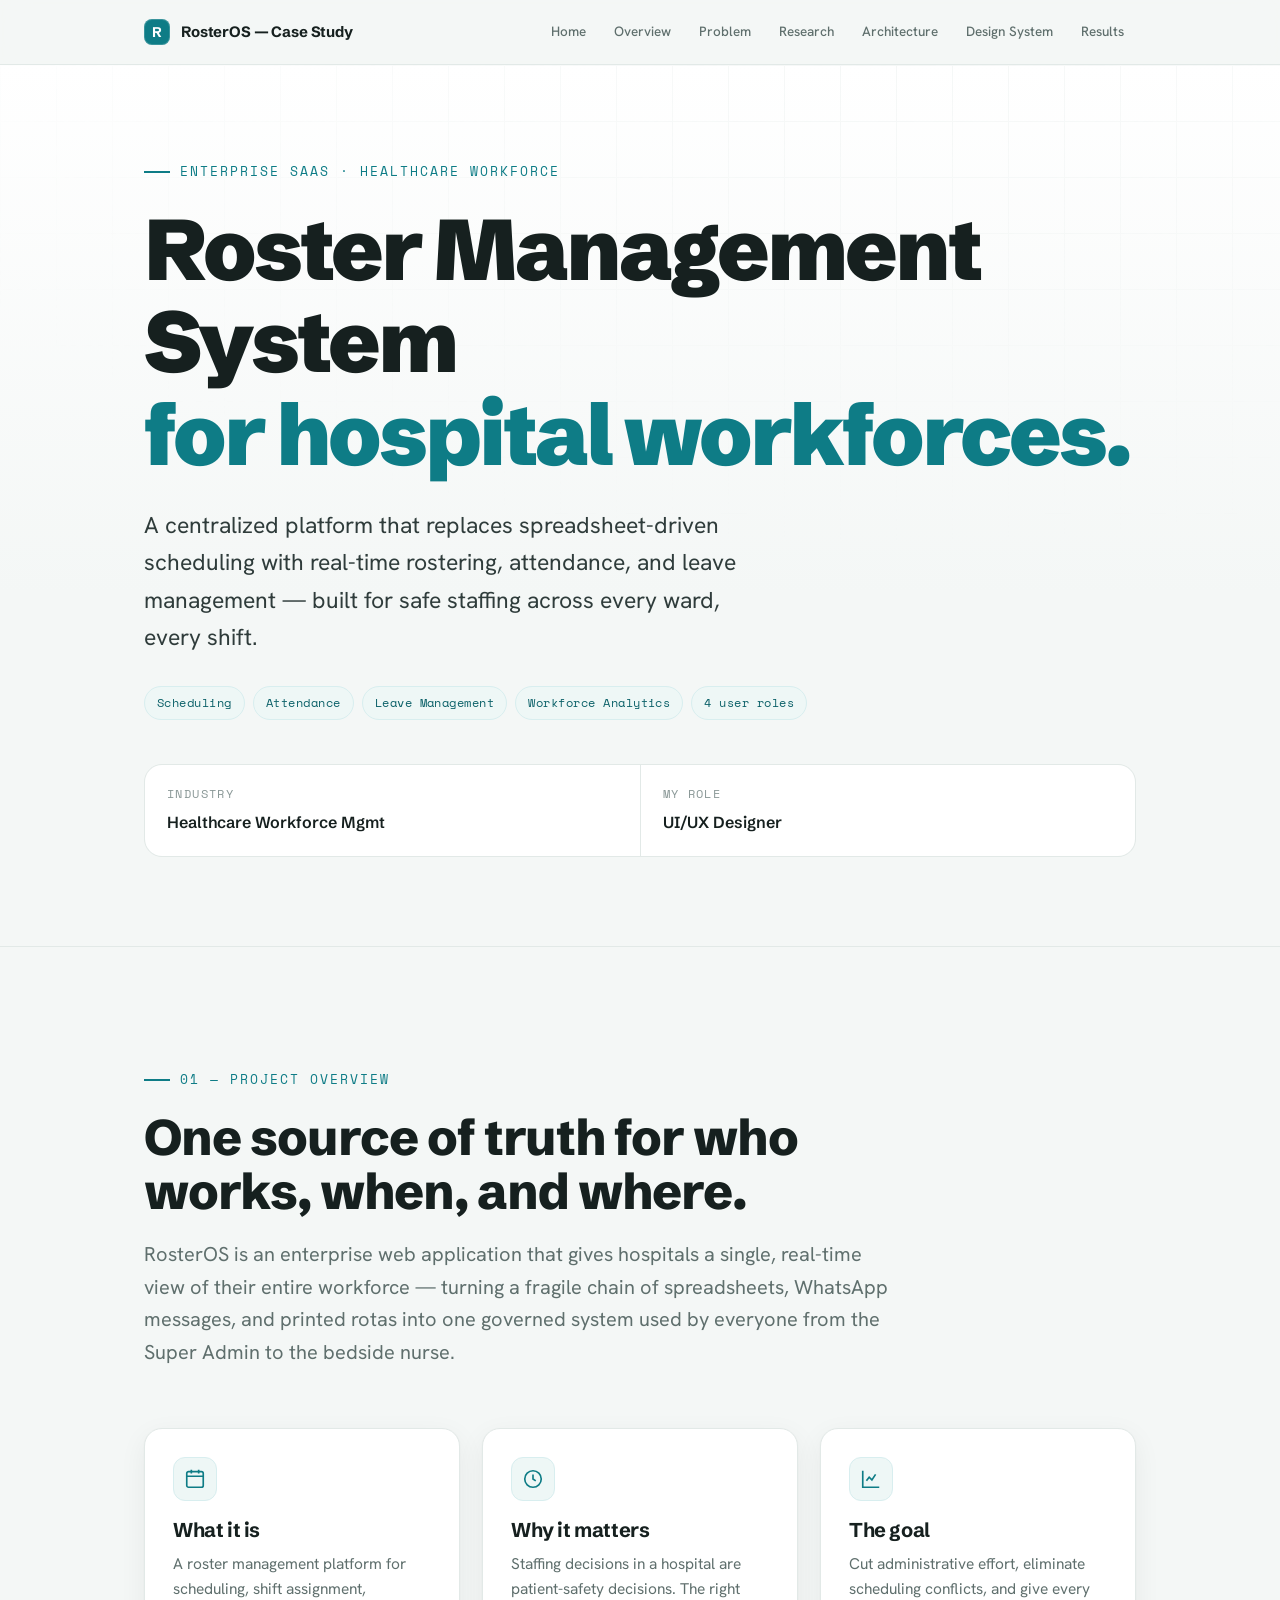
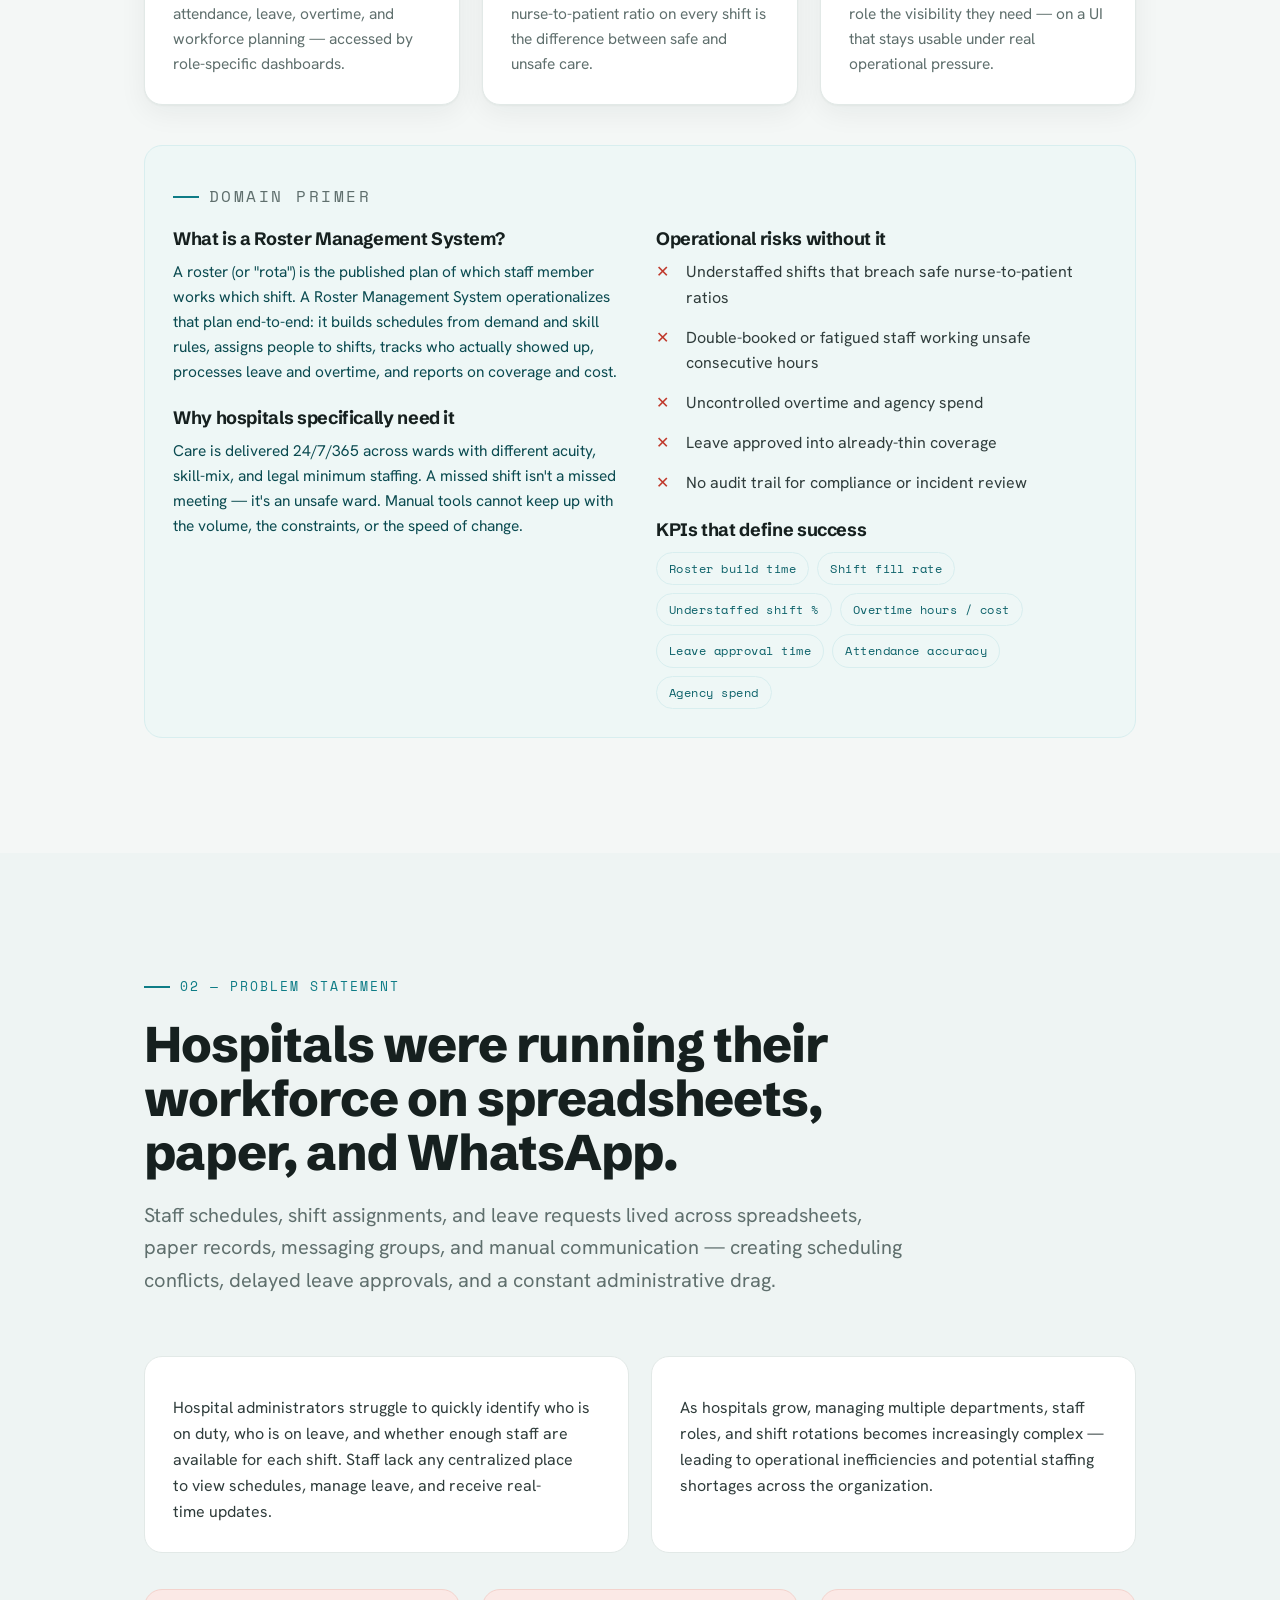
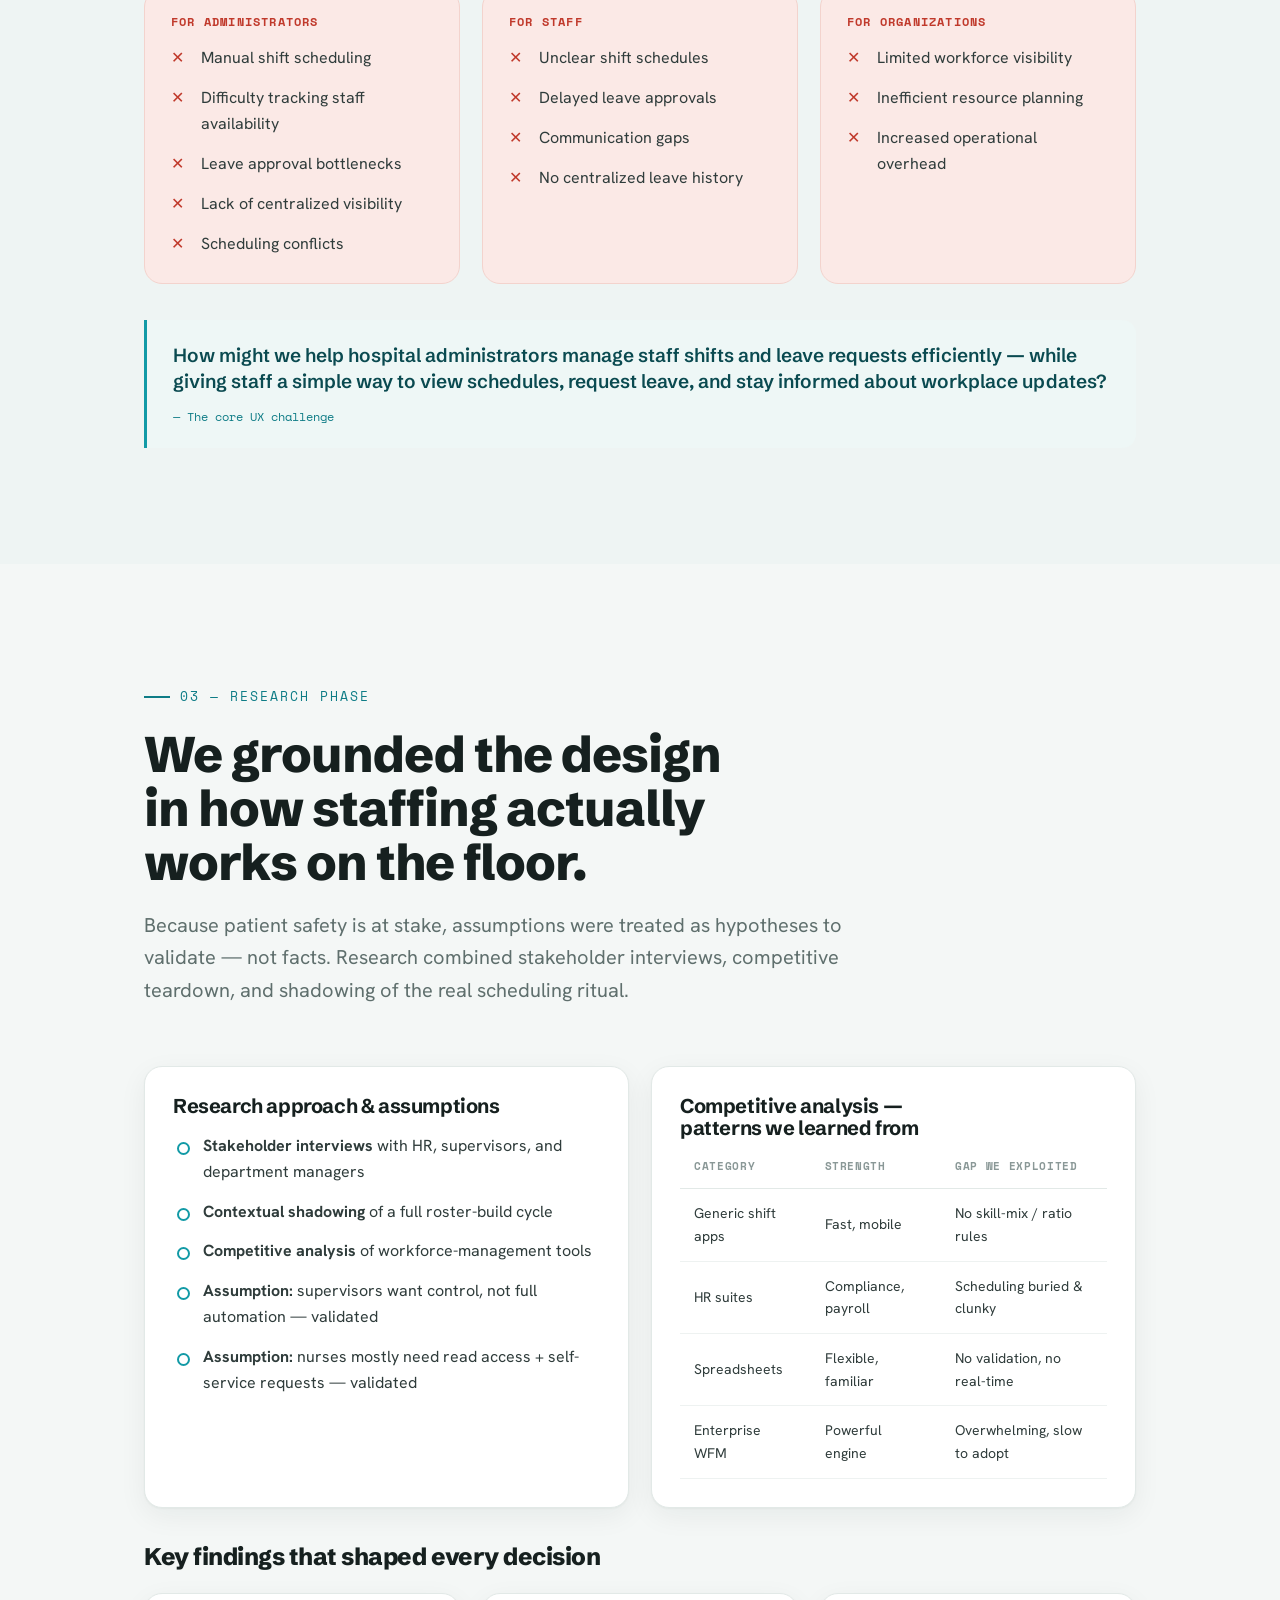
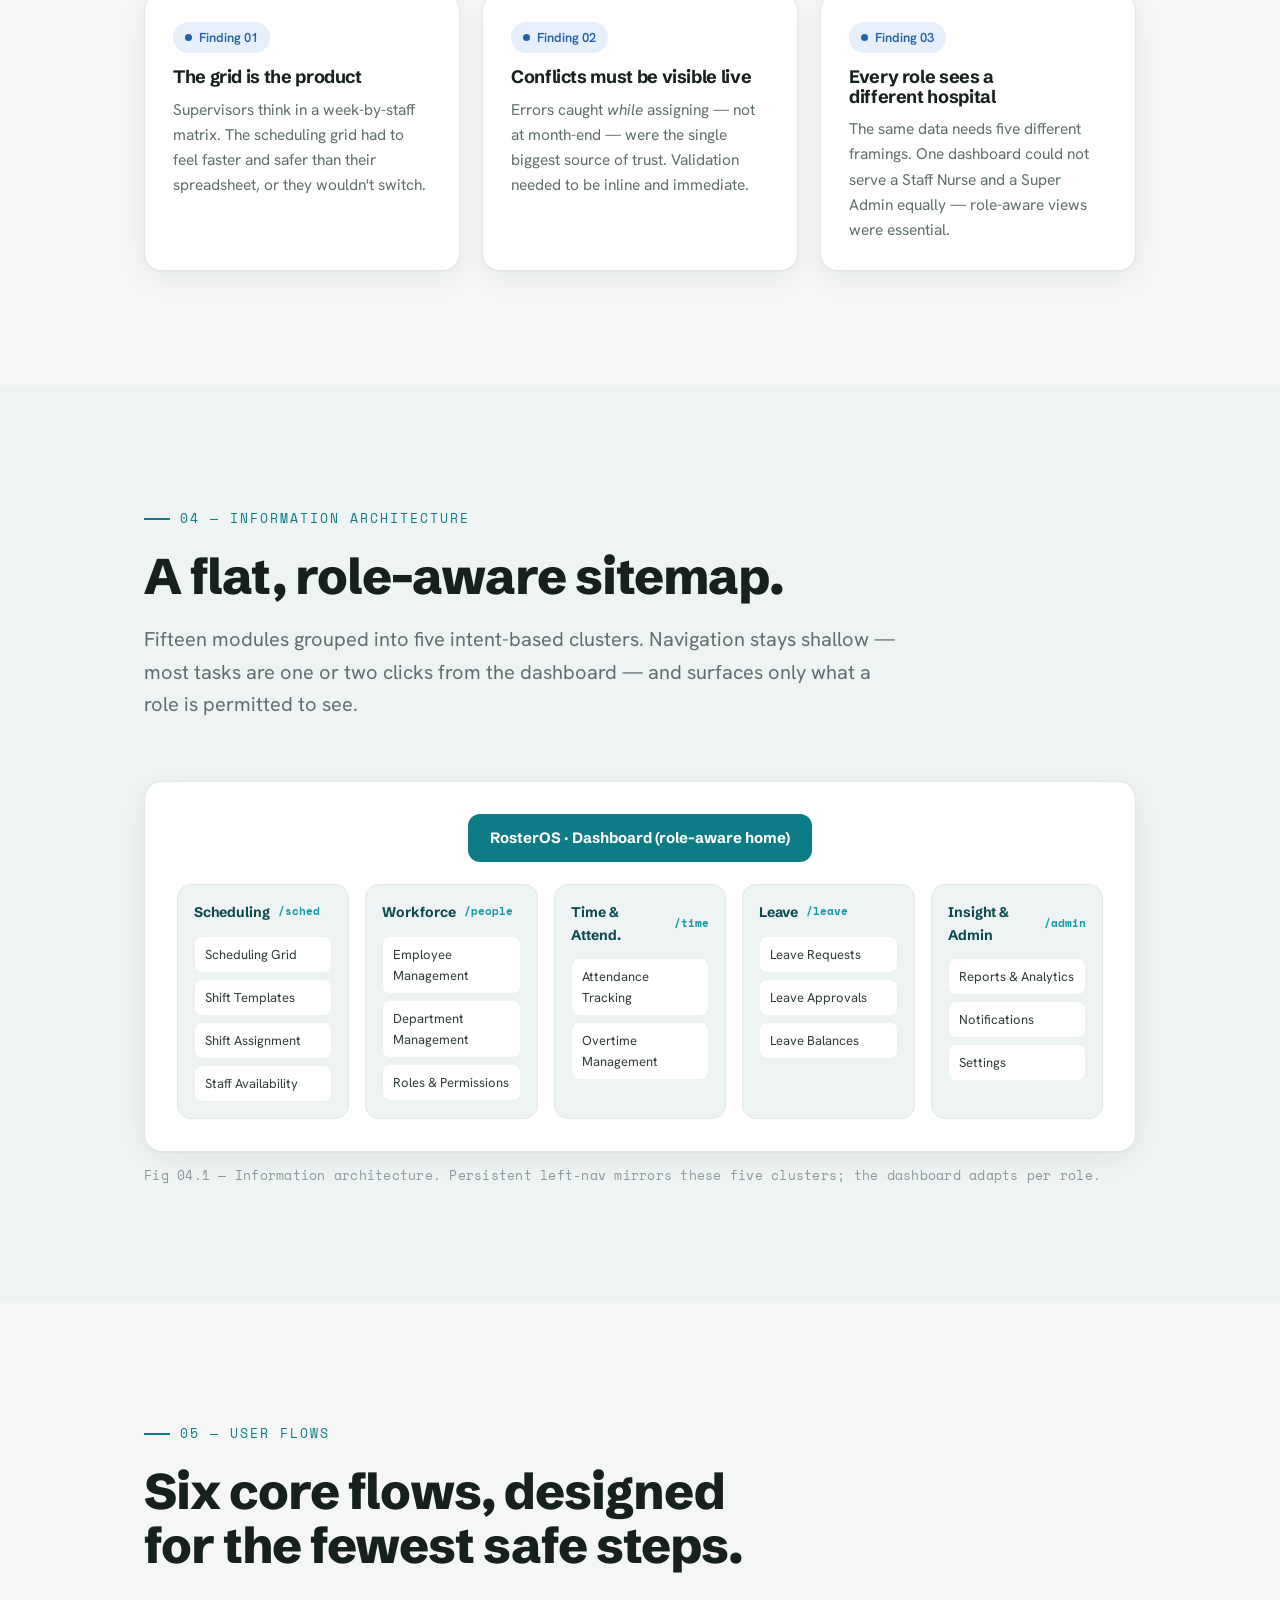
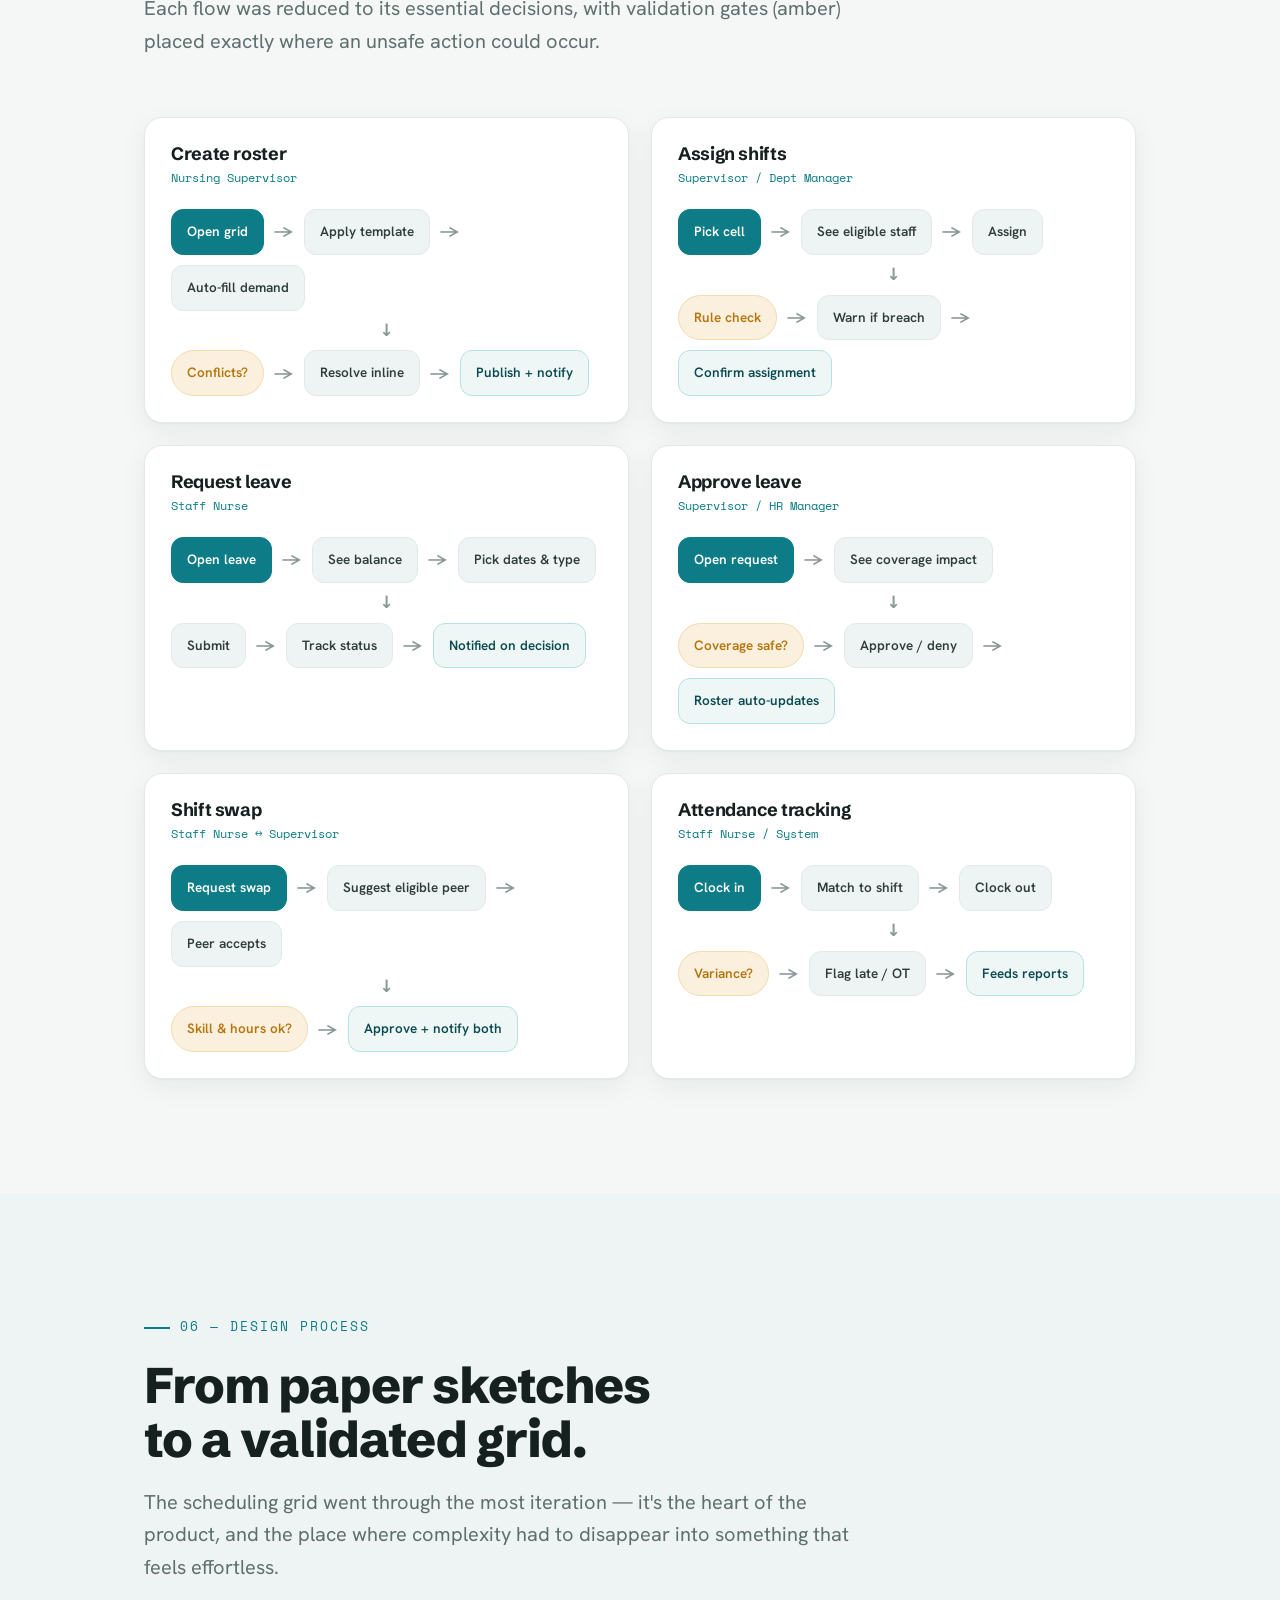
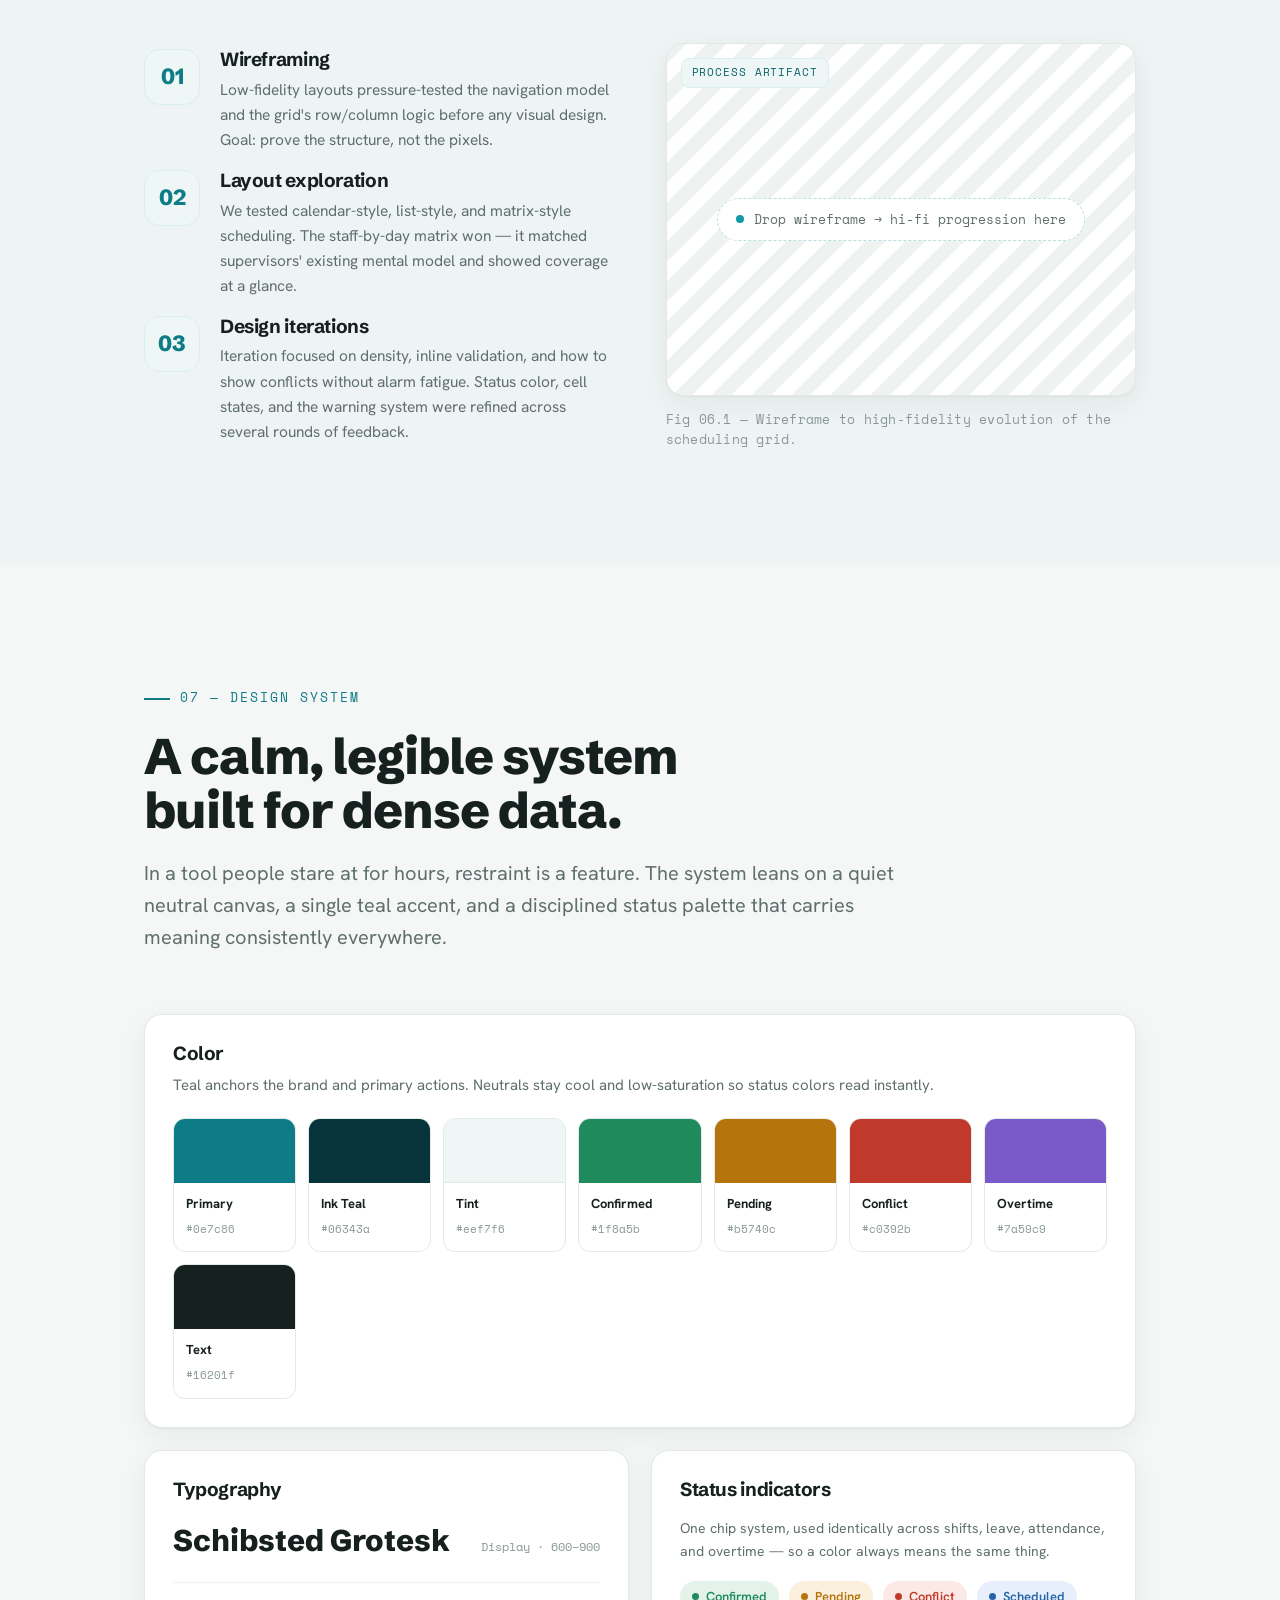
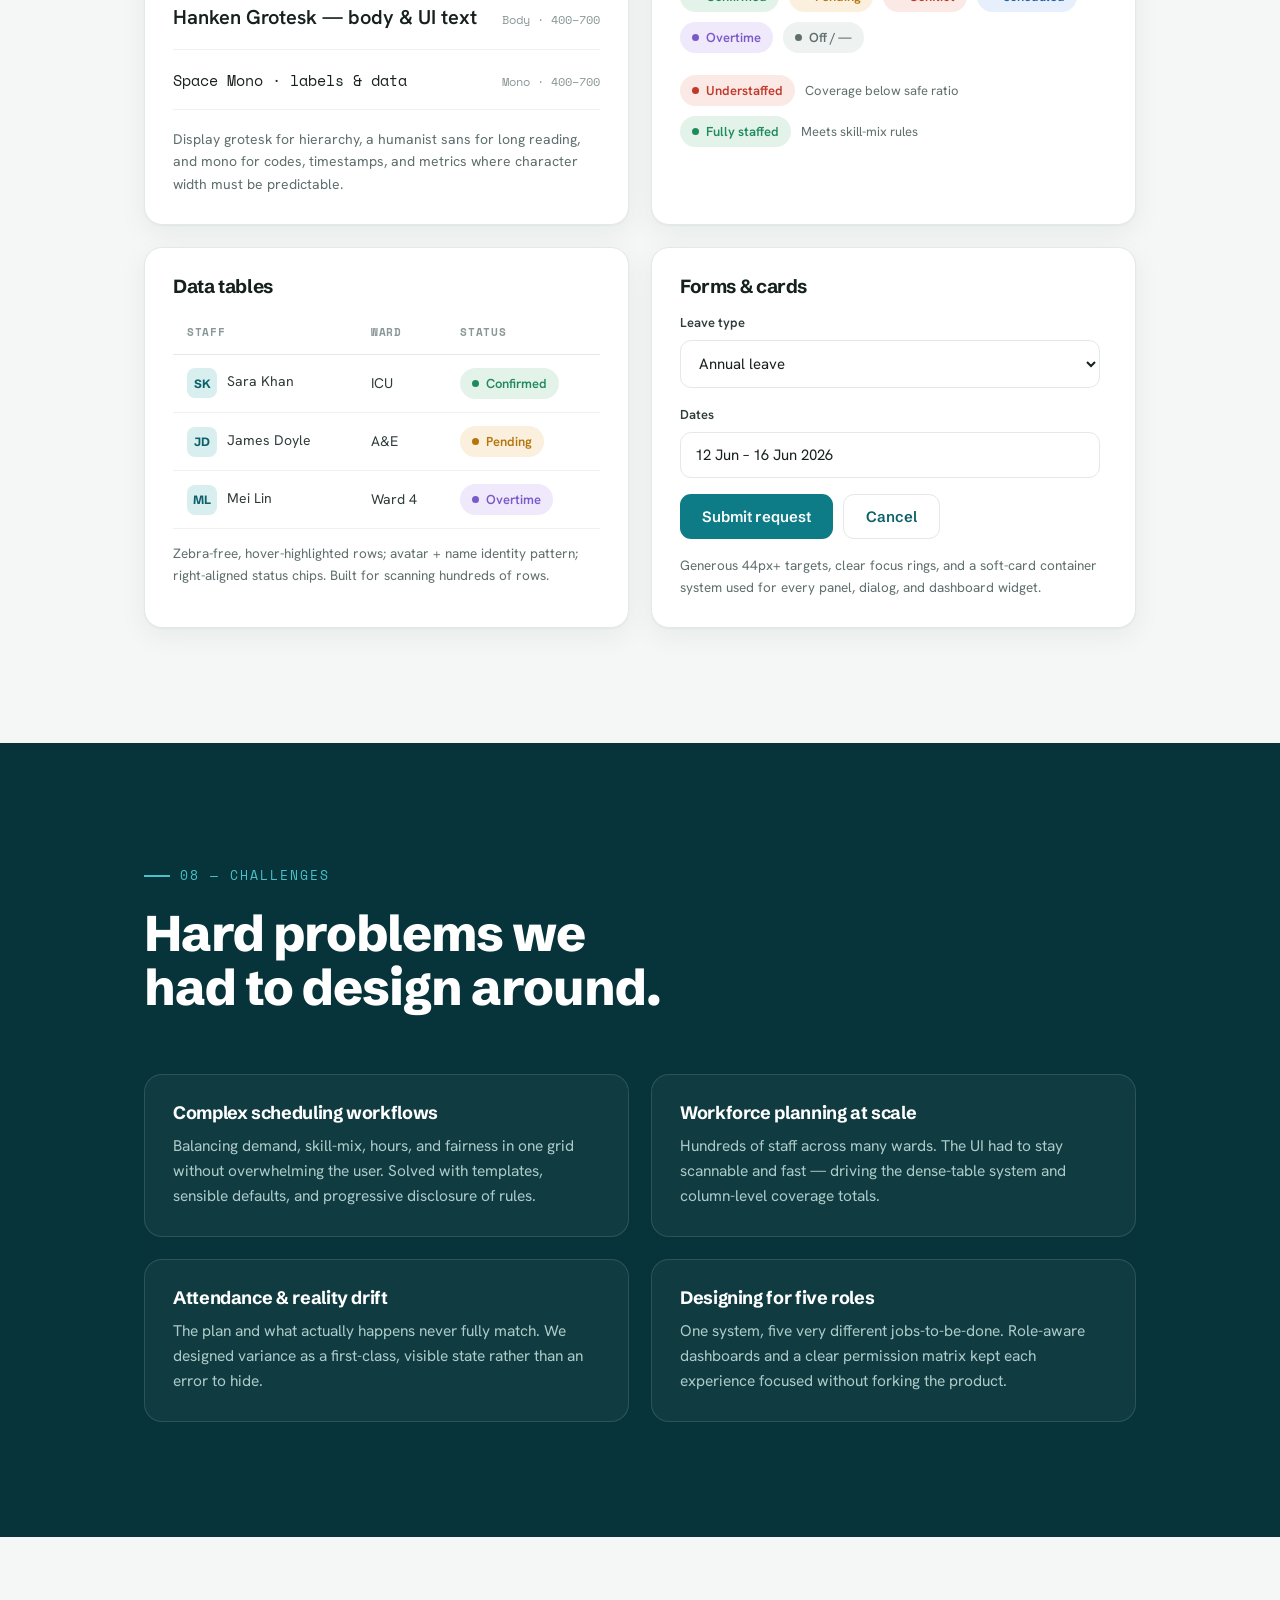
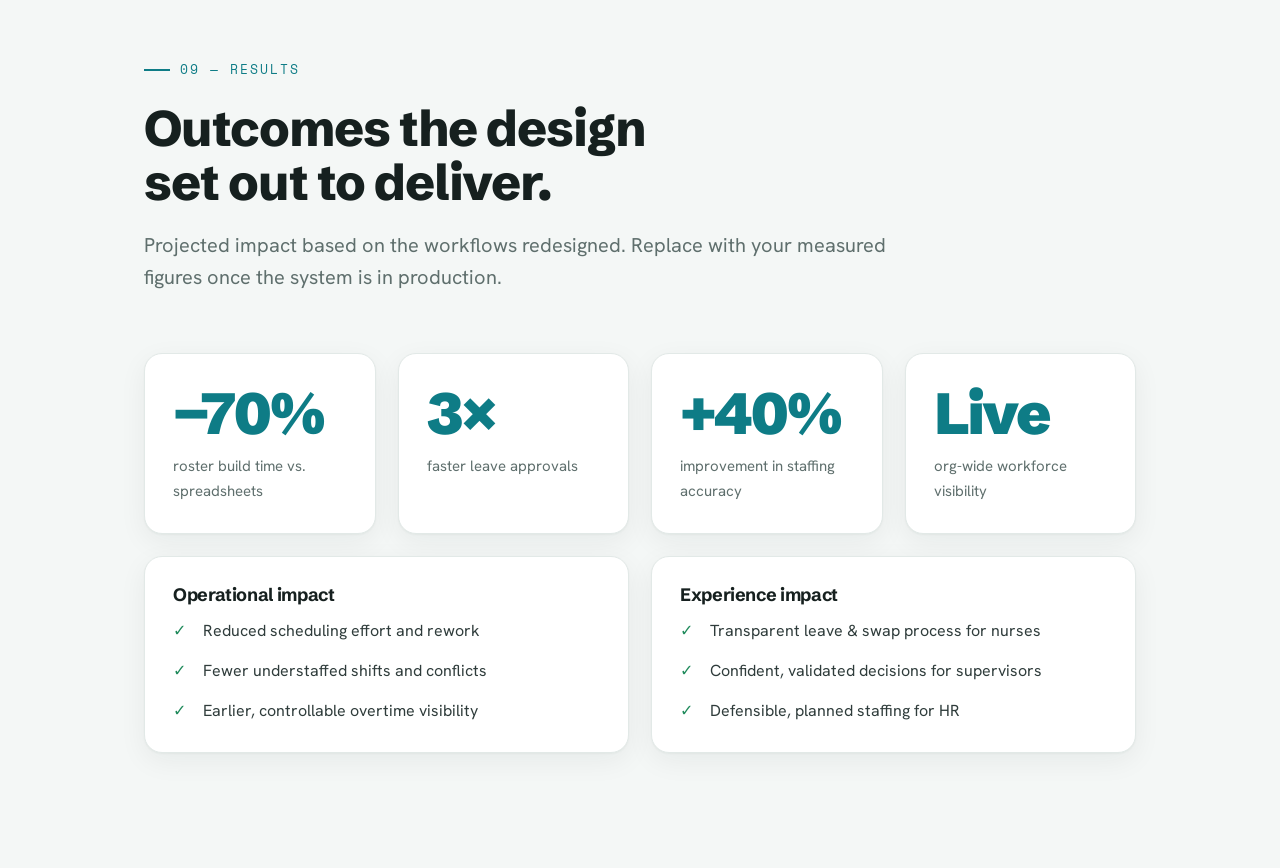
<file: Roster Management (1)/Roster Management - Case Study.html>
<!DOCTYPE html>
<html lang="en">
<head>
<meta charset="UTF-8" />
<meta name="viewport" content="width=device-width, initial-scale=1.0" />
<title>Roster Management System — UX Case Study</title>
<link rel="stylesheet" href="assets/case-study.css" />
</head>
<body>

<!-- ===================== NAV ===================== -->
<nav class="nav">
  <div class="nav__inner">
    <div class="nav__brand">
      <span class="nav__dot">R</span>
      RosterOS — Case Study
    </div>
    <div class="nav__links">
      <a href="../index.html">Home</a>
      <a href="#overview">Overview</a>
      <a href="#problem">Problem</a>
      <a href="#research">Research</a>
      <a href="#ia">Architecture</a>
      <a href="#design-system">Design System</a>
      <a href="#results">Results</a>
    </div>
  </div>
</nav>

<!-- ===================== HERO / COVER ===================== -->
<header class="hero" id="cover">
  <div class="hero__grid"></div>
  <div class="hero__inner">
    <p class="eyebrow">Enterprise SaaS · Healthcare Workforce</p>
    <h1>Roster Management System<br /><span class="accent">for hospital workforces.</span></h1>
    <p class="hero__sub">A centralized platform that replaces spreadsheet-driven scheduling with real-time rostering, attendance, and leave management — built for safe staffing across every ward, every shift.</p>

    <div class="tag-row">
      <span class="tag">Scheduling</span>
      <span class="tag">Attendance</span>
      <span class="tag">Leave Management</span>
      <span class="tag">Workforce Analytics</span>
      <span class="tag">4 user roles</span>
    </div>

    <dl class="hero__meta">
      <div><dt>Industry</dt><dd>Healthcare Workforce Mgmt</dd></div>
      <div><dt>My Role</dt><dd>UI/UX Designer</dd></div>
    </dl>
  </div>
</header>

<!-- ===================== 01 OVERVIEW ===================== -->
<section class="section" id="overview">
  <div class="wrap">
    <div class="section-head reveal">
      <p class="eyebrow">01 — Project Overview</p>
      <h2>One source of truth for who works, when, and where.</h2>
      <p class="lead">RosterOS is an enterprise web application that gives hospitals a single, real-time view of their entire workforce — turning a fragile chain of spreadsheets, WhatsApp messages, and printed rotas into one governed system used by everyone from the Super Admin to the bedside nurse.</p>
    </div>

    <div class="grid cols-3 reveal" style="margin-bottom:40px;">
      <div class="card">
        <div class="card__ico">
          <svg viewBox="0 0 24 24" fill="none" stroke="currentColor" stroke-width="1.8"><rect x="3" y="4" width="18" height="17" rx="2"/><path d="M3 9h18M8 2v4M16 2v4"/></svg>
        </div>
        <h3>What it is</h3>
        <p>A roster management platform for scheduling, shift assignment, attendance, leave, overtime, and workforce planning — accessed by role-specific dashboards.</p>
      </div>
      <div class="card">
        <div class="card__ico">
          <svg viewBox="0 0 24 24" fill="none" stroke="currentColor" stroke-width="1.8"><circle cx="12" cy="12" r="9"/><path d="M12 7v5l3 2"/></svg>
        </div>
        <h3>Why it matters</h3>
        <p>Staffing decisions in a hospital are patient-safety decisions. The right nurse-to-patient ratio on every shift is the difference between safe and unsafe care.</p>
      </div>
      <div class="card">
        <div class="card__ico">
          <svg viewBox="0 0 24 24" fill="none" stroke="currentColor" stroke-width="1.8"><path d="M3 3v18h18"/><path d="M7 14l3-4 3 3 4-6"/></svg>
        </div>
        <h3>The goal</h3>
        <p>Cut administrative effort, eliminate scheduling conflicts, and give every role the visibility they need — on a UI that stays usable under real operational pressure.</p>
      </div>
    </div>

    <!-- Domain primer -->
    <div class="card card--flat reveal" style="border-color:var(--teal-100); background:var(--teal-50);">
      <p class="eyebrow">Domain primer</p>
      <div class="grid cols-2" style="gap:32px;">
        <div>
          <h3 style="font-size:18px;">What is a Roster Management System?</h3>
          <p style="color:var(--teal-900); margin-top:10px;">A roster (or "rota") is the published plan of which staff member works which shift. A Roster Management System operationalizes that plan end-to-end: it builds schedules from demand and skill rules, assigns people to shifts, tracks who actually showed up, processes leave and overtime, and reports on coverage and cost.</p>
          <h3 style="font-size:18px; margin-top:24px;">Why hospitals specifically need it</h3>
          <p style="color:var(--teal-900); margin-top:10px;">Care is delivered 24/7/365 across wards with different acuity, skill-mix, and legal minimum staffing. A missed shift isn't a missed meeting — it's an unsafe ward. Manual tools cannot keep up with the volume, the constraints, or the speed of change.</p>
        </div>
        <div>
          <h3 style="font-size:18px;">Operational risks without it</h3>
          <ul class="ulist ulist--cross" style="margin-top:10px;">
            <li>Understaffed shifts that breach safe nurse-to-patient ratios</li>
            <li>Double-booked or fatigued staff working unsafe consecutive hours</li>
            <li>Uncontrolled overtime and agency spend</li>
            <li>Leave approved into already-thin coverage</li>
            <li>No audit trail for compliance or incident review</li>
          </ul>
          <h3 style="font-size:18px; margin-top:24px;">KPIs that define success</h3>
          <div class="tag-row" style="margin-top:12px;">
            <span class="tag">Roster build time</span>
            <span class="tag">Shift fill rate</span>
            <span class="tag">Understaffed shift %</span>
            <span class="tag">Overtime hours / cost</span>
            <span class="tag">Leave approval time</span>
            <span class="tag">Attendance accuracy</span>
            <span class="tag">Agency spend</span>
          </div>
        </div>
      </div>
    </div>
  </div>
</section>

<!-- ===================== 02 PROBLEM ===================== -->
<section class="section section--tint" id="problem">
  <div class="wrap">
    <div class="section-head reveal">
      <p class="eyebrow">02 — Problem Statement</p>
      <h2>Hospitals were running their workforce on spreadsheets, paper, and WhatsApp.</h2>
      <p class="lead">Staff schedules, shift assignments, and leave requests lived across spreadsheets, paper records, messaging groups, and manual communication — creating scheduling conflicts, delayed leave approvals, and a constant administrative drag.</p>
    </div>

    <div class="grid cols-2 reveal" style="margin-bottom:36px;">
      <div class="card card--flat" style="background:var(--card);">
        <p style="font-size:16px; color:var(--ink-2);">Hospital administrators struggle to quickly identify who is on duty, who is on leave, and whether enough staff are available for each shift. Staff lack any centralized place to view schedules, manage leave, and receive real-time updates.</p>
      </div>
      <div class="card card--flat" style="background:var(--card);">
        <p style="font-size:16px; color:var(--ink-2);">As hospitals grow, managing multiple departments, staff roles, and shift rotations becomes increasingly complex — leading to operational inefficiencies and potential staffing shortages across the organization.</p>
      </div>
    </div>

    <!-- Existing challenges, split by audience -->
    <div class="grid cols-3 reveal" style="margin-bottom:36px;">
      <div class="ba__col ba__col--before">
        <h4>For Administrators</h4>
        <ul class="ulist ulist--cross">
          <li>Manual shift scheduling</li>
          <li>Difficulty tracking staff availability</li>
          <li>Leave approval bottlenecks</li>
          <li>Lack of centralized visibility</li>
          <li>Scheduling conflicts</li>
        </ul>
      </div>
      <div class="ba__col ba__col--before">
        <h4>For Staff</h4>
        <ul class="ulist ulist--cross">
          <li>Unclear shift schedules</li>
          <li>Delayed leave approvals</li>
          <li>Communication gaps</li>
          <li>No centralized leave history</li>
        </ul>
      </div>
      <div class="ba__col ba__col--before">
        <h4>For Organizations</h4>
        <ul class="ulist ulist--cross">
          <li>Limited workforce visibility</li>
          <li>Inefficient resource planning</li>
          <li>Increased operational overhead</li>
        </ul>
      </div>
    </div>

    <!-- HMW challenge -->
    <div class="callout reveal">
      <p style="font-size:19px; font-weight:600; font-family:var(--font-display); color:var(--teal-900); line-height:1.4;">How might we help hospital administrators manage staff shifts and leave requests efficiently — while giving staff a simple way to view schedules, request leave, and stay informed about workplace updates?</p>
      <p class="who">— The core UX challenge</p>
    </div>
  </div>
</section>

<!-- ===================== 03 RESEARCH ===================== -->
<section class="section" id="research">
  <div class="wrap">
    <div class="section-head reveal">
      <p class="eyebrow">03 — Research Phase</p>
      <h2>We grounded the design in how staffing actually works on the floor.</h2>
      <p class="lead">Because patient safety is at stake, assumptions were treated as hypotheses to validate — not facts. Research combined stakeholder interviews, competitive teardown, and shadowing of the real scheduling ritual.</p>
    </div>

    <div class="grid cols-2 reveal" style="margin-bottom:36px;">
      <div class="card">
        <h3>Research approach &amp; assumptions</h3>
        <ul class="ulist" style="margin-top:16px;">
          <li><b>Stakeholder interviews</b> with HR, supervisors, and department managers</li>
          <li><b>Contextual shadowing</b> of a full roster-build cycle</li>
          <li><b>Competitive analysis</b> of workforce-management tools</li>
          <li><b>Assumption:</b> supervisors want control, not full automation — validated</li>
          <li><b>Assumption:</b> nurses mostly need read access + self-service requests — validated</li>
        </ul>
      </div>
      <div class="card">
        <h3>Competitive analysis — patterns we learned from</h3>
        <table class="demo-table" style="margin-top:8px;">
          <thead><tr><th>Category</th><th>Strength</th><th>Gap we exploited</th></tr></thead>
          <tbody>
            <tr><td>Generic shift apps</td><td>Fast, mobile</td><td>No skill-mix / ratio rules</td></tr>
            <tr><td>HR suites</td><td>Compliance, payroll</td><td>Scheduling buried &amp; clunky</td></tr>
            <tr><td>Spreadsheets</td><td>Flexible, familiar</td><td>No validation, no real-time</td></tr>
            <tr><td>Enterprise WFM</td><td>Powerful engine</td><td>Overwhelming, slow to adopt</td></tr>
          </tbody>
        </table>
      </div>
    </div>

    <div class="section-head reveal" style="margin-bottom:24px;">
      <h3 style="font-family:var(--font-display); font-size:24px; font-weight:800;">Key findings that shaped every decision</h3>
    </div>
    <div class="grid cols-3 reveal">
      <div class="card">
        <span class="chip info">Finding 01</span>
        <h3 style="margin-top:14px; font-size:18px;">The grid is the product</h3>
        <p>Supervisors think in a week-by-staff matrix. The scheduling grid had to feel faster and safer than their spreadsheet, or they wouldn't switch.</p>
      </div>
      <div class="card">
        <span class="chip info">Finding 02</span>
        <h3 style="margin-top:14px; font-size:18px;">Conflicts must be visible live</h3>
        <p>Errors caught <em>while</em> assigning — not at month-end — were the single biggest source of trust. Validation needed to be inline and immediate.</p>
      </div>
      <div class="card">
        <span class="chip info">Finding 03</span>
        <h3 style="margin-top:14px; font-size:18px;">Every role sees a different hospital</h3>
        <p>The same data needs five different framings. One dashboard could not serve a Staff Nurse and a Super Admin equally — role-aware views were essential.</p>
      </div>
    </div>
  </div>
</section>

<!-- ===================== 06 INFORMATION ARCHITECTURE ===================== -->
<section class="section section--tint" id="ia">
  <div class="wrap">
    <div class="section-head reveal">
      <p class="eyebrow">04 — Information Architecture</p>
      <h2>A flat, role-aware sitemap.</h2>
      <p class="lead">Fifteen modules grouped into five intent-based clusters. Navigation stays shallow — most tasks are one or two clicks from the dashboard — and surfaces only what a role is permitted to see.</p>
    </div>

    <div class="sitemap reveal">
      <div class="sm-root">
        <div class="sm-node">RosterOS · Dashboard (role-aware home)</div>
        <div class="sm-cols">
          <div class="sm-col">
            <div class="sm-cat">Scheduling <span>/sched</span></div>
            <ul class="sm-leaf">
              <li>Scheduling Grid</li>
              <li>Shift Templates</li>
              <li>Shift Assignment</li>
              <li>Staff Availability</li>
            </ul>
          </div>
          <div class="sm-col">
            <div class="sm-cat">Workforce <span>/people</span></div>
            <ul class="sm-leaf">
              <li>Employee Management</li>
              <li>Department Management</li>
              <li>Roles &amp; Permissions</li>
            </ul>
          </div>
          <div class="sm-col">
            <div class="sm-cat">Time &amp; Attend. <span>/time</span></div>
            <ul class="sm-leaf">
              <li>Attendance Tracking</li>
              <li>Overtime Management</li>
            </ul>
          </div>
          <div class="sm-col">
            <div class="sm-cat">Leave <span>/leave</span></div>
            <ul class="sm-leaf">
              <li>Leave Requests</li>
              <li>Leave Approvals</li>
              <li>Leave Balances</li>
            </ul>
          </div>
          <div class="sm-col">
            <div class="sm-cat">Insight &amp; Admin <span>/admin</span></div>
            <ul class="sm-leaf">
              <li>Reports &amp; Analytics</li>
              <li>Notifications</li>
              <li>Settings</li>
            </ul>
          </div>
        </div>
      </div>
    </div>
    <p class="figcap reveal">Fig 04.1 — Information architecture. Persistent left-nav mirrors these five clusters; the dashboard adapts per role.</p>
  </div>
</section>

<!-- ===================== 07 USER FLOWS ===================== -->
<section class="section" id="flows">
  <div class="wrap">
    <div class="section-head reveal">
      <p class="eyebrow">05 — User Flows</p>
      <h2>Six core flows, designed for the fewest safe steps.</h2>
      <p class="lead">Each flow was reduced to its essential decisions, with validation gates (amber) placed exactly where an unsafe action could occur.</p>
    </div>

    <div class="grid cols-2 reveal">
      <!-- Flow 1 -->
      <div class="flow">
        <h3>Create roster</h3>
        <p class="flow__role">Nursing Supervisor</p>
        <div class="flow__lane">
          <span class="node start">Open grid</span><span class="arrow">→</span>
          <span class="node">Apply template</span><span class="arrow">→</span>
          <span class="node">Auto-fill demand</span>
        </div>
        <span class="arrow arrow--down">↓</span>
        <div class="flow__lane">
          <span class="node decision">Conflicts?</span><span class="arrow">→</span>
          <span class="node">Resolve inline</span><span class="arrow">→</span>
          <span class="node end">Publish + notify</span>
        </div>
      </div>
      <!-- Flow 2 -->
      <div class="flow">
        <h3>Assign shifts</h3>
        <p class="flow__role">Supervisor / Dept Manager</p>
        <div class="flow__lane">
          <span class="node start">Pick cell</span><span class="arrow">→</span>
          <span class="node">See eligible staff</span><span class="arrow">→</span>
          <span class="node">Assign</span>
        </div>
        <span class="arrow arrow--down">↓</span>
        <div class="flow__lane">
          <span class="node decision">Rule check</span><span class="arrow">→</span>
          <span class="node">Warn if breach</span><span class="arrow">→</span>
          <span class="node end">Confirm assignment</span>
        </div>
      </div>
      <!-- Flow 3 -->
      <div class="flow">
        <h3>Request leave</h3>
        <p class="flow__role">Staff Nurse</p>
        <div class="flow__lane">
          <span class="node start">Open leave</span><span class="arrow">→</span>
          <span class="node">See balance</span><span class="arrow">→</span>
          <span class="node">Pick dates &amp; type</span>
        </div>
        <span class="arrow arrow--down">↓</span>
        <div class="flow__lane">
          <span class="node">Submit</span><span class="arrow">→</span>
          <span class="node">Track status</span><span class="arrow">→</span>
          <span class="node end">Notified on decision</span>
        </div>
      </div>
      <!-- Flow 4 -->
      <div class="flow">
        <h3>Approve leave</h3>
        <p class="flow__role">Supervisor / HR Manager</p>
        <div class="flow__lane">
          <span class="node start">Open request</span><span class="arrow">→</span>
          <span class="node">See coverage impact</span>
        </div>
        <span class="arrow arrow--down">↓</span>
        <div class="flow__lane">
          <span class="node decision">Coverage safe?</span><span class="arrow">→</span>
          <span class="node">Approve / deny</span><span class="arrow">→</span>
          <span class="node end">Roster auto-updates</span>
        </div>
      </div>
      <!-- Flow 5 -->
      <div class="flow">
        <h3>Shift swap</h3>
        <p class="flow__role">Staff Nurse ↔ Supervisor</p>
        <div class="flow__lane">
          <span class="node start">Request swap</span><span class="arrow">→</span>
          <span class="node">Suggest eligible peer</span><span class="arrow">→</span>
          <span class="node">Peer accepts</span>
        </div>
        <span class="arrow arrow--down">↓</span>
        <div class="flow__lane">
          <span class="node decision">Skill &amp; hours ok?</span><span class="arrow">→</span>
          <span class="node end">Approve + notify both</span>
        </div>
      </div>
      <!-- Flow 6 -->
      <div class="flow">
        <h3>Attendance tracking</h3>
        <p class="flow__role">Staff Nurse / System</p>
        <div class="flow__lane">
          <span class="node start">Clock in</span><span class="arrow">→</span>
          <span class="node">Match to shift</span><span class="arrow">→</span>
          <span class="node">Clock out</span>
        </div>
        <span class="arrow arrow--down">↓</span>
        <div class="flow__lane">
          <span class="node decision">Variance?</span><span class="arrow">→</span>
          <span class="node">Flag late / OT</span><span class="arrow">→</span>
          <span class="node end">Feeds reports</span>
        </div>
      </div>
    </div>
  </div>
</section>

<!-- ===================== 08 DESIGN PROCESS ===================== -->
<section class="section section--tint" id="process">
  <div class="wrap">
    <div class="section-head reveal">
      <p class="eyebrow">06 — Design Process</p>
      <h2>From paper sketches to a validated grid.</h2>
      <p class="lead">The scheduling grid went through the most iteration — it's the heart of the product, and the place where complexity had to disappear into something that feels effortless.</p>
    </div>

    <div class="split">
      <div class="steps reveal">
        <div class="step"><div class="step__n"></div><div><h3>Wireframing</h3><p>Low-fidelity layouts pressure-tested the navigation model and the grid's row/column logic before any visual design. Goal: prove the structure, not the pixels.</p></div></div>
        <div class="step"><div class="step__n"></div><div><h3>Layout exploration</h3><p>We tested calendar-style, list-style, and matrix-style scheduling. The staff-by-day matrix won — it matched supervisors' existing mental model and showed coverage at a glance.</p></div></div>
        <div class="step"><div class="step__n"></div><div><h3>Design iterations</h3><p>Iteration focused on density, inline validation, and how to show conflicts without alarm fatigue. Status color, cell states, and the warning system were refined across several rounds of feedback.</p></div></div>
      </div>
      <div class="reveal">
        <div class="screen screen--tall">
          <span class="screen__chip">Process artifact</span>
          <span class="screen__label">Drop wireframe → hi-fi progression here</span>
        </div>
        <p class="figcap">Fig 06.1 — Wireframe to high-fidelity evolution of the scheduling grid.</p>
      </div>
    </div>
  </div>
</section>

<!-- ===================== 09 DESIGN SYSTEM ===================== -->
<section class="section" id="design-system">
  <div class="wrap">
    <div class="section-head reveal">
      <p class="eyebrow">07 — Design System</p>
      <h2>A calm, legible system built for dense data.</h2>
      <p class="lead">In a tool people stare at for hours, restraint is a feature. The system leans on a quiet neutral canvas, a single teal accent, and a disciplined status palette that carries meaning consistently everywhere.</p>
    </div>

    <!-- Colors -->
    <div class="card reveal" style="margin-bottom:22px;">
      <h3 style="font-size:19px; margin-bottom:6px;">Color</h3>
      <p style="color:var(--muted); font-size:15px; margin-bottom:20px;">Teal anchors the brand and primary actions. Neutrals stay cool and low-saturation so status colors read instantly.</p>
      <div class="swatches">
        <div class="swatch"><div class="swatch__chip" style="background:var(--teal-700)"></div><div class="swatch__meta"><b>Primary</b><code>#0e7c86</code></div></div>
        <div class="swatch"><div class="swatch__chip" style="background:var(--teal-950)"></div><div class="swatch__meta"><b>Ink Teal</b><code>#06343a</code></div></div>
        <div class="swatch"><div class="swatch__chip" style="background:var(--teal-50); border-bottom:1px solid var(--line)"></div><div class="swatch__meta"><b>Tint</b><code>#eef7f6</code></div></div>
        <div class="swatch"><div class="swatch__chip" style="background:var(--ok)"></div><div class="swatch__meta"><b>Confirmed</b><code>#1f8a5b</code></div></div>
        <div class="swatch"><div class="swatch__chip" style="background:var(--warn)"></div><div class="swatch__meta"><b>Pending</b><code>#b5740c</code></div></div>
        <div class="swatch"><div class="swatch__chip" style="background:var(--crit)"></div><div class="swatch__meta"><b>Conflict</b><code>#c0392b</code></div></div>
        <div class="swatch"><div class="swatch__chip" style="background:var(--ot)"></div><div class="swatch__meta"><b>Overtime</b><code>#7a59c9</code></div></div>
        <div class="swatch"><div class="swatch__chip" style="background:var(--ink)"></div><div class="swatch__meta"><b>Text</b><code>#16201f</code></div></div>
      </div>
    </div>

    <div class="grid cols-2 reveal" style="margin-bottom:22px;">
      <!-- Type -->
      <div class="card">
        <h3 style="font-size:19px; margin-bottom:18px;">Typography</h3>
        <div class="type-spec">
          <div class="type-row"><span class="sample" style="font-size:30px; font-weight:800;">Schibsted Grotesk</span><span class="meta">Display · 600–900</span></div>
          <div class="type-row"><span class="sample" style="font-size:20px; font-family:var(--font-body); font-weight:600;">Hanken Grotesk — body &amp; UI text</span><span class="meta">Body · 400–700</span></div>
          <div class="type-row"><span class="sample" style="font-size:15px; font-family:var(--font-mono);">Space Mono · labels &amp; data</span><span class="meta">Mono · 400–700</span></div>
        </div>
        <p style="color:var(--muted); font-size:14px; margin-top:18px;">Display grotesk for hierarchy, a humanist sans for long reading, and mono for codes, timestamps, and metrics where character width must be predictable.</p>
      </div>
      <!-- Status indicators -->
      <div class="card">
        <h3 style="font-size:19px; margin-bottom:18px;">Status indicators</h3>
        <p style="color:var(--muted); font-size:14px; margin-bottom:18px;">One chip system, used identically across shifts, leave, attendance, and overtime — so a color always means the same thing.</p>
        <div style="display:flex; flex-wrap:wrap; gap:10px;">
          <span class="chip ok">Confirmed</span>
          <span class="chip warn">Pending</span>
          <span class="chip crit">Conflict</span>
          <span class="chip info">Scheduled</span>
          <span class="chip ot">Overtime</span>
          <span class="chip neutral">Off / —</span>
        </div>
        <div style="margin-top:22px; display:grid; gap:10px;">
          <div style="display:flex; gap:10px; align-items:center;"><span class="chip crit">Understaffed</span><span style="font-size:13px; color:var(--muted)">Coverage below safe ratio</span></div>
          <div style="display:flex; gap:10px; align-items:center;"><span class="chip ok">Fully staffed</span><span style="font-size:13px; color:var(--muted)">Meets skill-mix rules</span></div>
        </div>
      </div>
    </div>

    <div class="grid cols-2 reveal">
      <!-- Table component -->
      <div class="card">
        <h3 style="font-size:19px; margin-bottom:16px;">Data tables</h3>
        <table class="demo-table">
          <thead><tr><th>Staff</th><th>Ward</th><th>Status</th></tr></thead>
          <tbody>
            <tr><td><span class="avatar-sm">SK</span>Sara Khan</td><td>ICU</td><td><span class="chip ok">Confirmed</span></td></tr>
            <tr><td><span class="avatar-sm">JD</span>James Doyle</td><td>A&amp;E</td><td><span class="chip warn">Pending</span></td></tr>
            <tr><td><span class="avatar-sm">ML</span>Mei Lin</td><td>Ward 4</td><td><span class="chip ot">Overtime</span></td></tr>
          </tbody>
        </table>
        <p style="color:var(--muted); font-size:13.5px; margin-top:14px;">Zebra-free, hover-highlighted rows; avatar + name identity pattern; right-aligned status chips. Built for scanning hundreds of rows.</p>
      </div>
      <!-- Forms + cards -->
      <div class="card">
        <h3 style="font-size:19px; margin-bottom:16px;">Forms &amp; cards</h3>
        <div class="form-demo">
          <div class="field"><label>Leave type</label><select><option>Annual leave</option><option>Sick leave</option><option>Unpaid</option></select></div>
          <div class="field"><label>Dates</label><input type="text" value="12 Jun – 16 Jun 2026" /></div>
          <div style="display:flex; gap:10px;">
            <button class="btn btn--primary">Submit request</button>
            <button class="btn btn--ghost">Cancel</button>
          </div>
        </div>
        <p style="color:var(--muted); font-size:13.5px; margin-top:16px;">Generous 44px+ targets, clear focus rings, and a soft-card container system used for every panel, dialog, and dashboard widget.</p>
      </div>
    </div>
  </div>
</section>

<!-- ===================== 12 CHALLENGES ===================== -->
<section class="section section--ink" id="challenges">
  <div class="wrap">
    <div class="section-head reveal">
      <p class="eyebrow">08 — Challenges</p>
      <h2>Hard problems we had to design around.</h2>
    </div>
    <div class="grid cols-2 reveal">
      <div class="card"><h3 style="font-size:18px; color:#fff;">Complex scheduling workflows</h3><p>Balancing demand, skill-mix, hours, and fairness in one grid without overwhelming the user. Solved with templates, sensible defaults, and progressive disclosure of rules.</p></div>
      <div class="card"><h3 style="font-size:18px; color:#fff;">Workforce planning at scale</h3><p>Hundreds of staff across many wards. The UI had to stay scannable and fast — driving the dense-table system and column-level coverage totals.</p></div>
      <div class="card"><h3 style="font-size:18px; color:#fff;">Attendance &amp; reality drift</h3><p>The plan and what actually happens never fully match. We designed variance as a first-class, visible state rather than an error to hide.</p></div>
      <div class="card"><h3 style="font-size:18px; color:#fff;">Designing for five roles</h3><p>One system, five very different jobs-to-be-done. Role-aware dashboards and a clear permission matrix kept each experience focused without forking the product.</p></div>
    </div>
  </div>
</section>

<!-- ===================== 13 RESULTS ===================== -->
<section class="section" id="results">
  <div class="wrap">
    <div class="section-head reveal">
      <p class="eyebrow">09 — Results</p>
      <h2>Outcomes the design set out to deliver.</h2>
      <p class="lead">Projected impact based on the workflows redesigned. Replace with your measured figures once the system is in production.</p>
    </div>
    <div class="grid cols-4 reveal">
      <div class="card stat"><div class="stat__num">−70%</div><div class="stat__lab">roster build time vs. spreadsheets</div></div>
      <div class="card stat"><div class="stat__num">3×</div><div class="stat__lab">faster leave approvals</div></div>
      <div class="card stat"><div class="stat__num">+40%</div><div class="stat__lab">improvement in staffing accuracy</div></div>
      <div class="card stat"><div class="stat__num">Live</div><div class="stat__lab">org-wide workforce visibility</div></div>
    </div>
    <div class="grid cols-2 reveal" style="margin-top:22px;">
      <div class="card"><h3 style="font-size:18px;">Operational impact</h3><ul class="ulist ulist--check" style="margin-top:14px;"><li>Reduced scheduling effort and rework</li><li>Fewer understaffed shifts and conflicts</li><li>Earlier, controllable overtime visibility</li></ul></div>
      <div class="card"><h3 style="font-size:18px;">Experience impact</h3><ul class="ulist ulist--check" style="margin-top:14px;"><li>Transparent leave &amp; swap process for nurses</li><li>Confident, validated decisions for supervisors</li><li>Defensible, planned staffing for HR</li></ul></div>
    </div>
  </div>
</section>

<script>
  // reveal on scroll
  const io = new IntersectionObserver((entries) => {
    entries.forEach(e => { if (e.isIntersecting) { e.target.classList.add('in'); io.unobserve(e.target); } });
  }, { threshold: 0.12, rootMargin: '0px 0px -40px 0px' });
  document.querySelectorAll('.reveal').forEach(el => io.observe(el));
</script>
</body>
</html>
</file>
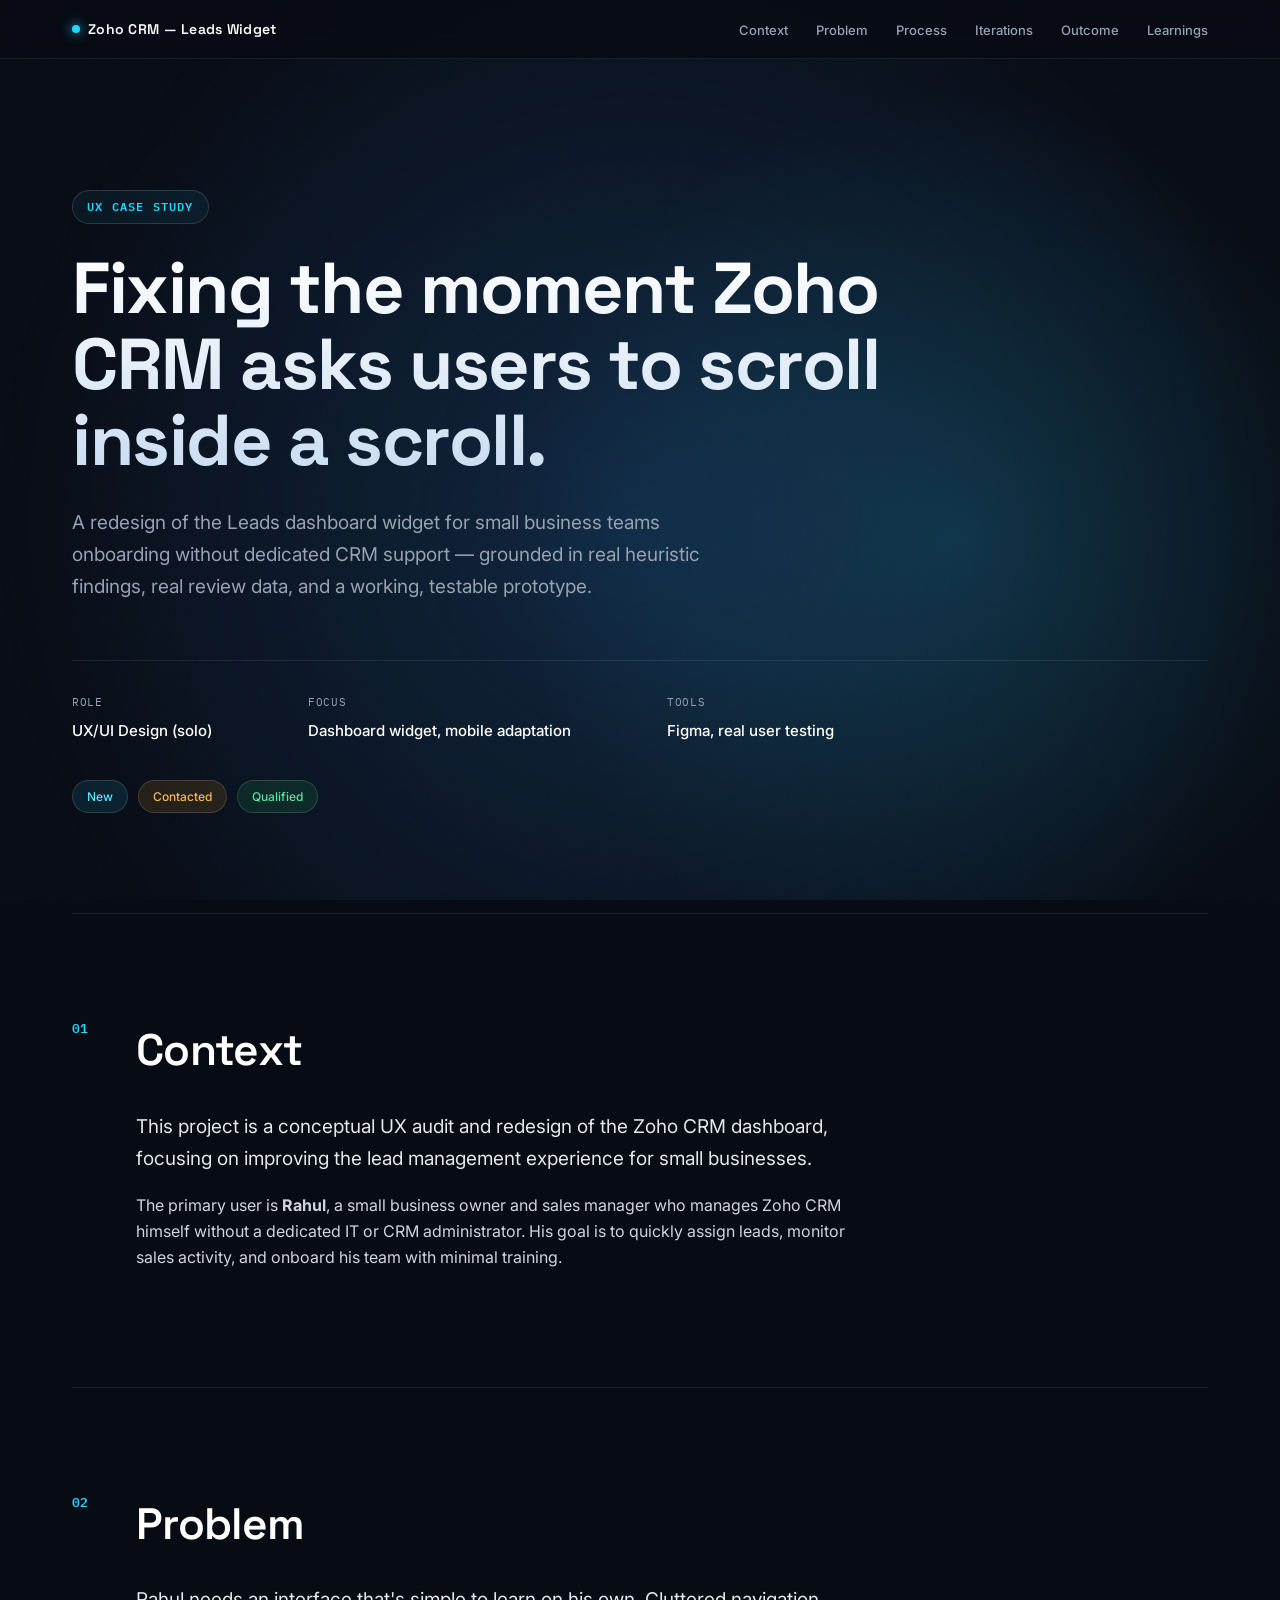
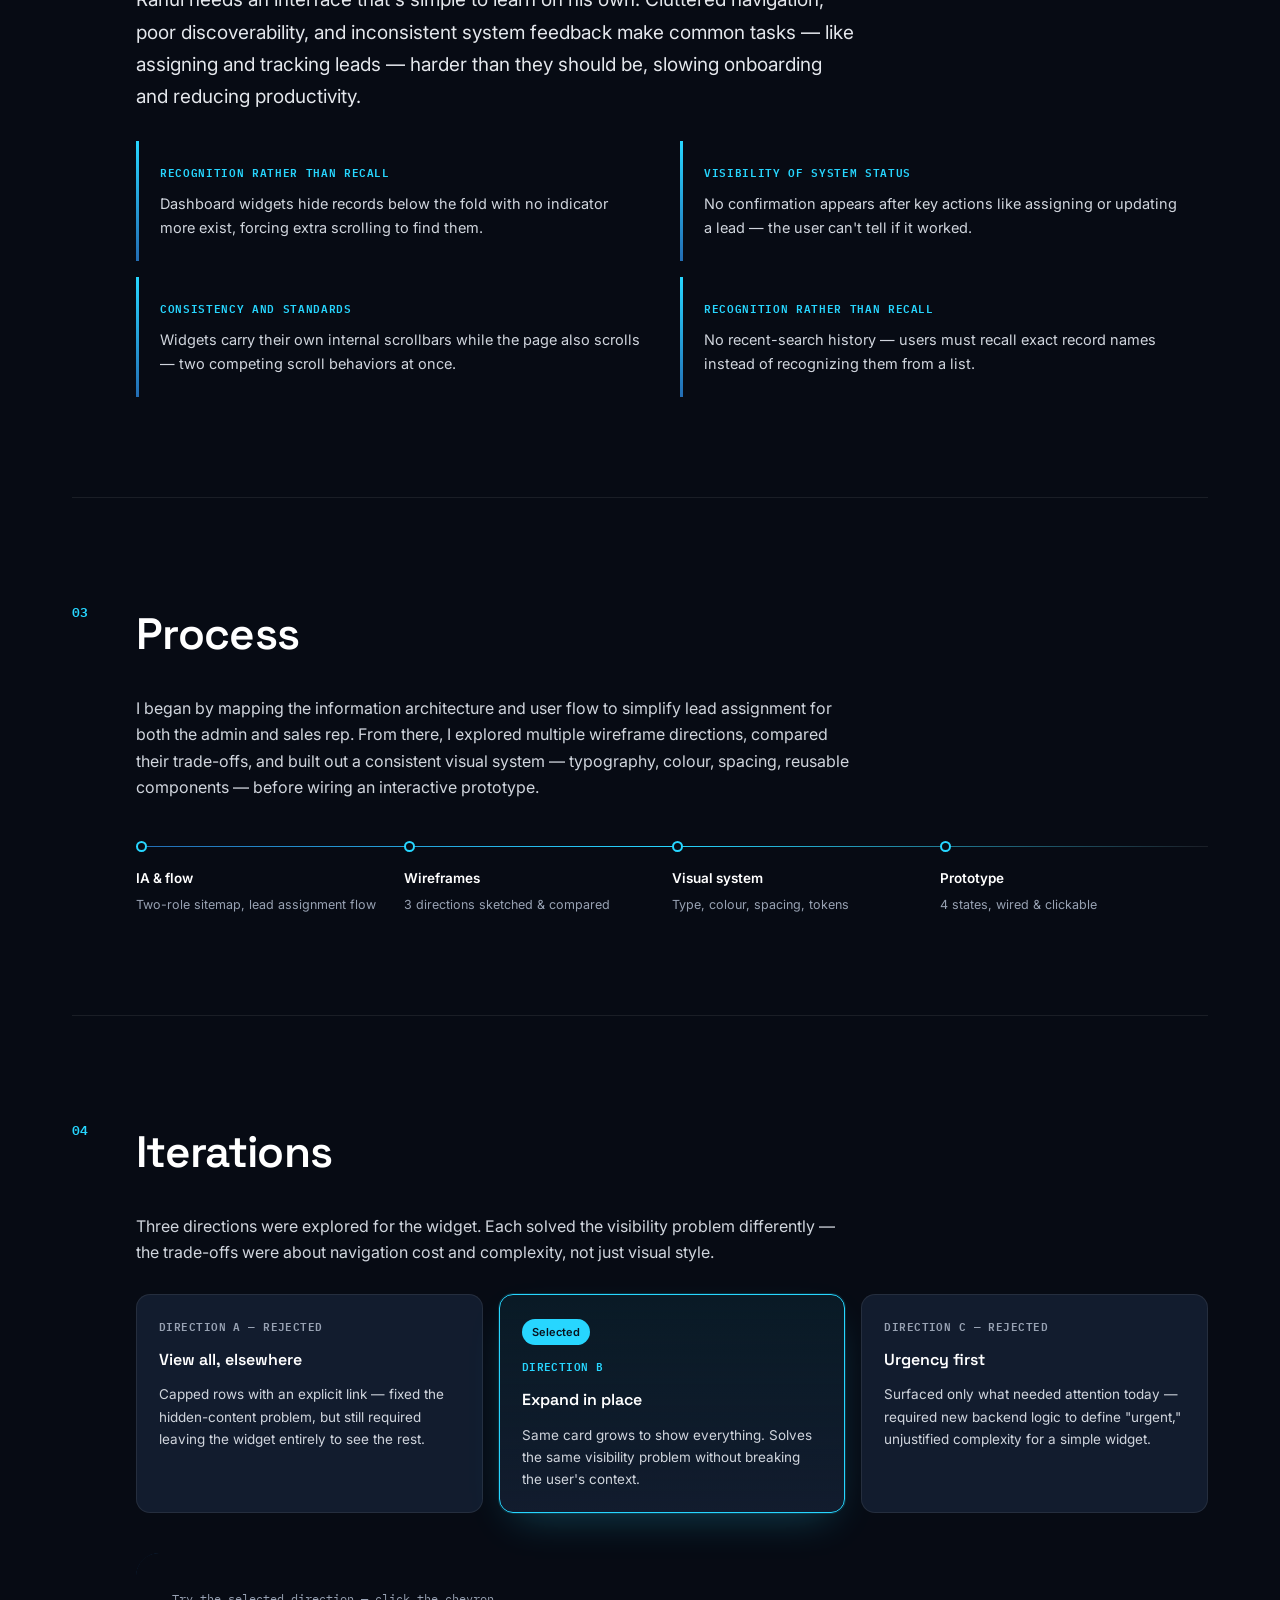
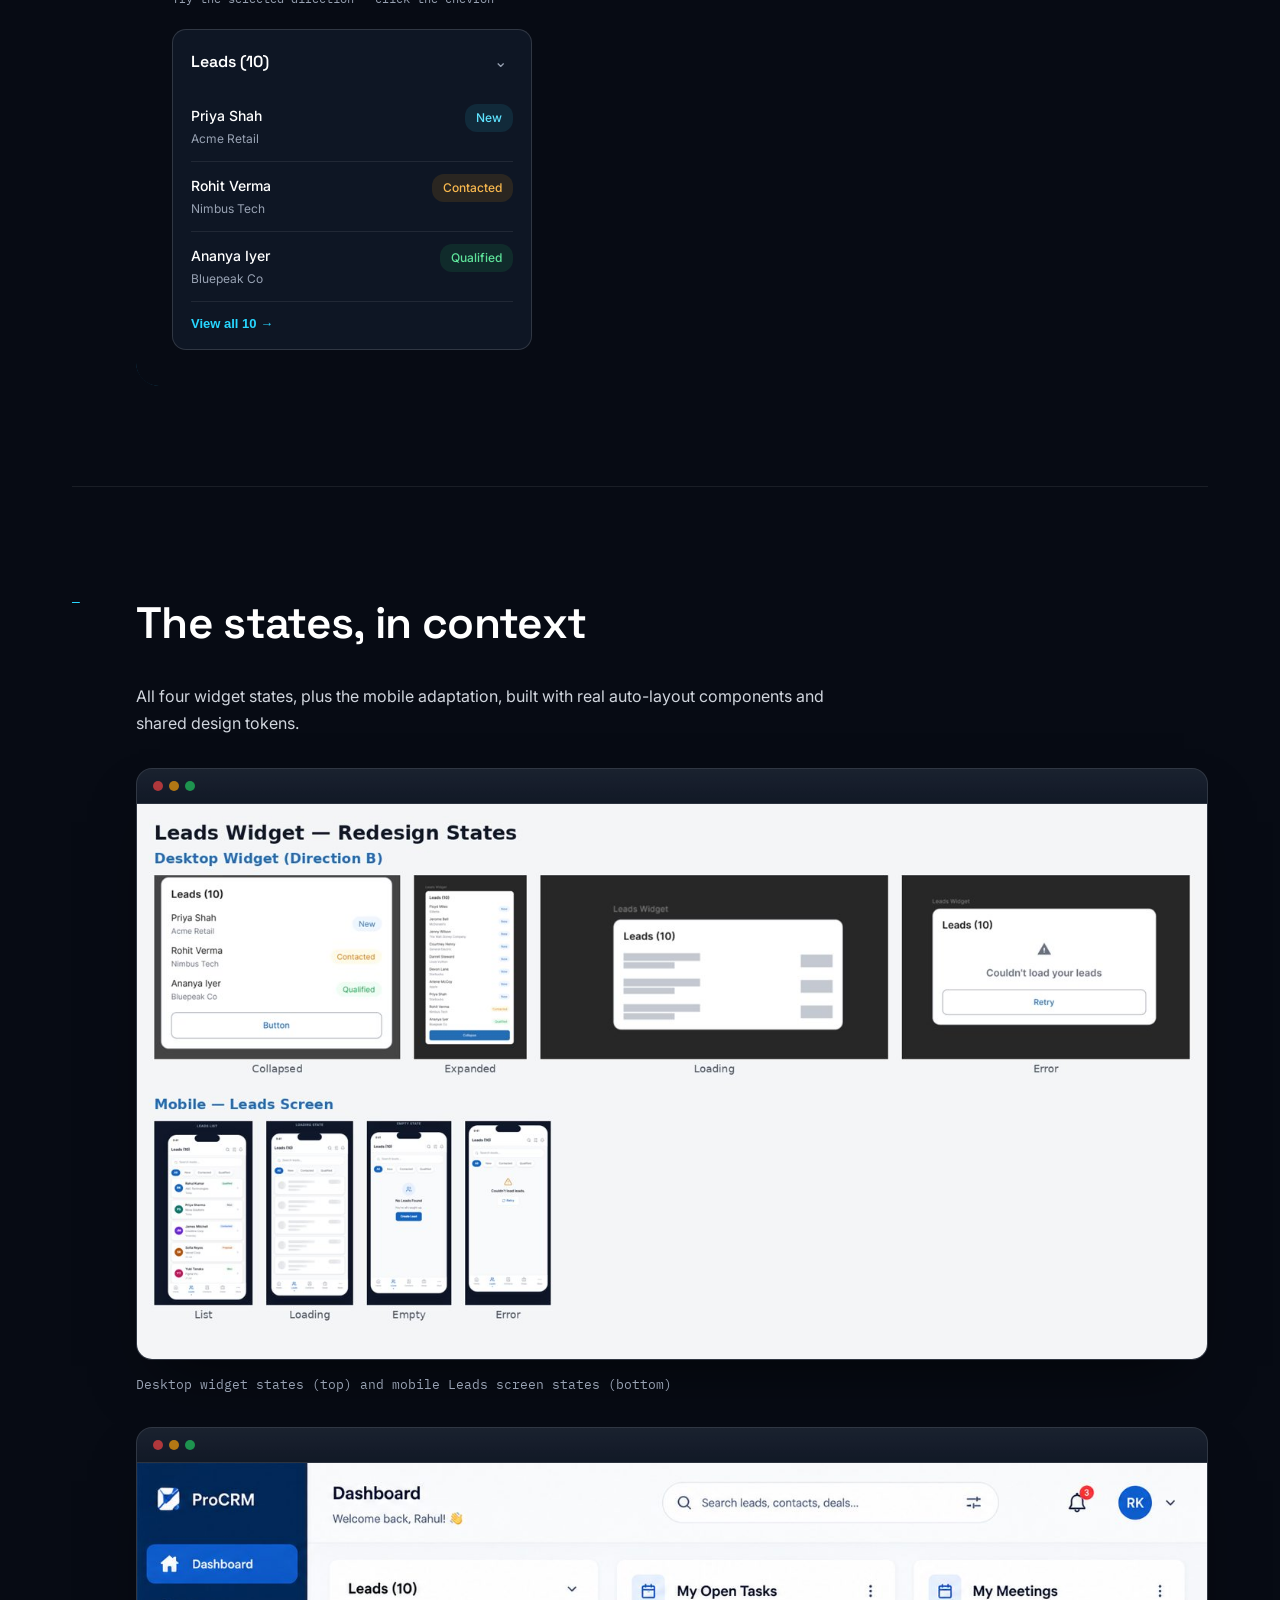
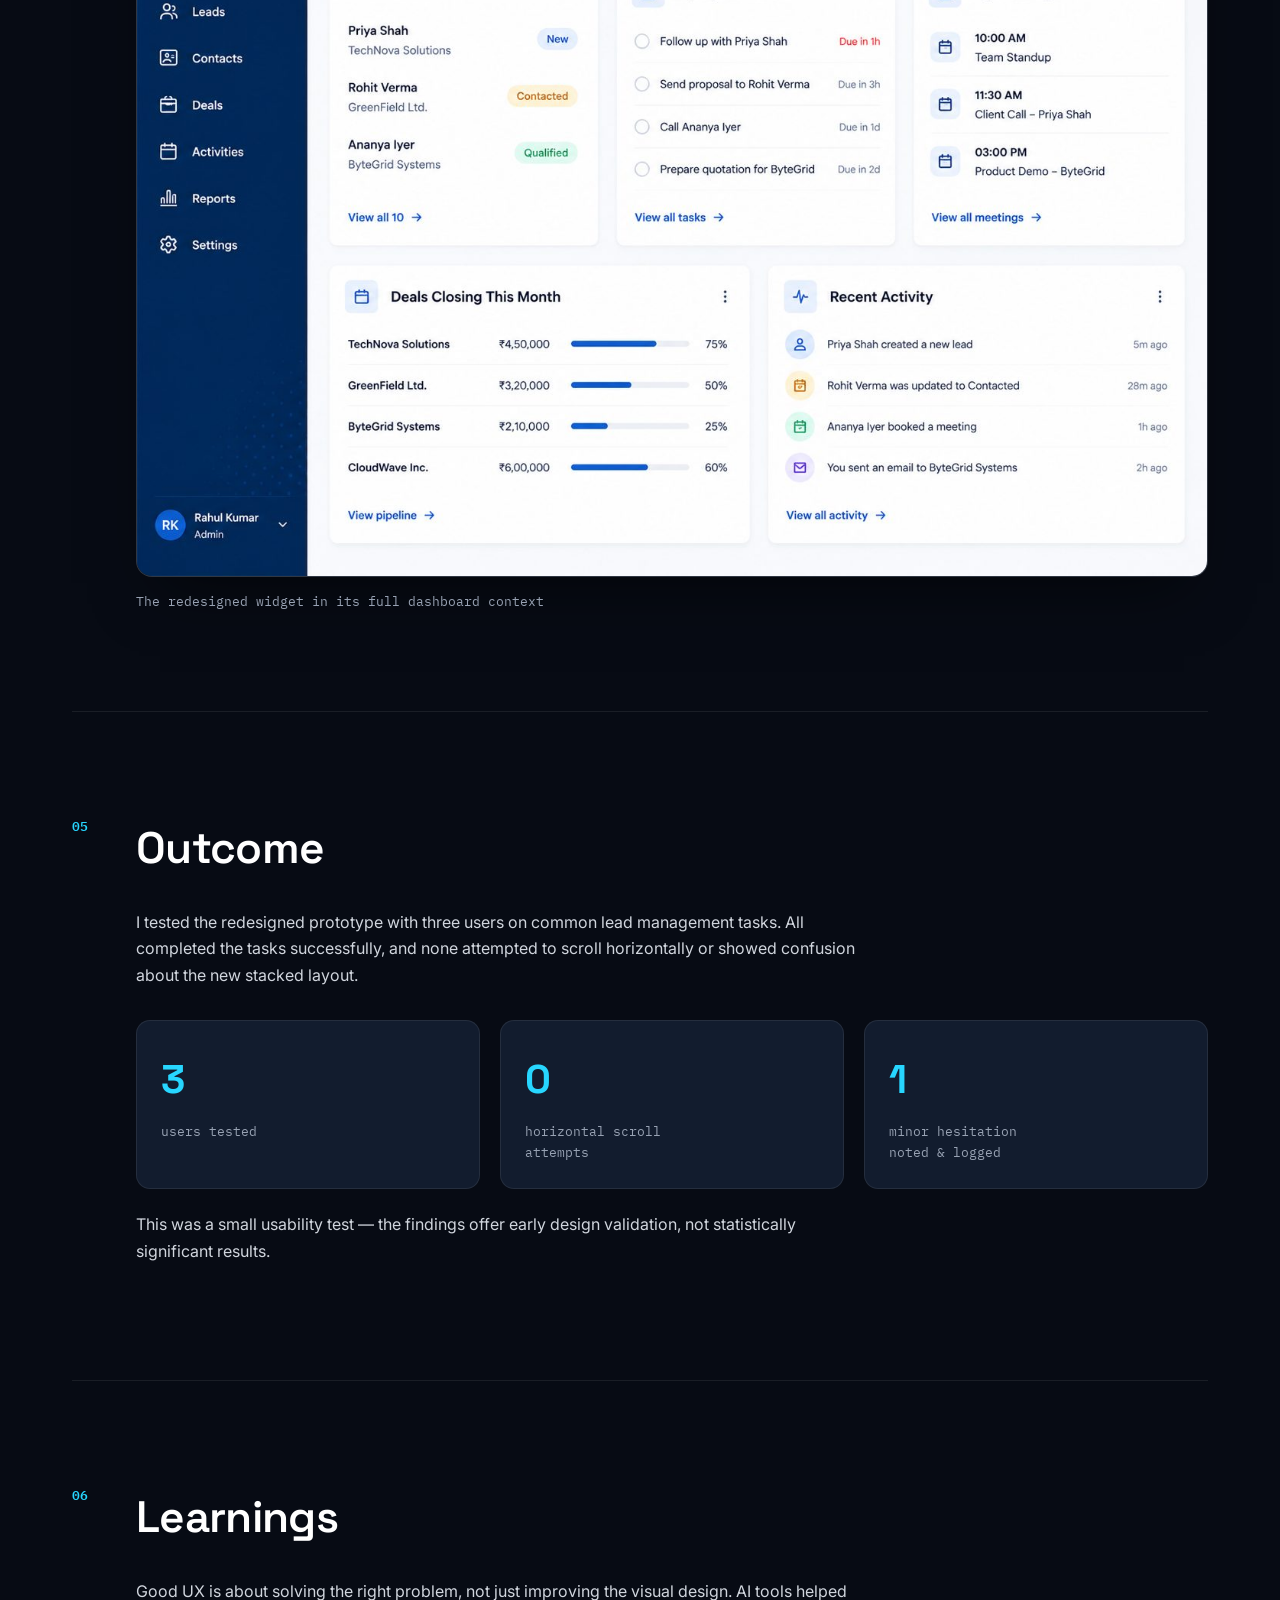
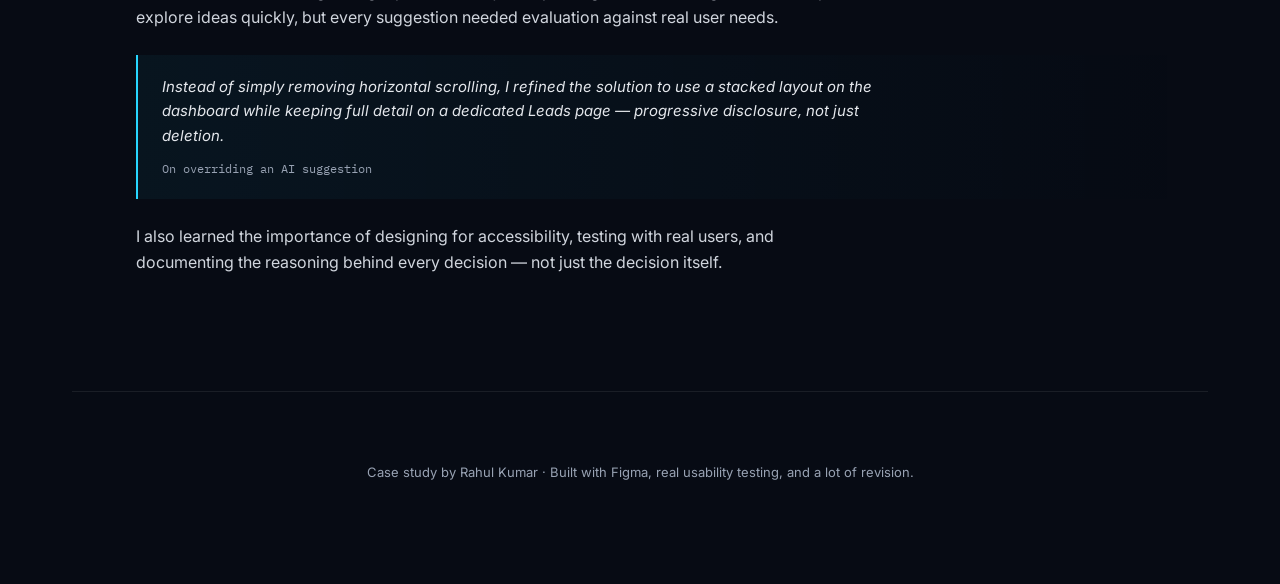
<file: Zoho/portfolio_case_study_redesign.html>
<!DOCTYPE html>
<html lang="en">
<head>
<meta charset="UTF-8">
<meta name="viewport" content="width=device-width, initial-scale=1.0">
<title>Redesigning Zoho CRM's Leads Widget — Case Study</title>
<link rel="preconnect" href="https://fonts.googleapis.com">
<link href="https://fonts.googleapis.com/css2?family=Space+Grotesk:wght@500;600;700&family=Inter:wght@400;500;600&family=IBM+Plex+Mono:wght@500&display=swap" rel="stylesheet">
<style>
  :root{
    --bg:#070B14;
    --surface:#0E1624;
    --card:#121C2E;
    --card-hover:#162236;
    --primary:#236DB4;
    --primary-hover:#4B93DD;
    --accent:#27D6FF;
    --success:#22C55E;
    --warning:#F59E0B;
    --danger:#EF4444;
    --heading:#FFFFFF;
    --body:#D0D5DD;
    --muted:#98A2B3;
    --border:rgba(255,255,255,.08);
    --border-strong:rgba(255,255,255,.14);
    --success-bg:rgba(34,197,94,.12);
    --success-text:#5ee39a;
    --amber-bg:rgba(245,158,11,.12);
    --amber-text:#f8b84e;
    --blue-bg:rgba(39,214,255,.1);
    --blue-text:#5fe3ff;
    --radius:24px;
    --radius-sm:14px;
    --max:1200px;
  }
  *{box-sizing:border-box;margin:0;padding:0;}
  html{scroll-behavior:smooth;}
  body{
    font-family:'Inter',sans-serif;
    color:var(--body);
    background:var(--bg);
    line-height:1.65;
    -webkit-font-smoothing:antialiased;
    overflow-x:hidden;
    position:relative;
  }
  h1,h2,h3,h4{font-family:'Space Grotesk',sans-serif;color:var(--heading);}
  .mono{font-family:'IBM Plex Mono',monospace;}
  a{color:var(--accent);}
  ::selection{background:var(--primary);color:#fff;}
  :focus-visible{outline:2px solid var(--accent);outline-offset:3px;border-radius:6px;}

  /* AMBIENT BACKGROUND */
  .bg-fx{position:fixed;inset:0;z-index:0;pointer-events:none;overflow:hidden;}
  .bg-fx::before{
    content:'';position:absolute;top:-20%;left:50%;transform:translateX(-50%);
    width:1400px;height:1400px;border-radius:50%;
    background:radial-gradient(circle, rgba(35,109,180,.28) 0%, rgba(35,109,180,0) 65%);
    filter:blur(10px);
  }
  .bg-fx::after{
    content:'';position:absolute;bottom:-10%;right:-10%;
    width:900px;height:900px;border-radius:50%;
    background:radial-gradient(circle, rgba(39,214,255,.14) 0%, rgba(39,214,255,0) 70%);
  }
  .noise{position:fixed;inset:0;z-index:1;pointer-events:none;opacity:.035;
    background-image:url("data:image/svg+xml,%3Csvg xmlns='http://www.w3.org/2000/svg' width='120' height='120'%3E%3Cfilter id='n'%3E%3CfeTurbulence type='fractalNoise' baseFrequency='0.9' numOctaves='2' stitchTiles='stitch'/%3E%3C/filter%3E%3Crect width='100%25' height='100%25' filter='url(%23n)'/%3E%3C/svg%3E");
  }

  /* SHELL */
  .wrap{max-width:var(--max);margin:0 auto;padding:0 32px;position:relative;z-index:2;}

  /* NAV */
  .topnav{
    position:fixed;top:0;left:0;right:0;z-index:50;
    background:rgba(7,11,20,.72);backdrop-filter:blur(16px);
    border-bottom:1px solid var(--border);
  }
  .topnav-inner{
    max-width:var(--max);margin:0 auto;padding:16px 32px;
    display:flex;align-items:center;justify-content:space-between;
  }
  .brand{font-family:'Space Grotesk',sans-serif;font-weight:600;font-size:14px;color:var(--heading);letter-spacing:.02em;display:flex;align-items:center;gap:8px;}
  .brand .dot{width:8px;height:8px;border-radius:50%;background:var(--accent);box-shadow:0 0 12px var(--accent);}
  .navlinks{display:flex;gap:28px;list-style:none;}
  .navlinks a{
    font-size:13px;color:var(--muted);text-decoration:none;font-weight:500;
    transition:color .25s ease;position:relative;
  }
  .navlinks a:hover, .navlinks a.active{color:var(--heading);}
  .navlinks a.active::after{
    content:'';position:absolute;left:0;right:0;bottom:-6px;height:2px;
    background:linear-gradient(90deg,var(--primary),var(--accent));border-radius:2px;
  }
  .progress-bar{position:fixed;top:0;left:0;height:2px;z-index:60;
    background:linear-gradient(90deg,var(--primary),var(--accent));width:0%;
    transition:width .1s linear;box-shadow:0 0 8px var(--accent);
  }
  @media (max-width:760px){.navlinks{display:none;}}

  /* HERO */
  .hero{padding:190px 0 100px;position:relative;}
  .hero-eyebrow{
    display:inline-flex;align-items:center;gap:8px;
    font-size:12px;letter-spacing:.1em;text-transform:uppercase;
    color:var(--accent);font-weight:600;margin-bottom:26px;
    font-family:'IBM Plex Mono',monospace;
    padding:6px 14px;border:1px solid var(--border-strong);border-radius:999px;
    background:rgba(39,214,255,.06);
  }
  .hero h1{
    font-size:72px;line-height:1.06;font-weight:700;
    max-width:920px;letter-spacing:-0.02em;
    background:linear-gradient(180deg,#ffffff 0%, #c9dcf2 100%);
    -webkit-background-clip:text;background-clip:text;color:transparent;
  }
  .hero p.lede{
    font-size:19px;color:var(--muted);margin-top:28px;max-width:640px;line-height:1.7;
  }
  .hero-meta{
    display:flex;gap:0;margin-top:56px;flex-wrap:wrap;
    border-top:1px solid var(--border);padding-top:32px;
  }
  .hero-meta div{font-size:13px;padding-right:48px;}
  .hero-meta .label{color:var(--muted);margin-bottom:8px;font-family:'IBM Plex Mono',monospace;font-size:11px;letter-spacing:.06em;text-transform:uppercase;}
  .hero-meta .val{font-weight:500;color:var(--heading);font-size:15px;}
  .status-strip{display:flex;gap:10px;margin-top:36px;flex-wrap:wrap;}
  .pill{padding:6px 14px;border-radius:20px;font-size:12px;font-weight:500;border:1px solid var(--border-strong);}
  .pill.new{background:var(--blue-bg);color:var(--blue-text);}
  .pill.contacted{background:var(--amber-bg);color:var(--amber-text);}
  .pill.qualified{background:var(--success-bg);color:var(--success-text);}

  /* SECTIONS */
  .section{position:relative;padding:100px 0;border-top:1px solid var(--border);}
  .section-inner{padding-left:64px;position:relative;}
  .num{
    position:absolute;left:0;top:4px;
    font-size:13px;color:var(--accent);
    width:44px;font-weight:600;
  }
  .section h2{
    font-size:44px;font-weight:600;margin-bottom:24px;letter-spacing:-0.015em;
  }
  .section p{font-size:16px;color:var(--body);max-width:720px;margin-bottom:16px;}
  .section p.lead-text{font-size:19px;color:#e4e7ec;line-height:1.7;}

  /* GLASS CARD BASE */
  .glass{
    background:linear-gradient(180deg, rgba(255,255,255,.045), rgba(255,255,255,.015)), var(--card);
    border:1px solid var(--border);border-radius:var(--radius-sm);
    backdrop-filter:blur(10px);
    box-shadow:0 12px 32px -12px rgba(0,0,0,.5);
  }

  /* PROBLEM / FINDING CARDS */
  .finding-grid{display:grid;grid-template-columns:1fr 1fr;gap:16px;margin-top:28px;}
  .finding-card{
    padding:22px 24px;position:relative;overflow:hidden;
  }
  .finding-card::before{
    content:'';position:absolute;left:0;top:0;bottom:0;width:3px;
    background:linear-gradient(180deg,var(--accent),var(--primary));
  }
  .finding-card .rule{
    font-size:11px;letter-spacing:.06em;text-transform:uppercase;
    color:var(--accent);font-weight:600;margin-bottom:10px;font-family:'IBM Plex Mono',monospace;
  }
  .finding-card p{font-size:14.5px;color:var(--body);margin:0;}

  /* PROCESS TIMELINE */
  .steps{display:flex;gap:0;margin-top:40px;flex-wrap:wrap;position:relative;}
  .steps::before{
    content:'';position:absolute;top:5px;left:0;right:0;height:1px;
    background:linear-gradient(90deg,var(--primary),var(--accent),var(--border));
  }
  .step{flex:1;min-width:150px;padding-right:16px;position:relative;padding-top:26px;}
  .step .dot{
    position:absolute;top:0;left:0;
    width:11px;height:11px;border-radius:50%;background:var(--bg);
    border:2px solid var(--accent);
  }
  .step .step-label{font-size:13.5px;font-weight:600;margin-bottom:6px;color:var(--heading);}
  .step .step-sub{font-size:12.5px;color:var(--muted);}

  /* ITERATIONS */
  .direction-grid{display:grid;grid-template-columns:1fr 1fr 1fr;gap:16px;margin-top:28px;}
  .direction-card{
    border-radius:var(--radius-sm);padding:22px;border:1px solid var(--border);
    background:var(--card);position:relative;
  }
  .direction-card.winner{
    border:1px solid var(--accent);
    background:linear-gradient(180deg, rgba(39,214,255,.08), rgba(18,28,46,1));
    box-shadow:0 0 0 1px rgba(39,214,255,.15), 0 16px 40px -16px rgba(39,214,255,.3);
  }
  .direction-card .tag{
    font-size:11px;font-weight:600;letter-spacing:.04em;text-transform:uppercase;
    margin-bottom:12px;color:var(--muted);font-family:'IBM Plex Mono',monospace;
  }
  .direction-card.winner .tag{color:var(--accent);}
  .direction-card h3{font-size:16px;font-weight:600;margin-bottom:10px;}
  .direction-card p{font-size:13.5px;color:var(--body);margin:0;}
  .winner-badge{
    display:inline-block;font-size:11px;font-weight:600;color:#08131F;
    background:var(--accent);padding:4px 10px;border-radius:999px;margin-bottom:12px;
  }

  /* LIVE DEMO */
  .demo-wrap{
    margin-top:40px;padding:36px;position:relative;overflow:hidden;
    border-radius:var(--radius);
  }
  .demo-wrap::before{
    content:'';position:absolute;inset:-1px;border-radius:var(--radius);
    padding:1px;background:linear-gradient(120deg,var(--primary),var(--accent),transparent 60%);
    -webkit-mask:linear-gradient(#fff 0 0) content-box, linear-gradient(#fff 0 0);
    -webkit-mask-composite:xor;mask-composite:exclude;opacity:.6;
  }
  .demo-label{font-size:12px;color:var(--muted);margin-bottom:20px;font-family:'IBM Plex Mono',monospace;}
  .demo-card{
    max-width:360px;background:var(--surface);border:1px solid var(--border-strong);
    border-radius:var(--radius-sm);padding:18px;
  }
  .demo-card .title-row{
    display:flex;justify-content:space-between;align-items:center;margin-bottom:16px;
  }
  .demo-card .title-row h4{font-size:16px;font-weight:600;}
  .chev{
    cursor:pointer;background:none;border:none;font-size:16px;color:var(--muted);
    padding:6px;border-radius:6px;line-height:1;
  }
  .chev:hover{background:rgba(255,255,255,.06);}
  .demo-row{
    display:flex;justify-content:space-between;align-items:flex-start;
    padding:12px 0;border-bottom:1px solid var(--border);
  }
  .demo-row:last-of-type{border-bottom:none;}
  .demo-row .name{font-size:14px;font-weight:500;color:var(--heading);}
  .demo-row .company{font-size:12px;color:var(--muted);margin-top:2px;}
  .demo-badge{font-size:12px;font-weight:500;padding:4px 11px;border-radius:12px;height:fit-content;}
  .demo-link{
    display:block;margin-top:14px;font-size:13px;font-weight:600;
    color:var(--accent);background:none;border:none;cursor:pointer;padding:0;
    text-align:left;
  }
  .demo-hidden-rows{
    max-height:0;overflow:hidden;transition:max-height .35s ease;
  }
  .demo-hidden-rows.open{max-height:400px;}

  /* GALLERY / BROWSER MOCKUP */
  .browser-frame{
    margin-top:32px;border-radius:16px;overflow:hidden;
    border:1px solid var(--border-strong);
    background:var(--surface);
    box-shadow:0 30px 60px -24px rgba(0,0,0,.6);
  }
  .browser-chrome{
    display:flex;align-items:center;gap:8px;padding:12px 16px;
    background:linear-gradient(180deg, rgba(255,255,255,.05), rgba(255,255,255,.01));
    border-bottom:1px solid var(--border);
  }
  .browser-chrome .dotgroup{display:flex;gap:6px;}
  .browser-chrome .dotgroup span{width:10px;height:10px;border-radius:50%;background:rgba(255,255,255,.15);}
  .browser-chrome .dotgroup span:nth-child(1){background:#EF4444;opacity:.7;}
  .browser-chrome .dotgroup span:nth-child(2){background:#F59E0B;opacity:.7;}
  .browser-chrome .dotgroup span:nth-child(3){background:#22C55E;opacity:.7;}
  .gallery img{width:100%;display:block;}
  .gallery .caption{font-size:12.5px;color:var(--muted);margin-top:14px;font-family:'IBM Plex Mono',monospace;}
  .mobile-shot{max-width:220px;margin-top:26px;}
  .mobile-shot img{width:100%;border-radius:14px;border:1px solid var(--border-strong);}

  /* OUTCOME STATS */
  .stat-row{display:flex;gap:20px;margin-top:32px;flex-wrap:wrap;}
  .stat{
    flex:1;min-width:180px;padding:26px 24px;border-radius:var(--radius-sm);
    background:var(--card);border:1px solid var(--border);
  }
  .stat .n{font-size:40px;font-weight:700;font-family:'Space Grotesk',sans-serif;color:var(--accent);}
  .stat .l{font-size:12.5px;color:var(--muted);margin-top:8px;max-width:170px;}

  /* LEARNINGS */
  .quote{
    border-left:2px solid var(--accent);padding:20px 24px;margin:24px 0;
    background:linear-gradient(90deg, rgba(39,214,255,.05), transparent);
    border-radius:0 var(--radius-sm) var(--radius-sm) 0;
  }
  .quote p{font-size:15px;color:#e4e7ec;margin:0;font-style:italic;}
  .quote .who{font-size:12px;color:var(--muted);margin-top:10px;font-family:'IBM Plex Mono',monospace;}

  footer{padding:70px 0 100px;text-align:center;border-top:1px solid var(--border);}
  footer p{font-size:13px;color:var(--muted);}

  /* MOTION */
  .hero-eyebrow,.hero h1,.hero p.lede,.hero-meta,.status-strip{
    opacity:0;transform:translateY(14px);
    animation:riseIn .8s cubic-bezier(.16,1,.3,1) forwards;
  }
  .hero-eyebrow{animation-delay:.05s;}
  .hero h1{animation-delay:.15s;}
  .hero p.lede{animation-delay:.32s;}
  .hero-meta{animation-delay:.46s;}
  .status-strip{animation-delay:.58s;}
  @keyframes riseIn{to{opacity:1;transform:translateY(0);}}

  .reveal{opacity:0;transform:translateY(26px);transition:opacity .8s cubic-bezier(.16,1,.3,1),transform .8s cubic-bezier(.16,1,.3,1);}
  .reveal.in{opacity:1;transform:translateY(0);}
  .reveal-child{opacity:0;transform:translateY(16px);transition:opacity .6s cubic-bezier(.16,1,.3,1),transform .6s cubic-bezier(.16,1,.3,1);}
  .reveal.in .reveal-child{opacity:1;transform:translateY(0);}
  .reveal.in .reveal-child:nth-child(1){transition-delay:.05s;}
  .reveal.in .reveal-child:nth-child(2){transition-delay:.12s;}
  .reveal.in .reveal-child:nth-child(3){transition-delay:.19s;}
  .reveal.in .reveal-child:nth-child(4){transition-delay:.26s;}

  .finding-card,.direction-card,.step,.stat{
    transition:transform .35s cubic-bezier(.16,1,.3,1),box-shadow .35s ease,border-color .35s ease;
  }
  .finding-card:hover{transform:translateY(-3px);box-shadow:0 14px 30px -14px rgba(39,214,255,.2);border-color:var(--border-strong);}
  .direction-card:hover{transform:translateY(-4px);box-shadow:0 16px 34px -14px rgba(0,0,0,.5);}
  .direction-card.winner:hover{box-shadow:0 16px 36px -12px rgba(39,214,255,.4);}
  .stat:hover{transform:translateY(-3px);border-color:var(--border-strong);}
  .step .dot{transition:transform .3s ease, box-shadow .3s ease;}
  .step:hover .dot{transform:scale(1.5);box-shadow:0 0 12px var(--accent);}

  .chev{transition:background .2s ease,transform .3s cubic-bezier(.34,1.56,.64,1);}
  #chevBtn[aria-expanded="true"]{transform:rotate(180deg);}
  .demo-row{transition:background .25s ease;}
  .demo-row:hover{background:rgba(255,255,255,.03);}
  .demo-hidden-rows.open .demo-row{
    animation:rowFade .4s ease forwards;opacity:0;
  }
  .demo-hidden-rows.open .demo-row:nth-child(1){animation-delay:.06s;}
  .demo-hidden-rows.open .demo-row:nth-child(2){animation-delay:.13s;}
  .demo-hidden-rows.open .demo-row:nth-child(3){animation-delay:.2s;}
  @keyframes rowFade{to{opacity:1;}}

  .gallery img{
    opacity:0;transform:translateY(18px) scale(.98);
    transition:opacity .8s cubic-bezier(.16,1,.3,1),transform .8s cubic-bezier(.16,1,.3,1);
  }
  .gallery.in img{opacity:1;transform:translateY(0) scale(1);}
  .gallery img:nth-of-type(2){transition-delay:.15s;}

  .stat .n{display:inline-block;}

  @media (prefers-reduced-motion: reduce){
    *,*::before,*::after{animation-duration:.001ms !important;animation-iteration-count:1 !important;transition-duration:.001ms !important;}
  }

  @media (max-width:900px){
    .direction-grid{grid-template-columns:1fr;}
  }
  @media (max-width:640px){
    .hero{padding:150px 0 70px;}
    .hero h1{font-size:36px;}
    .finding-grid{grid-template-columns:1fr;}
    .section-inner{padding-left:44px;}
    .steps{flex-direction:column;gap:22px;}
    .steps::before{display:none;}
    .stat-row{gap:14px;}
  }
</style>
</head>
<body>

<div class="bg-fx" aria-hidden="true"></div>
<div class="noise" aria-hidden="true"></div>
<div class="progress-bar" id="spineFill"></div>

<nav class="topnav" aria-label="Section navigation">
  <div class="topnav-inner">
    <span class="brand"><span class="dot"></span> Zoho CRM &mdash; Leads Widget</span>
    <ul class="navlinks">
      <li><a href="#context" data-nav>Context</a></li>
      <li><a href="#problem" data-nav>Problem</a></li>
      <li><a href="#process" data-nav>Process</a></li>
      <li><a href="#iterations" data-nav>Iterations</a></li>
      <li><a href="#outcome" data-nav>Outcome</a></li>
      <li><a href="#learnings" data-nav>Learnings</a></li>
    </ul>
  </div>
</nav>

<main class="wrap" id="mainContent">
  <section class="hero">
    <div class="hero-eyebrow">UX Case Study</div>
    <h1>Fixing the moment Zoho CRM asks users to scroll inside a scroll.</h1>
    <p class="lede">A redesign of the Leads dashboard widget for small business teams onboarding without dedicated CRM support — grounded in real heuristic findings, real review data, and a working, testable prototype.</p>
    <div class="hero-meta">
      <div><div class="label mono">Role</div><div class="val">UX/UI Design (solo)</div></div>
      <div><div class="label mono">Focus</div><div class="val">Dashboard widget, mobile adaptation</div></div>
      <div><div class="label mono">Tools</div><div class="val">Figma, real user testing</div></div>
    </div>
    <div class="status-strip">
      <span class="pill new">New</span>
      <span class="pill contacted">Contacted</span>
      <span class="pill qualified">Qualified</span>
    </div>
  </section>

  <section class="section reveal">
    <div class="section-inner">
      <div class="num mono">01</div>
      <h2 id="context">Context</h2>
      <p class="lead-text">This project is a conceptual UX audit and redesign of the Zoho CRM dashboard, focusing on improving the lead management experience for small businesses.</p>
      <p>The primary user is <strong>Rahul</strong>, a small business owner and sales manager who manages Zoho CRM himself without a dedicated IT or CRM administrator. His goal is to quickly assign leads, monitor sales activity, and onboard his team with minimal training.</p>
    </div>
  </section>

  <section class="section reveal">
    <div class="section-inner">
      <div class="num mono">02</div>
      <h2 id="problem">Problem</h2>
      <p class="lead-text">Rahul needs an interface that's simple to learn on his own. Cluttered navigation, poor discoverability, and inconsistent system feedback make common tasks — like assigning and tracking leads — harder than they should be, slowing onboarding and reducing productivity.</p>
      <div class="finding-grid">
        <div class="finding-card reveal-child">
          <div class="rule">Recognition rather than recall</div>
          <p>Dashboard widgets hide records below the fold with no indicator more exist, forcing extra scrolling to find them.</p>
        </div>
        <div class="finding-card reveal-child">
          <div class="rule">Visibility of system status</div>
          <p>No confirmation appears after key actions like assigning or updating a lead — the user can't tell if it worked.</p>
        </div>
        <div class="finding-card reveal-child">
          <div class="rule">Consistency and standards</div>
          <p>Widgets carry their own internal scrollbars while the page also scrolls — two competing scroll behaviors at once.</p>
        </div>
        <div class="finding-card reveal-child">
          <div class="rule">Recognition rather than recall</div>
          <p>No recent-search history — users must recall exact record names instead of recognizing them from a list.</p>
        </div>
      </div>
    </div>
  </section>

  <section class="section reveal">
    <div class="section-inner">
      <div class="num mono">03</div>
      <h2 id="process">Process</h2>
      <p>I began by mapping the information architecture and user flow to simplify lead assignment for both the admin and sales rep. From there, I explored multiple wireframe directions, compared their trade-offs, and built out a consistent visual system — typography, colour, spacing, reusable components — before wiring an interactive prototype.</p>
      <div class="steps">
        <div class="step reveal-child"><div class="dot"></div><div class="step-label">IA &amp; flow</div><div class="step-sub">Two-role sitemap, lead assignment flow</div></div>
        <div class="step reveal-child"><div class="dot"></div><div class="step-label">Wireframes</div><div class="step-sub">3 directions sketched &amp; compared</div></div>
        <div class="step reveal-child"><div class="dot"></div><div class="step-label">Visual system</div><div class="step-sub">Type, colour, spacing, tokens</div></div>
        <div class="step reveal-child"><div class="dot"></div><div class="step-label">Prototype</div><div class="step-sub">4 states, wired &amp; clickable</div></div>
      </div>
    </div>
  </section>

  <section class="section reveal">
    <div class="section-inner">
      <div class="num mono">04</div>
      <h2 id="iterations">Iterations</h2>
      <p>Three directions were explored for the widget. Each solved the visibility problem differently — the trade-offs were about navigation cost and complexity, not just visual style.</p>
      <div class="direction-grid">
        <div class="direction-card reveal-child">
          <div class="tag">Direction A — Rejected</div>
          <h3>View all, elsewhere</h3>
          <p>Capped rows with an explicit link — fixed the hidden-content problem, but still required leaving the widget entirely to see the rest.</p>
        </div>
        <div class="direction-card winner reveal-child">
          <span class="winner-badge">Selected</span>
          <div class="tag">Direction B</div>
          <h3>Expand in place</h3>
          <p>Same card grows to show everything. Solves the same visibility problem without breaking the user's context.</p>
        </div>
        <div class="direction-card reveal-child">
          <div class="tag">Direction C — Rejected</div>
          <h3>Urgency first</h3>
          <p>Surfaced only what needed attention today — required new backend logic to define "urgent," unjustified complexity for a simple widget.</p>
        </div>
      </div>

      <div class="demo-wrap">
        <div class="demo-label mono">Try the selected direction — click the chevron</div>
        <div class="demo-card">
          <div class="title-row">
            <h4>Leads (10)</h4>
            <button class="chev" id="chevBtn" aria-expanded="false" aria-controls="hiddenRows">⌄</button>
          </div>
          <div class="demo-row">
            <div><div class="name">Priya Shah</div><div class="company">Acme Retail</div></div>
            <span class="demo-badge" style="background:var(--blue-bg);color:var(--blue-text)">New</span>
          </div>
          <div class="demo-row">
            <div><div class="name">Rohit Verma</div><div class="company">Nimbus Tech</div></div>
            <span class="demo-badge" style="background:var(--amber-bg);color:var(--amber-text)">Contacted</span>
          </div>
          <div class="demo-row">
            <div><div class="name">Ananya Iyer</div><div class="company">Bluepeak Co</div></div>
            <span class="demo-badge" style="background:var(--success-bg);color:var(--success-text)">Qualified</span>
          </div>
          <div class="demo-hidden-rows" id="hiddenRows">
            <div class="demo-row"><div><div class="name">Tom Bradfield</div><div class="company">Stripe Inc.</div></div><span class="demo-badge" style="background:var(--blue-bg);color:var(--blue-text)">New</span></div>
            <div class="demo-row"><div><div class="name">Yuki Tanaka</div><div class="company">Figma Inc.</div></div><span class="demo-badge" style="background:var(--amber-bg);color:var(--amber-text)">Contacted</span></div>
            <div class="demo-row"><div><div class="name">Amara Diallo</div><div class="company">Loom Media</div></div><span class="demo-badge" style="background:var(--success-bg);color:var(--success-text)">Qualified</span></div>
          </div>
          <button class="demo-link" id="demoLinkBtn">View all 10 →</button>
        </div>
      </div>
    </div>
  </section>

  <section class="section gallery reveal">
    <div class="section-inner">
      <div class="num mono">—</div>
      <h2>The states, in context</h2>
      <p>All four widget states, plus the mobile adaptation, built with real auto-layout components and shared design tokens.</p>
      <div class="browser-frame">
        <div class="browser-chrome"><div class="dotgroup"><span></span><span></span><span></span></div></div>
        <img src="[data-uri]" alt="Four states of the redesigned Leads widget: collapsed, expanded, loading, and error, shown alongside four matching mobile screens.">
      </div>
      <div class="caption">Desktop widget states (top) and mobile Leads screen states (bottom)</div>

      <div class="browser-frame">
        <div class="browser-chrome"><div class="dotgroup"><span></span><span></span><span></span></div></div>
        <img src="[data-uri]" alt="Full CRM dashboard mockup showing the redesigned Leads widget alongside Open Tasks, Meetings, Deals, and Recent Activity widgets.">
      </div>
      <div class="caption">The redesigned widget in its full dashboard context</div>
    </div>
  </section>

  <section class="section reveal">
    <div class="section-inner">
      <div class="num mono">05</div>
      <h2 id="outcome">Outcome</h2>
      <p>I tested the redesigned prototype with three users on common lead management tasks. All completed the tasks successfully, and none attempted to scroll horizontally or showed confusion about the new stacked layout.</p>
      <div class="stat-row">
        <div class="stat"><div class="n" data-count="3">0</div><div class="l mono">users tested</div></div>
        <div class="stat"><div class="n" data-count="0">0</div><div class="l mono">horizontal scroll attempts</div></div>
        <div class="stat"><div class="n" data-count="1">0</div><div class="l mono">minor hesitation noted &amp; logged</div></div>
      </div>
      <p style="margin-top:22px;">This was a small usability test — the findings offer early design validation, not statistically significant results.</p>
    </div>
  </section>

  <section class="section reveal">
    <div class="section-inner">
      <div class="num mono">06</div>
      <h2 id="learnings">Learnings</h2>
      <p>Good UX is about solving the right problem, not just improving the visual design. AI tools helped explore ideas quickly, but every suggestion needed evaluation against real user needs.</p>
      <div class="quote">
        <p>Instead of simply removing horizontal scrolling, I refined the solution to use a stacked layout on the dashboard while keeping full detail on a dedicated Leads page — progressive disclosure, not just deletion.</p>
        <div class="who mono">On overriding an AI suggestion</div>
      </div>
      <p>I also learned the importance of designing for accessibility, testing with real users, and documenting the reasoning behind every decision — not just the decision itself.</p>
    </div>
  </section>

  <footer>
    <p>Case study by Rahul Kumar · Built with Figma, real usability testing, and a lot of revision.</p>
  </footer>
</main>

<script>
  const chevBtn = document.getElementById('chevBtn');
  const hiddenRows = document.getElementById('hiddenRows');
  const demoLinkBtn = document.getElementById('demoLinkBtn');

  function toggle(){
    const isOpen = hiddenRows.classList.toggle('open');
    chevBtn.setAttribute('aria-expanded', isOpen ? 'true' : 'false');
    chevBtn.textContent = isOpen ? '⌃' : '⌄';
    demoLinkBtn.textContent = isOpen ? 'Show fewer ←' : 'View all 10 →';
  }
  chevBtn.addEventListener('click', toggle);
  demoLinkBtn.addEventListener('click', toggle);

  const reduceMotion = window.matchMedia('(prefers-reduced-motion: reduce)').matches;

  // Scroll-triggered reveals
  if (reduceMotion) {
    document.querySelectorAll('.reveal').forEach(el => el.classList.add('in'));
  } else {
    const revealObserver = new IntersectionObserver((entries) => {
      entries.forEach(entry => {
        if (entry.isIntersecting) {
          entry.target.classList.add('in');
          revealObserver.unobserve(entry.target);
        }
      });
    }, { threshold: 0.15, rootMargin: '0px 0px -60px 0px' });
    document.querySelectorAll('.reveal').forEach(el => revealObserver.observe(el));
  }

  // Reading progress bar
  const spineFill = document.getElementById('spineFill');
  const mainContent = document.getElementById('mainContent');
  function updateSpine(){
    const rect = mainContent.getBoundingClientRect();
    const total = mainContent.offsetHeight - window.innerHeight;
    const scrolled = Math.min(Math.max(-rect.top, 0), total);
    const pct = total > 0 ? (scrolled / total) * 100 : 0;
    spineFill.style.width = pct + '%';
  }
  window.addEventListener('scroll', updateSpine, { passive: true });
  updateSpine();

  // Nav active-section highlighting
  const navLinks = document.querySelectorAll('.navlinks a[data-nav]');
  const navSections = Array.from(navLinks).map(a => document.querySelector(a.getAttribute('href')));
  function updateNav(){
    let current = null;
    navSections.forEach(sec => {
      if (sec && sec.getBoundingClientRect().top < 140) current = sec;
    });
    navLinks.forEach(a => {
      const sec = document.querySelector(a.getAttribute('href'));
      a.classList.toggle('active', sec === current);
    });
  }
  window.addEventListener('scroll', updateNav, { passive: true });
  updateNav();

  // Animated stat counters
  const statEls = document.querySelectorAll('.stat .n[data-count]');
  const statObserver = new IntersectionObserver((entries) => {
    entries.forEach(entry => {
      if (entry.isIntersecting) {
        const el = entry.target;
        const target = parseInt(el.dataset.count, 10);
        if (reduceMotion || target === 0) { el.textContent = target; }
        else {
          let cur = 0;
          const step = () => {
            cur += 1;
            el.textContent = cur;
            if (cur < target) requestAnimationFrame(step);
          };
          requestAnimationFrame(step);
        }
        statObserver.unobserve(el);
      }
    });
  }, { threshold: 0.6 });
  statEls.forEach(el => statObserver.observe(el));
</script>

</body>
</html>
</file>
<file: LMS/case-study.css>
/* ============================================================
   The Learner Hub — UX Case Study
   Design tokens extracted from product screenshots
   ============================================================ */
:root {
  /* Brand */
  --navy:        #1b2a3a;
  --navy-900:    #141f2b;
  --navy-700:    #2b3d4f;
  --navy-500:    #4a5a6b;
  --orange:      #f37021;
  --orange-600:  #e0631a;
  --orange-tint: #fef0e6;

  /* Neutrals (warm) */
  --paper:       #faf9f7;
  --paper-2:     #f4f2ee;
  --card:        #ffffff;
  --ink:         #1b2a3a;
  --ink-soft:    #45525f;
  --ink-mute:    #7a8694;
  --line:        #e7e4de;
  --line-soft:   #efece6;

  /* Type */
  --serif: "Newsreader", Georgia, "Times New Roman", serif;
  --sans:  "Hanken Grotesk", -apple-system, BlinkMacSystemFont, "Segoe UI", sans-serif;
  --mono:  "Spline Sans Mono", ui-monospace, "SF Mono", Menlo, monospace;

  /* Rhythm */
  --maxw: 1160px;
  --gut: clamp(20px, 5vw, 80px);
}

* { box-sizing: border-box; margin: 0; padding: 0; }
html { scroll-behavior: smooth; -webkit-text-size-adjust: 100%; }
body {
  font-family: var(--sans);
  background: var(--paper);
  color: var(--ink);
  line-height: 1.6;
  font-size: 17px;
  -webkit-font-smoothing: antialiased;
  text-rendering: optimizeLegibility;
}
img { max-width: 100%; display: block; }
a { color: inherit; text-decoration: none; }
::selection { background: var(--navy); color: #fff; }

/* ---------- Layout helpers ---------- */
.wrap { max-width: var(--maxw); margin: 0 auto; padding-inline: var(--gut); }
.section { padding-block: clamp(64px, 9vw, 130px); }
.section--tight { padding-block: clamp(48px, 6vw, 80px); }
.section--paper2 { background: var(--paper-2); }
.section--navy { background: var(--navy); color: #eef1f4; }

.grid { display: grid; gap: clamp(20px, 3vw, 36px); }
.cols-2 { grid-template-columns: repeat(2, 1fr); }
.cols-3 { grid-template-columns: repeat(3, 1fr); }
.cols-4 { grid-template-columns: repeat(4, 1fr); }
@media (max-width: 860px) {
  .cols-2, .cols-3, .cols-4 { grid-template-columns: 1fr; }
  .cols-3.keep, .cols-4.keep { grid-template-columns: repeat(2, 1fr); }
}

/* ---------- Type ---------- */
h1, h2, h3, h4 { font-family: var(--serif); font-weight: 500; line-height: 1.08; letter-spacing: -0.01em; color: var(--ink); }
.eyebrow {
  font-family: var(--mono);
  font-size: 12.5px;
  letter-spacing: 0.16em;
  text-transform: uppercase;
  color: var(--orange);
  font-weight: 500;
  display: inline-flex;
  align-items: center;
  gap: 10px;
}
.eyebrow::before { content: ""; width: 26px; height: 1px; background: var(--orange); display: inline-block; }
.section--navy .eyebrow { color: #f6a86a; }
.section--navy .eyebrow::before { background: #f6a86a; }

.h-display { font-size: clamp(40px, 7vw, 88px); letter-spacing: -0.025em; }
.h-1 { font-size: clamp(32px, 4.6vw, 56px); }
.h-2 { font-size: clamp(25px, 3vw, 36px); }
.h-3 { font-size: clamp(20px, 2.2vw, 25px); }
.lead { font-size: clamp(18px, 2vw, 22px); color: var(--ink-soft); line-height: 1.55; max-width: 60ch; }
.muted { color: var(--ink-mute); }
.measure { max-width: 64ch; }
.serif-it { font-family: var(--serif); font-style: italic; }

p + p { margin-top: 1.1em; }
.body-text { color: var(--ink-soft); }
.body-text strong { color: var(--ink); font-weight: 600; }

/* ---------- Section header ---------- */
.sec-head { margin-bottom: clamp(36px, 5vw, 64px); }
.sec-head .eyebrow { margin-bottom: 20px; }
.sec-head .lead { margin-top: 18px; }

/* ---------- Cards ---------- */
.card {
  background: var(--card);
  border: 1px solid var(--line);
  border-radius: 16px;
  padding: clamp(24px, 3vw, 36px);
}
.card--flat { background: var(--paper-2); border-color: transparent; }
.section--navy .card { background: #22344a; border-color: #2e425a; color: #dfe6ed; }

/* ---------- Pills / badges ---------- */
.pill {
  display: inline-flex; align-items: center; gap: 7px;
  font-size: 13px; font-weight: 600;
  padding: 6px 13px; border-radius: 999px;
  border: 1px solid var(--line); background: var(--card); color: var(--ink-soft);
}
.pill--orange { background: var(--orange-tint); color: var(--orange-600); border-color: #f8d6bd; }
.pill--navy { background: var(--navy); color: #fff; border-color: var(--navy); }
.num-tag { font-family: var(--mono); color: var(--orange); font-size: 14px; font-weight: 500; }

/* ---------- Sticky top nav ---------- */
.topnav {
  position: sticky; top: 0; z-index: 50;
  background: rgba(250,249,247,0.82);
  backdrop-filter: saturate(140%) blur(12px);
  border-bottom: 1px solid var(--line-soft);
}
.topnav__in { display: flex; align-items: center; justify-content: space-between; height: 62px; }
.brandmark { display: flex; align-items: center; gap: 11px; font-weight: 600; font-size: 15px; }
.brandmark .glyph {
  width: 30px; height: 30px; border-radius: 50%;
  border: 1.5px solid var(--navy); display: grid; place-items: center;
  font-family: var(--serif); font-style: italic; font-size: 17px; color: var(--navy);
}
.navlinks { display: flex; gap: 28px; font-size: 14px; }
.navlinks a { color: var(--ink-mute); transition: color .2s; }
.navlinks a:hover { color: var(--ink); }
@media (max-width: 760px) { .navlinks { display: none; } }
.scrollbar { position: absolute; left: 0; bottom: -1px; height: 2px; background: var(--orange); width: 0; }

/* ---------- Hero ---------- */
.hero { padding-top: clamp(48px, 7vw, 96px); padding-bottom: clamp(40px, 5vw, 64px); }
.hero__meta { display: flex; flex-wrap: wrap; gap: 10px 22px; margin-bottom: 34px; font-family: var(--mono); font-size: 13px; color: var(--ink-mute); }
.hero__meta b { color: var(--ink); font-weight: 500; }
.hero__title { margin: 0 0 26px; }
.hero__title em { font-style: italic; color: var(--orange); }
.hero-figure {
  margin-top: clamp(40px, 6vw, 72px);
  border-radius: 18px; overflow: hidden;
  border: 1px solid var(--line);
  background: var(--card);
  box-shadow: 0 40px 80px -50px rgba(27,42,58,.45);
}
.browserbar { display: flex; align-items: center; gap: 8px; padding: 12px 16px; border-bottom: 1px solid var(--line-soft); background: var(--paper-2); }
.browserbar i { width: 11px; height: 11px; border-radius: 50%; background: #d9d4cc; display: inline-block; }
.browserbar .url { margin-left: 12px; font-family: var(--mono); font-size: 12px; color: var(--ink-mute); }
.hero-figure .shot { max-height: 620px; object-fit: cover; object-position: top; width: 100%; }

/* ---------- Stat row ---------- */
.statgrid { border-top: 1px solid var(--line); border-bottom: 1px solid var(--line); }
.stat { padding: 30px 0; }
.stat .n { font-family: var(--serif); font-size: clamp(34px, 4.4vw, 52px); line-height: 1; color: var(--ink); }
.stat .n .u { color: var(--orange); }
.stat .l { margin-top: 12px; font-size: 14px; color: var(--ink-mute); }
.section--navy .stat .n { color: #fff; }
.section--navy .stat .l { color: #9fb1c2; }

/* ---------- Goals / list cards ---------- */
.goal { display: flex; gap: 18px; align-items: flex-start; }
.goal .gn { font-family: var(--mono); font-size: 13px; color: var(--orange); padding-top: 4px; min-width: 28px; }
.goal h4 { font-size: 19px; margin-bottom: 6px; }
.goal p { font-size: 15px; color: var(--ink-soft); }

/* checklist */
.checklist { list-style: none; display: grid; gap: 16px; }
.checklist li { display: flex; gap: 14px; align-items: flex-start; font-size: 16px; color: var(--ink-soft); }
.checklist .tick {
  flex: none; width: 24px; height: 24px; border-radius: 50%;
  background: var(--orange-tint); color: var(--orange-600);
  display: grid; place-items: center; font-size: 13px; margin-top: 2px;
}
.section--navy .checklist li { color: #cdd8e2; }
.section--navy .checklist .tick { background: rgba(243,112,33,.18); color: #f6a86a; }

/* ---------- Persona ---------- */
.persona { display: grid; grid-template-columns: 300px 1fr; gap: 0; overflow: hidden; padding: 0; }
@media (max-width: 820px){ .persona { grid-template-columns: 1fr; } }
.persona__side { background: var(--navy); color: #dfe6ed; padding: clamp(28px,3vw,40px); }
.persona__avatar { width: 86px; height: 86px; border-radius: 50%; background: linear-gradient(140deg,#33485f,#22344a); display: grid; place-items: center; font-family: var(--serif); font-size: 34px; color:#f6a86a; margin-bottom: 20px; }
.persona__side h3 { color: #fff; font-size: 26px; }
.persona__role { color: #9fb1c2; font-size: 14px; margin-top: 4px; }
.persona__quote { margin-top: 22px; font-family: var(--serif); font-style: italic; font-size: 18px; line-height: 1.4; color: #eaeef2; border-left: 2px solid var(--orange); padding-left: 16px; }
.persona__meta { margin-top: 24px; display: grid; gap: 12px; font-size: 13.5px; }
.persona__meta div { display: flex; justify-content: space-between; gap: 10px; border-top: 1px solid #2e425a; padding-top: 11px; }
.persona__meta span:first-child { color: #8fa2b4; }
.persona__body { padding: clamp(28px,3vw,40px); display: grid; gap: 28px; grid-template-columns: 1fr 1fr; }
@media (max-width: 560px){ .persona__body { grid-template-columns: 1fr; } }
.persona__body h5 { font-family: var(--sans); font-size: 12.5px; letter-spacing: .08em; text-transform: uppercase; color: var(--ink-mute); margin-bottom: 12px; font-weight: 600; }
.persona__body ul { list-style: none; display: grid; gap: 9px; }
.persona__body li { font-size: 15px; color: var(--ink-soft); padding-left: 16px; position: relative; }
.persona__body li::before { content: ""; position: absolute; left: 0; top: 10px; width: 5px; height: 5px; border-radius: 50%; background: var(--orange); }

/* ---------- Journey map ---------- */
.journey { display: grid; grid-template-columns: repeat(5, 1fr); gap: 1px; background: var(--line); border: 1px solid var(--line); border-radius: 16px; overflow: hidden; }
@media (max-width: 900px){ .journey { grid-template-columns: 1fr; } }
.jstage { background: var(--card); display: flex; flex-direction: column; }
.jstage__top { padding: 20px 18px 16px; background: var(--paper-2); border-bottom: 1px solid var(--line); }
.jstage__n { font-family: var(--mono); font-size: 12px; color: var(--orange); }
.jstage__top h4 { font-size: 18px; margin-top: 6px; }
.jrow { padding: 16px 18px; border-bottom: 1px solid var(--line-soft); }
.jrow:last-child { border-bottom: 0; }
.jrow .k { font-size: 11px; letter-spacing: .06em; text-transform: uppercase; color: var(--ink-mute); font-weight: 600; margin-bottom: 6px; }
.jrow p { font-size: 14px; color: var(--ink-soft); line-height: 1.45; }
.emoji-face { font-size: 22px; }
/* emotion curve */
.jrow--emo { display: flex; align-items: center; gap: 10px; }
.emo-dot { width: 12px; height: 12px; border-radius: 50%; flex: none; }

/* ---------- IA tree ---------- */
.ia { font-family: var(--mono); font-size: 14px; color: var(--ink-soft); }
.ia ul { list-style: none; padding-left: 22px; border-left: 1px solid var(--line); margin-left: 6px; }
.ia > ul { border-left: 0; padding-left: 0; margin-left: 0; }
.ia li { position: relative; padding: 7px 0; }
.ia li > .node { display: inline-flex; align-items: center; gap: 9px; }
.ia .node .dot { width: 7px; height: 7px; border-radius: 2px; background: var(--orange); flex: none; }
.ia .lvl1 > .node { color: var(--ink); font-weight: 600; font-size: 15px; }
.ia .lvl1 > .node .dot { background: var(--navy); width: 9px; height: 9px; border-radius: 50%; }
.ia .locked { color: var(--ink-mute); }
.ia .tag { font-family: var(--sans); font-size: 11px; background: var(--paper-2); border:1px solid var(--line); color: var(--ink-mute); padding: 1px 8px; border-radius: 999px; margin-left: 8px; }

/* ---------- Wireframes ---------- */
.wire { background: var(--card); border: 1px solid var(--line); border-radius: 14px; overflow: hidden; }
.wire__cap { padding: 14px 18px; border-top: 1px solid var(--line); font-size: 13px; color: var(--ink-mute); display: flex; justify-content: space-between; }
.wire__cap b { color: var(--ink); font-weight: 600; }
.wf { display: block; width: 100%; height: 290px; background: #fcfbf9; }
.wf rect, .wf line { vector-effect: non-scaling-stroke; }
.wf .wf-fill { fill: #ece8e1; }
.wf .wf-fill-2 { fill: #f3f0ea; }
.wf .wf-line { stroke: #d8d3ca; stroke-width: 1.4; fill: none; }
.wf .wf-accent { fill: #f6cda9; }
.wf .wf-navy { fill: #c3ccd5; }

/* ---------- Design system showcase ---------- */
.swatch { border-radius: 14px; overflow: hidden; border: 1px solid var(--line); }
.swatch .chip { height: 96px; }
.swatch .meta { padding: 14px 16px; background: var(--card); }
.swatch .meta b { display: block; font-size: 15px; }
.swatch .meta code { font-family: var(--mono); font-size: 12.5px; color: var(--ink-mute); }
.type-spec { border-top: 1px solid var(--line); padding: 22px 0; display: flex; align-items: baseline; justify-content: space-between; gap: 20px; }
.type-spec:last-child { border-bottom: 1px solid var(--line); }
.type-spec .sample { line-height: 1; }
.type-spec .info { font-family: var(--mono); font-size: 12.5px; color: var(--ink-mute); text-align: right; flex: none; }

.ui-demo { display: flex; flex-wrap: wrap; gap: 14px; align-items: center; }
.btn { display: inline-flex; align-items: center; gap: 8px; font-family: var(--sans); font-weight: 600; font-size: 15px; border-radius: 10px; padding: 12px 22px; border: 1px solid transparent; cursor: default; }
.btn--orange { background: var(--orange); color: #fff; }
.btn--ghost { background: var(--card); color: var(--ink); border-color: var(--line); }
.btn--navy { background: var(--navy); color: #fff; }
.progress-demo { height: 9px; border-radius: 999px; background: var(--line); overflow: hidden; max-width: 280px; flex: 1 1 220px; }
.progress-demo i { display: block; height: 100%; width: 72%; background: var(--navy); border-radius: 999px; }

/* lesson row demo */
.lessonrow { display: flex; align-items: center; gap: 14px; padding: 14px 16px; border: 1px solid var(--line); border-radius: 12px; background: var(--paper-2); }
.lessonrow .ic { width: 30px; height: 30px; border-radius: 50%; border: 1.5px solid var(--ink-mute); display: grid; place-items: center; color: var(--ink-soft); font-size: 13px; flex: none; }
.lessonrow.locked { opacity: .6; }
.lessonrow b { font-size: 15px; font-weight: 600; }
.lessonrow small { display: block; color: var(--ink-mute); font-size: 12.5px; }

/* ---------- Solution figure ---------- */
.shotframe { border-radius: 16px; overflow: hidden; border: 1px solid var(--line); background: var(--card); box-shadow: 0 30px 60px -45px rgba(27,42,58,.4); }
.shotframe .shot { width: 100%; max-height: 760px; object-fit: cover; object-position: top; }
.shotcap { display: flex; gap: 14px; align-items: baseline; margin-top: 18px; }
.shotcap .num-tag { flex: none; }
.shotcap p { font-size: 15px; color: var(--ink-soft); }

/* ---------- Challenge accordion-ish ---------- */
.challenge { border-top: 1px solid var(--line); padding: 30px 0; display: grid; grid-template-columns: 56px 1fr 1fr; gap: 28px; }
@media (max-width: 760px){ .challenge { grid-template-columns: 1fr; gap: 12px; } }
.challenge:last-child { border-bottom: 1px solid var(--line); }
.challenge .cn { font-family: var(--serif); font-size: 30px; color: var(--orange); line-height: 1; }
.challenge h4 { font-size: 20px; margin-bottom: 8px; }
.challenge .prob { font-size: 15px; color: var(--ink-soft); }
.challenge .sol { font-size: 15px; color: var(--ink-soft); }
.challenge .sol b { color: var(--ink); }
.challenge .sol .lbl { font-family: var(--mono); font-size: 11px; letter-spacing: .08em; text-transform: uppercase; color: var(--orange); display: block; margin-bottom: 6px; }

/* ---------- Learnings ---------- */
.learn-card h4 { font-size: 20px; margin-bottom: 10px; }
.learn-card p { font-size: 15px; color: var(--ink-soft); }
.learn-card .qn { font-family: var(--serif); font-size: 40px; color: var(--line); line-height: .8; margin-bottom: 12px; }

/* ---------- Footer ---------- */
.foot { background: var(--navy-900); color: #c3ccd5; padding-block: clamp(56px, 7vw, 96px); }
.foot h2 { color: #fff; }
.foot a.backtop { color: #f6a86a; font-family: var(--mono); font-size: 13px; }
.foot__row { display: flex; justify-content: space-between; flex-wrap: wrap; gap: 24px; margin-top: 40px; padding-top: 28px; border-top: 1px solid #2a3a4c; font-size: 13.5px; color: #8fa2b4; }

/* ---------- Reveal (transform-only so content is NEVER invisible, even if a
   non-painting context freezes the transition mid-flight) ---------- */
.js .reveal { transform: translateY(22px); transition: transform .7s cubic-bezier(.2,.7,.2,1); }
.js .reveal.in { transform: none; }
@media (prefers-reduced-motion: reduce){ .js .reveal { transform: none; transition: none; } html { scroll-behavior: auto; } }
</file>
<file: Roster Management (1)/assets/case-study.css>
/* =========================================================================
   Roster Management System — Case Study
   Modern healthcare SaaS · teal accent · crisp grotesk type
   ========================================================================= */

@import url('https://fonts.googleapis.com/css2?family=Schibsted+Grotesk:wght@400;500;600;700;800;900&family=Hanken+Grotesk:wght@400;500;600;700&family=Space+Mono:wght@400;700&display=swap');

:root {
  /* Teal scale */
  --teal-950: #06343a;
  --teal-900: #0a4a50;
  --teal-800: #0c6169;
  --teal-700: #0e7c86;   /* primary accent */
  --teal-600: #129aa6;
  --teal-400: #4cc0c9;
  --teal-200: #b6e1e3;
  --teal-100: #d8eeef;
  --teal-50:  #eef7f6;

  /* Neutrals — slightly cool to sit with teal */
  --ink:    #16201f;
  --ink-2:  #2f3c3b;
  --muted:  #5f6f6d;
  --faint:  #8a9897;
  --line:   #e2e9e7;
  --line-2: #eef2f1;
  --bg:     #f4f7f6;
  --bg-2:   #eef4f3;
  --card:   #ffffff;

  /* Status palette */
  --ok:      #1f8a5b;
  --ok-bg:   #e4f3ea;
  --warn:    #b5740c;
  --warn-bg: #faf0dd;
  --crit:    #c0392b;
  --crit-bg: #fbe9e6;
  --info:    #2563a8;
  --info-bg: #e6effb;
  --ot:      #7a59c9;   /* overtime */
  --ot-bg:   #efe9fb;

  --radius:   18px;
  --radius-sm:12px;
  --radius-lg:26px;
  --shadow:   0 1px 2px rgba(20,40,38,.04), 0 8px 28px rgba(20,40,38,.06);
  --shadow-lg:0 2px 6px rgba(20,40,38,.05), 0 24px 60px rgba(20,40,38,.10);

  --maxw: 1120px;
  --gutter: clamp(20px, 5vw, 64px);

  --font-display: 'Schibsted Grotesk', system-ui, sans-serif;
  --font-body: 'Hanken Grotesk', system-ui, sans-serif;
  --font-mono: 'Space Mono', ui-monospace, monospace;
}

* { box-sizing: border-box; }

html { scroll-behavior: smooth; }

body {
  margin: 0;
  background: var(--bg);
  color: var(--ink);
  font-family: var(--font-body);
  font-size: 17px;
  line-height: 1.62;
  -webkit-font-smoothing: antialiased;
  text-rendering: optimizeLegibility;
}

::selection { background: var(--teal-200); color: var(--teal-950); }

h1, h2, h3, h4 { font-family: var(--font-display); color: var(--ink); margin: 0; line-height: 1.08; letter-spacing: -0.02em; text-wrap: balance; }
p { margin: 0; text-wrap: pretty; }
a { color: var(--teal-700); text-decoration: none; }

/* ---------- layout ---------- */
.wrap { max-width: var(--maxw); margin: 0 auto; padding-inline: var(--gutter); }
.section { padding-block: clamp(64px, 9vw, 132px); }
.section--tint { background: var(--bg-2); }
.section--ink { background: var(--teal-950); color: #e7f1f0; }
.section--ink h1, .section--ink h2, .section--ink h3 { color: #fff; }

.eyebrow {
  font-family: var(--font-mono);
  font-size: 12.5px;
  letter-spacing: 0.16em;
  text-transform: uppercase;
  color: var(--teal-700);
  display: inline-flex;
  align-items: center;
  gap: 10px;
  margin: 0 0 20px;
}
.eyebrow::before { content: ""; width: 26px; height: 2px; background: var(--teal-700); display: inline-block; }
.section--ink .eyebrow { color: var(--teal-400); }
.section--ink .eyebrow::before { background: var(--teal-400); }

.section-head { max-width: 760px; margin-bottom: clamp(36px, 5vw, 60px); }
.section-head h2 { font-size: clamp(30px, 4.4vw, 50px); font-weight: 800; }
.section-head .lead { margin-top: 20px; font-size: clamp(17px, 1.8vw, 20px); color: var(--muted); }

.kicker-num {
  font-family: var(--font-mono);
  font-size: 13px;
  color: var(--faint);
  letter-spacing: 0.05em;
}

/* ---------- top nav ---------- */
.nav {
  position: sticky; top: 0; z-index: 50;
  backdrop-filter: saturate(180%) blur(14px);
  background: rgba(244,247,246,.82);
  border-bottom: 1px solid var(--line);
}
.nav__inner { max-width: var(--maxw); margin: 0 auto; padding: 14px var(--gutter); display: flex; align-items: center; justify-content: space-between; gap: 24px; }
.nav__brand { display: flex; align-items: center; gap: 11px; font-family: var(--font-display); font-weight: 700; font-size: 15px; letter-spacing: -0.01em; }
.nav__dot { width: 26px; height: 26px; border-radius: 8px; background: var(--teal-700); display: grid; place-items: center; color: #fff; font-size: 14px; box-shadow: inset 0 0 0 1px rgba(255,255,255,.18); }
.nav__links { display: flex; gap: 4px; flex-wrap: wrap; }
.nav__links a { font-size: 13.5px; color: var(--muted); padding: 7px 12px; border-radius: 999px; font-weight: 500; transition: .18s; }
.nav__links a:hover { color: var(--teal-800); background: var(--teal-50); }
@media (max-width: 860px){ .nav__links { display: none; } }

/* ---------- hero ---------- */
.hero { position: relative; overflow: hidden; background: linear-gradient(180deg, #ffffff 0%, var(--bg) 60%); border-bottom: 1px solid var(--line); }
.hero__grid { position: absolute; inset: 0; background-image: linear-gradient(var(--line-2) 1px, transparent 1px), linear-gradient(90deg, var(--line-2) 1px, transparent 1px); background-size: 56px 56px; mask-image: radial-gradient(120% 80% at 70% 0%, #000 0%, transparent 70%); opacity: .6; }
.hero__inner { position: relative; max-width: var(--maxw); margin: 0 auto; padding: clamp(48px,7vw,96px) var(--gutter) clamp(40px,6vw,72px); }
.hero h1 { font-size: clamp(40px, 7vw, 86px); font-weight: 900; letter-spacing: -0.035em; }
.hero h1 .accent { color: var(--teal-700); }
.hero__sub { margin-top: 26px; max-width: 620px; font-size: clamp(18px, 2.2vw, 23px); color: var(--ink-2); }
.hero__meta { margin-top: 44px; display: grid; grid-template-columns: repeat(2, minmax(0,1fr)); gap: 1px; background: var(--line); border: 1px solid var(--line); border-radius: var(--radius); overflow: hidden; }
.hero__meta div { background: var(--card); padding: 20px 22px; }
.hero__meta dt { font-family: var(--font-mono); font-size: 11.5px; letter-spacing: .12em; text-transform: uppercase; color: var(--faint); margin: 0 0 7px; }
.hero__meta dd { margin: 0; font-family: var(--font-display); font-weight: 600; font-size: 16px; color: var(--ink); }
@media (max-width: 760px){ .hero__meta { grid-template-columns: 1fr; } }

.tag-row { display: flex; flex-wrap: wrap; gap: 8px; margin-top: 30px; }
.tag { font-family: var(--font-mono); font-size: 12px; letter-spacing: .04em; color: var(--teal-800); background: var(--teal-50); border: 1px solid var(--teal-100); padding: 6px 12px; border-radius: 999px; }

/* ---------- generic cards / grids ---------- */
.grid { display: grid; gap: 22px; }
.cols-2 { grid-template-columns: repeat(2, minmax(0,1fr)); }
.cols-3 { grid-template-columns: repeat(3, minmax(0,1fr)); }
.cols-4 { grid-template-columns: repeat(4, minmax(0,1fr)); }
@media (max-width: 900px){ .cols-3, .cols-4 { grid-template-columns: repeat(2,1fr); } }
@media (max-width: 600px){ .cols-2, .cols-3, .cols-4 { grid-template-columns: 1fr; } }

.card { background: var(--card); border: 1px solid var(--line); border-radius: var(--radius); padding: 28px; box-shadow: var(--shadow); }
.card--flat { box-shadow: none; }
.card h3 { font-size: 20px; font-weight: 700; }
.card p { margin-top: 10px; color: var(--muted); font-size: 15.5px; }
.card__ico { width: 44px; height: 44px; border-radius: 12px; background: var(--teal-50); border: 1px solid var(--teal-100); display: grid; place-items: center; color: var(--teal-700); margin-bottom: 18px; }
.card__ico svg { width: 22px; height: 22px; }

/* stat */
.stat { padding: 30px 28px; }
.stat__num { font-family: var(--font-display); font-weight: 900; font-size: clamp(38px, 5vw, 58px); letter-spacing: -0.03em; color: var(--teal-700); line-height: 1; }
.stat__lab { margin-top: 12px; font-size: 15px; color: var(--muted); }
.section--ink .stat__num { color: var(--teal-400); }
.section--ink .card { background: rgba(255,255,255,.04); border-color: rgba(255,255,255,.12); box-shadow: none; }
.section--ink .card p, .section--ink .stat__lab { color: #aecbc9; }

/* ---------- screen placeholder slot ---------- */
.screen {
  position: relative;
  border-radius: var(--radius);
  border: 1px solid var(--line);
  background:
    repeating-linear-gradient(135deg, var(--line-2) 0 14px, transparent 14px 28px),
    var(--card);
  box-shadow: var(--shadow);
  overflow: hidden;
  aspect-ratio: 16 / 9;
  display: grid;
  place-items: center;
}
.screen--tall { aspect-ratio: 4 / 3; }
.screen--wide { aspect-ratio: 21 / 9; }
.screen__label {
  position: relative;
  font-family: var(--font-mono);
  font-size: 13px;
  color: var(--muted);
  background: var(--card);
  border: 1px dashed var(--teal-200);
  border-radius: 999px;
  padding: 10px 18px;
  display: inline-flex;
  align-items: center;
  gap: 10px;
}
.screen__label::before { content: ""; width: 8px; height: 8px; border-radius: 50%; background: var(--teal-600); }
.screen__chip { position: absolute; top: 14px; left: 14px; font-family: var(--font-mono); font-size: 11px; letter-spacing: .08em; text-transform: uppercase; color: var(--teal-800); background: var(--teal-50); border: 1px solid var(--teal-100); border-radius: 8px; padding: 5px 10px; }
.screen img { width: 100%; height: 100%; object-fit: cover; object-position: top; }
.screen.filled { background: var(--card); }

.figcap { margin-top: 14px; font-family: var(--font-mono); font-size: 12.5px; color: var(--faint); letter-spacing: .02em; }

/* ---------- list / bullets ---------- */
.ulist { list-style: none; margin: 0; padding: 0; display: grid; gap: 14px; }
.ulist li { position: relative; padding-left: 30px; color: var(--ink-2); font-size: 16px; }
.ulist li::before { content: ""; position: absolute; left: 4px; top: 9px; width: 9px; height: 9px; border-radius: 50%; border: 2px solid var(--teal-600); }
.ulist--check li::before { content: "✓"; border: 0; left: 0; top: 0; width: auto; height: auto; color: var(--ok); font-weight: 700; }
.ulist--cross li::before { content: "✕"; border: 0; left: 0; top: 0; width: auto; height: auto; color: var(--crit); font-weight: 700; }

/* ---------- status chips ---------- */
.chip { display: inline-flex; align-items: center; gap: 7px; font-size: 13px; font-weight: 600; padding: 5px 12px; border-radius: 999px; font-family: var(--font-body); }
.chip::before { content: ""; width: 7px; height: 7px; border-radius: 50%; background: currentColor; }
.chip.ok   { color: var(--ok);   background: var(--ok-bg); }
.chip.warn { color: var(--warn); background: var(--warn-bg); }
.chip.crit { color: var(--crit); background: var(--crit-bg); }
.chip.info { color: var(--info); background: var(--info-bg); }
.chip.ot   { color: var(--ot);   background: var(--ot-bg); }
.chip.neutral { color: var(--muted); background: var(--line-2); }

/* ---------- persona ---------- */
.persona { display: grid; grid-template-columns: 230px 1fr; gap: 0; overflow: hidden; }
@media (max-width: 720px){ .persona { grid-template-columns: 1fr; } }
.persona__aside { background: linear-gradient(165deg, var(--teal-800), var(--teal-950)); color: #eaf6f5; padding: 30px 26px; }
.persona__avatar { width: 64px; height: 64px; border-radius: 16px; background: rgba(255,255,255,.12); border: 1px solid rgba(255,255,255,.2); display: grid; place-items: center; font-family: var(--font-display); font-weight: 800; font-size: 24px; color: #fff; margin-bottom: 18px; }
.persona__aside h3 { color: #fff; font-size: 21px; }
.persona__role { font-family: var(--font-mono); font-size: 12px; letter-spacing: .04em; color: var(--teal-200); margin-top: 6px; }
.persona__quote { margin-top: 20px; font-size: 15px; font-style: italic; color: #cfe8e6; border-left: 2px solid var(--teal-400); padding-left: 14px; }
.persona__body { padding: 30px; display: grid; grid-template-columns: 1fr 1fr; gap: 28px 36px; }
@media (max-width: 560px){ .persona__body { grid-template-columns: 1fr; } }
.persona__body h4 { font-family: var(--font-mono); font-size: 12px; letter-spacing: .1em; text-transform: uppercase; color: var(--faint); margin-bottom: 12px; font-weight: 700; }
.persona__meta { display: flex; flex-wrap: wrap; gap: 16px; margin-top: 16px; }
.persona__meta span { font-size: 13px; color: #bfe0de; }
.persona__meta b { color: #fff; font-weight: 600; }

/* ---------- journey map ---------- */
.journey { overflow-x: auto; border: 1px solid var(--line); border-radius: var(--radius); background: var(--card); box-shadow: var(--shadow); }
.journey__title { padding: 20px 24px 0; }
.journey__title h3 { font-size: 19px; }
.journey table { width: 100%; border-collapse: collapse; min-width: 720px; }
.journey th { text-align: left; font-family: var(--font-mono); font-size: 11px; letter-spacing: .08em; text-transform: uppercase; color: var(--faint); padding: 18px 18px 10px; font-weight: 700; }
.journey td { padding: 12px 18px 18px; vertical-align: top; border-top: 1px solid var(--line-2); }
.journey .rowhead { font-family: var(--font-mono); font-size: 11px; letter-spacing: .06em; text-transform: uppercase; color: var(--teal-700); font-weight: 700; white-space: nowrap; }
.journey .phase { font-family: var(--font-display); font-weight: 700; font-size: 15px; color: var(--ink); }
.journey .doing { font-size: 14px; color: var(--ink-2); }
.journey .feeling { font-size: 13px; }
.journey .pain { font-size: 13px; color: var(--crit); }
.journey .opp { font-size: 13px; color: var(--teal-800); }
.emo { font-size: 20px; }

/* ---------- flow diagram ---------- */
.flow { background: var(--card); border: 1px solid var(--line); border-radius: var(--radius); box-shadow: var(--shadow); padding: 26px; }
.flow h3 { font-size: 18px; margin-bottom: 4px; }
.flow .flow__role { font-family: var(--font-mono); font-size: 12px; color: var(--teal-700); margin-bottom: 22px; }
.flow__lane { display: flex; align-items: center; gap: 10px; flex-wrap: wrap; }
.node { font-size: 13.5px; font-weight: 600; padding: 11px 15px; border-radius: 12px; background: var(--bg-2); border: 1px solid var(--line); color: var(--ink-2); display: inline-flex; align-items: center; gap: 8px; }
.node.start { background: var(--teal-700); color: #fff; border-color: var(--teal-700); }
.node.end { background: var(--teal-50); border-color: var(--teal-200); color: var(--teal-900); }
.node.decision { background: var(--warn-bg); border-color: #f0dcae; color: var(--warn); border-radius: 999px; }
.arrow { color: var(--faint); font-weight: 700; flex: 0 0 auto; }
.arrow--down { display: block; text-align: center; width: 100%; margin: 6px 0; }
.flow__branch { margin-top: 6px; padding-left: 18px; border-left: 2px dashed var(--line); }
.branch-label { font-family: var(--font-mono); font-size: 11px; color: var(--faint); margin: 10px 0 6px; }

/* ---------- sitemap ---------- */
.sitemap { background: var(--card); border: 1px solid var(--line); border-radius: var(--radius); box-shadow: var(--shadow); padding: 32px; overflow-x: auto; }
.sm-root { display: flex; flex-direction: column; align-items: center; gap: 22px; min-width: 760px; }
.sm-node { font-family: var(--font-display); font-weight: 700; font-size: 15px; background: var(--teal-700); color: #fff; padding: 12px 22px; border-radius: 12px; }
.sm-cols { display: grid; grid-template-columns: repeat(5, 1fr); gap: 16px; width: 100%; }
.sm-col { background: var(--bg-2); border: 1px solid var(--line); border-radius: 14px; padding: 16px; }
.sm-col > .sm-cat { font-family: var(--font-display); font-weight: 700; font-size: 14px; color: var(--teal-900); margin-bottom: 12px; display: flex; align-items: center; gap: 8px; }
.sm-col > .sm-cat span { font-family: var(--font-mono); font-size: 11px; color: var(--teal-600); }
.sm-leaf { list-style: none; margin: 0; padding: 0; display: grid; gap: 6px; }
.sm-leaf li { font-size: 13px; color: var(--ink-2); padding: 7px 10px; background: var(--card); border: 1px solid var(--line-2); border-radius: 8px; }

/* ---------- design system swatches ---------- */
.swatches { display: grid; grid-template-columns: repeat(auto-fill, minmax(120px,1fr)); gap: 12px; }
.swatch { border-radius: 12px; border: 1px solid var(--line); overflow: hidden; background: var(--card); }
.swatch__chip { height: 64px; }
.swatch__meta { padding: 10px 12px; }
.swatch__meta b { font-size: 13px; display: block; }
.swatch__meta code { font-family: var(--font-mono); font-size: 11px; color: var(--faint); }

.type-spec { display: grid; gap: 18px; }
.type-row { display: flex; align-items: baseline; justify-content: space-between; gap: 20px; border-bottom: 1px solid var(--line-2); padding-bottom: 16px; flex-wrap: wrap; }
.type-row .sample { font-family: var(--font-display); color: var(--ink); }
.type-row .meta { font-family: var(--font-mono); font-size: 12px; color: var(--faint); white-space: nowrap; }

/* component preview table */
.demo-table { width: 100%; border-collapse: collapse; font-size: 14px; }
.demo-table th { text-align: left; font-family: var(--font-mono); font-size: 11px; letter-spacing: .06em; text-transform: uppercase; color: var(--faint); padding: 12px 14px; border-bottom: 1px solid var(--line); font-weight: 700; }
.demo-table td { padding: 13px 14px; border-bottom: 1px solid var(--line-2); color: var(--ink-2); }
.demo-table tr:hover td { background: var(--teal-50); }
.avatar-sm { width: 30px; height: 30px; border-radius: 8px; background: var(--teal-100); color: var(--teal-800); display: inline-grid; place-items: center; font-family: var(--font-display); font-weight: 700; font-size: 12px; margin-right: 10px; vertical-align: middle; }

/* ---------- detailed persona card ---------- */
.pcard { background: var(--card); border: 1px solid var(--line); border-radius: var(--radius-lg); box-shadow: var(--shadow-lg); overflow: hidden; }
.pcard + .pcard { margin-top: 28px; }
.pcard__head { display: grid; grid-template-columns: auto 1fr; gap: 26px; align-items: center; padding: 32px 36px; background: linear-gradient(135deg, var(--teal-800), var(--teal-950)); color: #eaf6f5; }
.pcard__avatar { width: 92px; height: 92px; border-radius: 24px; background: rgba(255,255,255,.12); border: 1px solid rgba(255,255,255,.22); display: grid; place-items: center; font-family: var(--font-display); font-weight: 800; font-size: 36px; color: #fff; }
.pcard__head h3 { color: #fff; font-size: 27px; font-weight: 800; }
.pcard__role { display: inline-block; font-family: var(--font-mono); font-size: 12px; letter-spacing: .07em; text-transform: uppercase; color: var(--teal-200); margin-top: 9px; background: rgba(255,255,255,.08); border: 1px solid rgba(255,255,255,.16); padding: 5px 12px; border-radius: 999px; }
.pcard__facts { display: flex; flex-wrap: wrap; gap: 8px 26px; margin-top: 16px; }
.pcard__facts span { font-size: 13.5px; color: #bfe0de; }
.pcard__facts b { color: #fff; font-weight: 600; margin-right: 5px; }
.pcard__body { padding: 32px 36px; }
.pcard__bio p { color: var(--ink-2); font-size: 15.5px; margin-bottom: 12px; }
.pcard__quote { margin: 24px 0 4px; font-family: var(--font-display); font-size: 21px; font-weight: 600; font-style: italic; color: var(--teal-800); border-left: 3px solid var(--teal-400); padding-left: 20px; line-height: 1.42; }
.pcard__grid { display: grid; grid-template-columns: repeat(3, 1fr); gap: 26px 34px; margin-top: 30px; }
.pcard__blk h4 { font-family: var(--font-mono); font-size: 11px; letter-spacing: .1em; text-transform: uppercase; color: var(--teal-700); margin-bottom: 11px; font-weight: 700; }
.pcard__blk p { font-size: 14.5px; color: var(--ink-2); }
.pcard__meta-row { display: grid; grid-template-columns: 1fr 1fr; gap: 26px 34px; margin-top: 28px; padding-top: 26px; border-top: 1px solid var(--line); }
.pcard__devices { display: flex; flex-wrap: wrap; gap: 8px; }
.pcard__journey { background: var(--teal-50); border-top: 1px solid var(--teal-100); padding: 24px 36px; }
.pcard__journey h4 { font-family: var(--font-mono); font-size: 11px; letter-spacing: .1em; text-transform: uppercase; color: var(--teal-700); margin-bottom: 10px; font-weight: 700; }
.pcard__journey p { color: var(--teal-900); font-size: 15px; }
@media (max-width: 820px){ .pcard__grid { grid-template-columns: repeat(2,1fr); } }
@media (max-width: 560px){
  .pcard__grid { grid-template-columns: 1fr; }
  .pcard__meta-row { grid-template-columns: 1fr; }
  .pcard__head { grid-template-columns: 1fr; text-align: center; justify-items: center; }
}

/* form preview */
.form-demo { display: grid; gap: 16px; max-width: 420px; }
.field label { display: block; font-size: 13px; font-weight: 600; color: var(--ink-2); margin-bottom: 7px; }
.field input, .field select { width: 100%; font-family: var(--font-body); font-size: 15px; padding: 12px 14px; border: 1px solid var(--line); border-radius: 11px; background: var(--card); color: var(--ink); }
.field input:focus, .field select:focus { outline: none; border-color: var(--teal-600); box-shadow: 0 0 0 3px var(--teal-50); }
.btn { font-family: var(--font-display); font-weight: 600; font-size: 15px; padding: 12px 22px; border-radius: 11px; border: 0; cursor: pointer; }
.btn--primary { background: var(--teal-700); color: #fff; }
.btn--ghost { background: var(--card); color: var(--teal-800); border: 1px solid var(--line); }

/* numbered process steps */
.steps { display: grid; gap: 18px; counter-reset: step; }
.step { display: grid; grid-template-columns: 56px 1fr; gap: 20px; align-items: start; }
.step__n { counter-increment: step; width: 56px; height: 56px; border-radius: 16px; background: var(--teal-50); border: 1px solid var(--teal-100); color: var(--teal-700); font-family: var(--font-display); font-weight: 800; font-size: 22px; display: grid; place-items: center; }
.step__n::before { content: counter(step, decimal-leading-zero); }
.step h3 { font-size: 19px; }
.step p { margin-top: 7px; color: var(--muted); font-size: 15.5px; }

/* callout */
.callout { border-left: 3px solid var(--teal-600); background: var(--teal-50); padding: 22px 26px; border-radius: 0 14px 14px 0; }
.callout p { color: var(--teal-900); font-size: 16px; }
.callout .who { font-family: var(--font-mono); font-size: 12px; color: var(--teal-700); margin-top: 12px; }

/* split */
.split { display: grid; grid-template-columns: 1fr 1fr; gap: clamp(28px, 4vw, 56px); align-items: center; }
.split--center { align-items: center; }
@media (max-width: 820px){ .split { grid-template-columns: 1fr; } }

/* before/after */
.ba { display: grid; grid-template-columns: 1fr 1fr; gap: 20px; }
@media (max-width: 600px){ .ba { grid-template-columns: 1fr; } }
.ba__col { border-radius: var(--radius); padding: 26px; border: 1px solid var(--line); }
.ba__col--before { background: var(--crit-bg); border-color: #f3d3cd; }
.ba__col--after  { background: var(--ok-bg); border-color: #cce8d8; }
.ba__col h4 { font-family: var(--font-mono); font-size: 12px; letter-spacing: .1em; text-transform: uppercase; margin-bottom: 16px; }
.ba__col--before h4 { color: var(--crit); }
.ba__col--after h4 { color: var(--ok); }

/* placement guide */
.place { display: grid; grid-template-columns: 90px 1fr; gap: 0; border: 1px solid var(--line); border-radius: var(--radius); overflow: hidden; background: var(--card); }
.place + .place { margin-top: 14px; }
.place__num { background: var(--teal-950); color: #fff; display: grid; place-items: center; font-family: var(--font-display); font-weight: 800; font-size: 26px; }
.place__body { padding: 20px 24px; }
.place__body h4 { font-size: 17px; }
.place__body p { margin-top: 6px; color: var(--muted); font-size: 14.5px; }
.place__where { font-family: var(--font-mono); font-size: 12px; color: var(--teal-700); margin-top: 10px; display: inline-block; }

/* footer */
.foot { background: var(--teal-950); color: #bfe0de; padding: 60px var(--gutter); text-align: center; }
.foot h3 { color: #fff; font-size: clamp(24px,3vw,34px); }
.foot p { margin-top: 14px; }
.foot .sig { margin-top: 24px; font-family: var(--font-mono); font-size: 13px; color: var(--teal-200); }

/* reveal on scroll */
.reveal { opacity: 0; transform: translateY(18px); transition: opacity .7s ease, transform .7s ease; }
.reveal.in { opacity: 1; transform: none; }
@media (prefers-reduced-motion: reduce){ .reveal { opacity: 1; transform: none; transition: none; } }

hr.rule { border: 0; border-top: 1px solid var(--line); margin: 0; }
</file>
